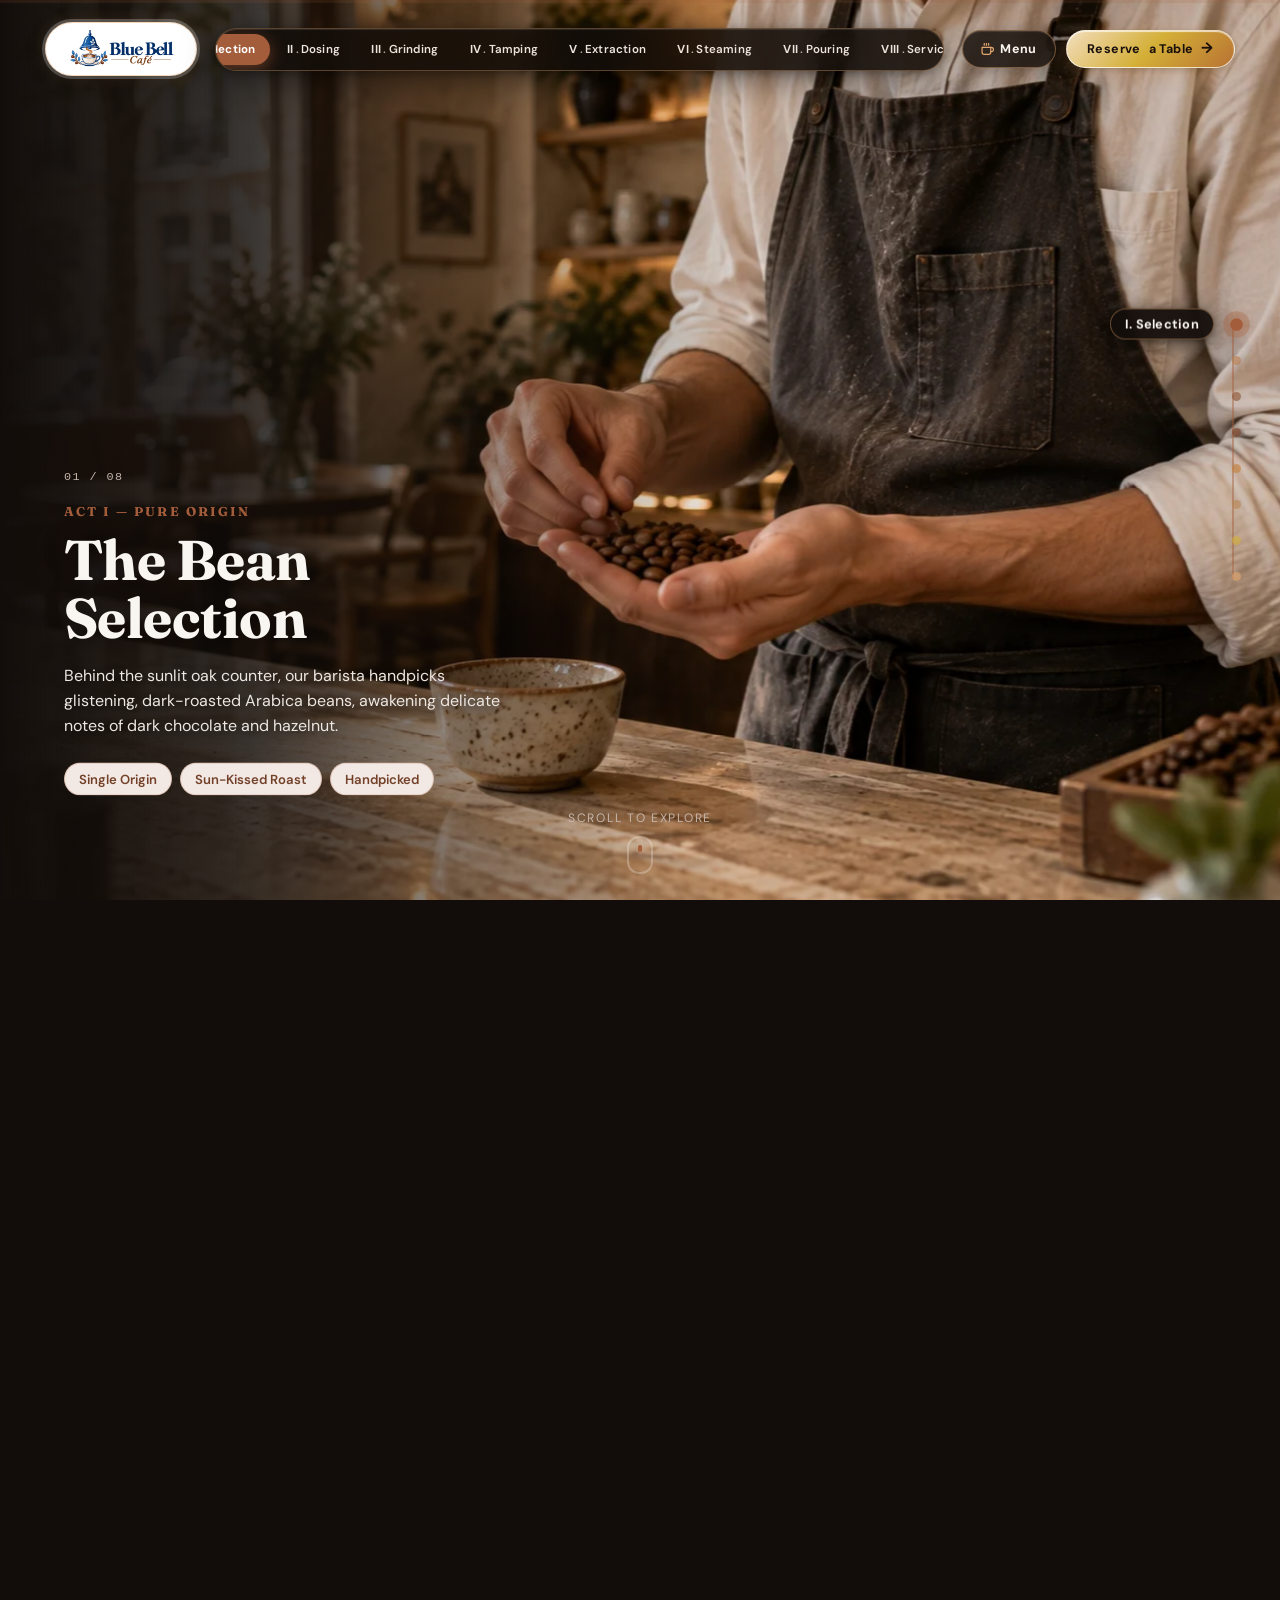
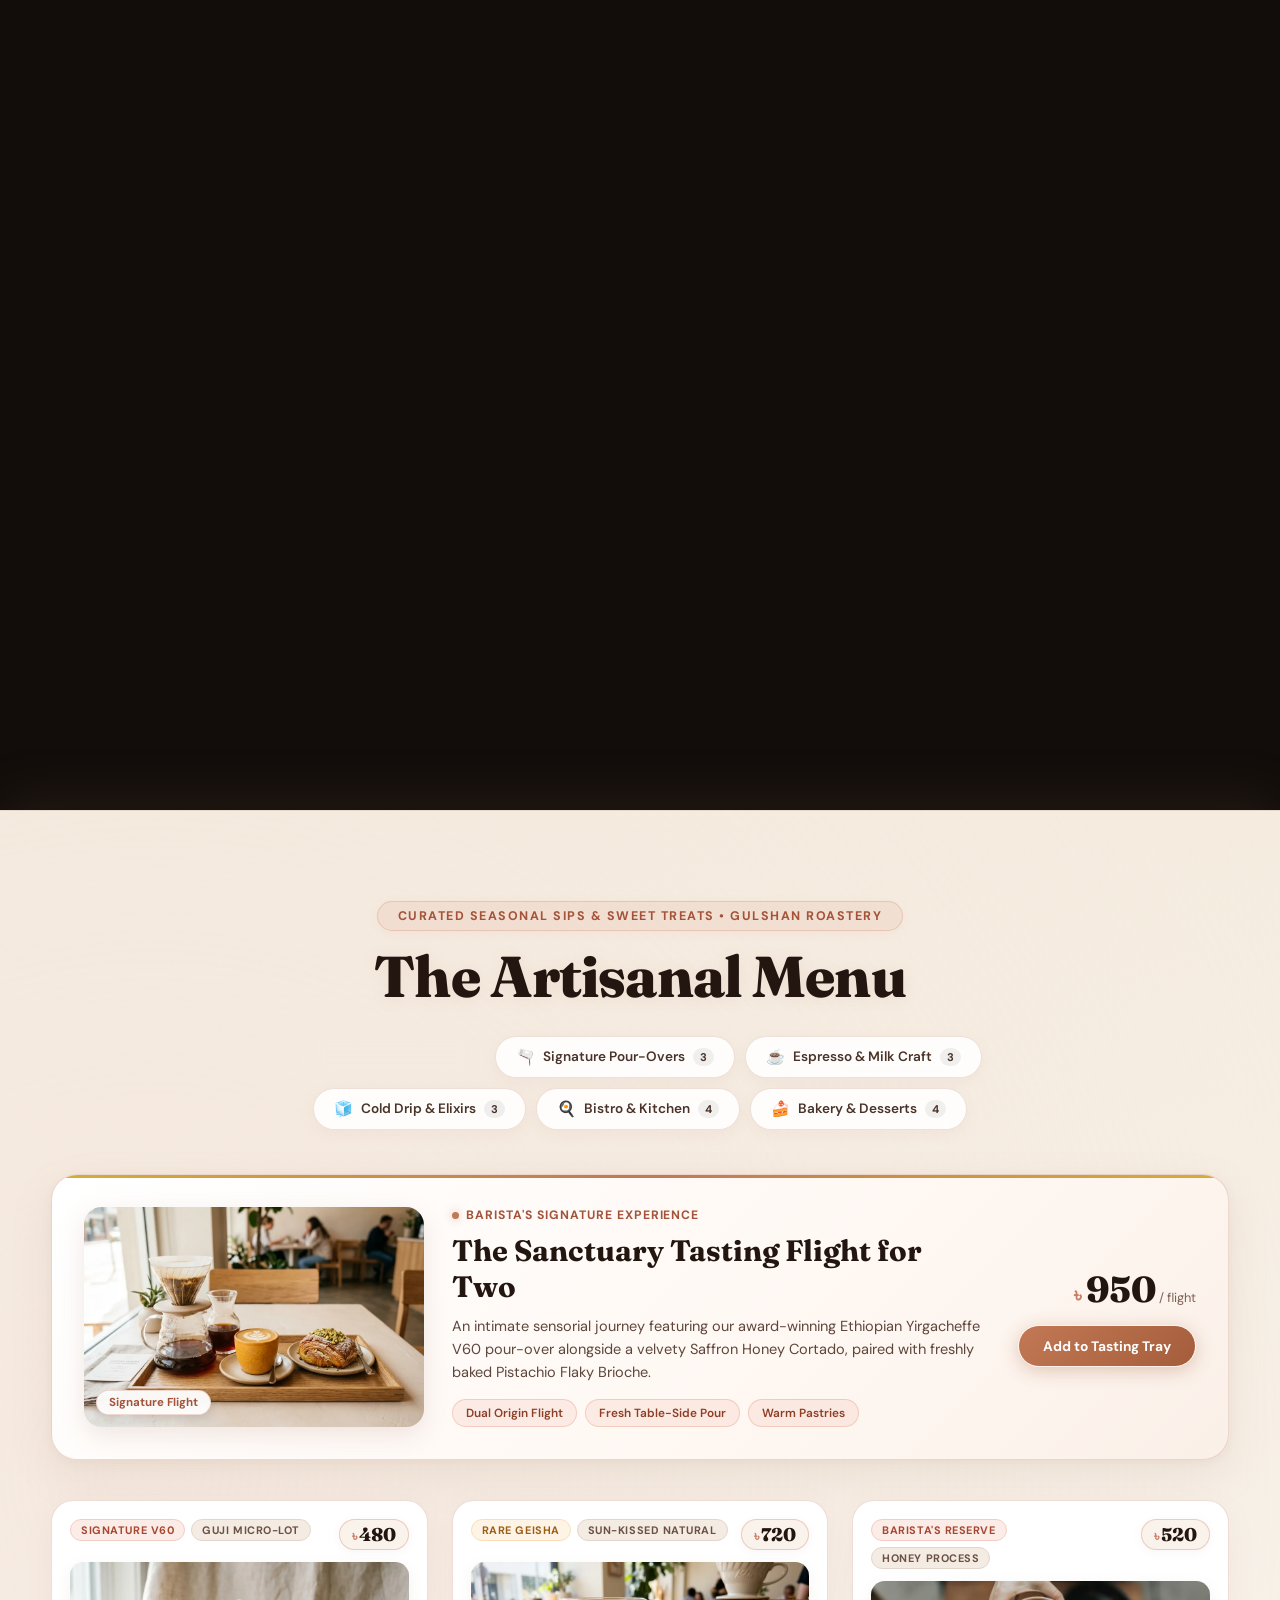
<file: index.html>
<!DOCTYPE html>
<html lang="en" dir="ltr">

<head>
  <meta charset="utf-8">
  <meta name="viewport" content="width=device-width, initial-scale=1, viewport-fit=cover">
  <meta http-equiv="X-UA-Compatible" content="IE=edge">

  <!-- Primary Page SEO -->
  <title>Blue Bell Café</title>
  <meta name="title" content="Blue Bell Café">
  <meta name="description"
    content="Experience the romantic story of artisanal coffee at Blue Bell Café in Gulshan, Dhaka. Explore our 8-chapter roasting ritual, curated bistro menu, and candlelit table service with Mr. Pudding.">
  <meta name="keywords"
    content="Blue Bell Cafe, Dhaka cafe, Gulshan roastery, specialty coffee Bangladesh, pour-over coffee, artisan bistro, Mr Pudding cat cafe, luxury dining Dhaka">
  <meta name="author" content="Blue Bell Café">
  <meta name="robots" content="index, follow">
  <meta name="theme-color" content="#231610">
  <meta name="color-scheme" content="light dark">

  <!-- Favicons & Touch Icons -->
  <link rel="icon" type="image/jpeg" href="assets/Logo and falcon/Falcon.jpg">
  <link rel="apple-touch-icon" href="assets/Logo and falcon/Falcon.jpg">

  <!-- Open Graph / Facebook -->
  <meta property="og:type" content="website">
  <meta property="og:site_name" content="Blue Bell Café">
  <meta property="og:title" content="Blue Bell Café">
  <meta property="og:description"
    content="From handpicked roasted beans to the warmth of your candlelit table. Explore our seasonal sips, bistro kitchen, and reserve your table in Gulshan.">
  <meta property="og:image" content="assets/stills/08_service.png">
  <meta property="og:locale" content="en_US">

  <!-- Twitter Card -->
  <meta name="twitter:card" content="summary_large_image">
  <meta name="twitter:title" content="Blue Bell Café">
  <meta name="twitter:description"
    content="Step into Gulshan's cinematic specialty coffee sanctuary. Taste single-origin micro-lots, Tuscan lasagna, and reserve your table with Mr. Pudding.">
  <meta name="twitter:image" content="assets/stills/08_service.png">

  <!-- Performance: Resource Hints & Font Preconnects -->
  <link rel="dns-prefetch" href="https://fonts.googleapis.com">
  <link rel="dns-prefetch" href="https://fonts.gstatic.com">
  <link rel="preconnect" href="https://fonts.googleapis.com">
  <link rel="preconnect" href="https://fonts.gstatic.com" crossorigin>
  <link
    href="https://fonts.googleapis.com/css2?family=DM+Sans:ital,opsz,wght@0,9..40,300..700;1,9..40,300..700&family=Fraunces:ital,opsz,wght@0,9..144,300..800;1,9..144,300..800&display=swap"
    rel="stylesheet">

  <!-- Core Stylesheet & Sub-stylesheets -->
  <link rel="stylesheet" href="style.css">
  <link rel="stylesheet" href="story/story.css">
  <link rel="stylesheet" href="menu/menu.css">

  <!-- High Priority Preloads for Instant Hero Experience -->
  <link rel="preload" href="assets/stills/01_selection.webp" as="image" type="image/webp" fetchpriority="high">
  <link rel="preload" href="assets/vid/01_selection.mp4" as="video" type="video/mp4" fetchpriority="high">

  <!-- Instant Prefetch for Table Reservation Parlour -->
  <link rel="prefetch" href="reservation/reservation.html">
  <link rel="prefetch" href="reservation/reservation.css">
  <link rel="prefetch" href="reservation/reservation.js">
  <link rel="prefetch" href="assets/settings/cafe_front.webp">

  <!-- Structured Data (JSON-LD) for Local Business / Cafe -->
  <script type="application/ld+json">
  {
    "@context": "https://schema.org",
    "@type": "CafeOrCoffeeShop",
    "name": "Blue Bell Café",
    "image": "assets/stills/08_service.png",
    "description": "Artisanal coffee roastery, specialty espresso bar, bistro kitchen, and intimate lounge in Gulshan, Dhaka.",
    "servesCuisine": ["Specialty Coffee", "Italian Bistro", "European Pastries", "American Brunch"],
    "address": {
      "@type": "PostalAddress",
      "addressLocality": "Gulshan-2",
      "addressRegion": "Dhaka",
      "addressCountry": "BD"
    },
    "openingHoursSpecification": [
      {
        "@type": "OpeningHoursSpecification",
        "dayOfWeek": ["Monday", "Tuesday", "Wednesday", "Thursday", "Friday"],
        "opens": "07:30",
        "closes": "23:00"
      },
      {
        "@type": "OpeningHoursSpecification",
        "dayOfWeek": ["Saturday", "Sunday"],
        "opens": "08:00",
        "closes": "12:30"
      }
    ]
  }
  </script>
</head>

<body>
  <!-- Page Entrance / Exit Crossfade Veil with Artisanal Steaming Coffee Loader -->
  <div class="page-transition-veil" id="page-transition-veil" aria-hidden="true">
    <div class="coffee-loader">
      <div class="coffee-cup-box">
        <svg class="coffee-cup-art" viewBox="0 0 100 100" width="84" height="84" fill="none"
          xmlns="http://www.w3.org/2000/svg">
          <!-- Rising Steam Tendrils -->
          <g class="steam-group">
            <path class="steam-trail s1" d="M36 34 C33 24, 40 16, 36 6" stroke="#D4AF37" stroke-width="2.5"
              stroke-linecap="round" fill="none" />
            <path class="steam-trail s2" d="M50 30 C53 20, 47 12, 51 3" stroke="#E2A76F" stroke-width="2.8"
              stroke-linecap="round" fill="none" />
            <path class="steam-trail s3" d="M64 34 C67 24, 60 16, 64 6" stroke="#D4AF37" stroke-width="2.5"
              stroke-linecap="round" fill="none" />
          </g>
          <!-- Elegant Saucer Plate -->
          <ellipse cx="50" cy="85" rx="36" ry="6" fill="#EDE4D8" stroke="#C49A6C" stroke-width="2" />
          <ellipse cx="50" cy="84" rx="28" ry="4" fill="#FAF6F0" />
          <!-- Ceramic Cup Outer Silhouette -->
          <path d="M22 42 C22 72, 32 82, 50 82 C68 82, 78 72, 78 42 Z" fill="#FFFDF9" stroke="#C49A6C"
            stroke-width="2.2" />
          <!-- Inner Coffee Surface & Rim -->
          <ellipse cx="50" cy="42" rx="28" ry="6.5" fill="#FAF6F0" stroke="#C49A6C" stroke-width="2.2" />
          <ellipse cx="50" cy="43" rx="24" ry="5" fill="#5A2E17" />
          <!-- Latte Art Rosette / Heart -->
          <path class="coffee-heart" d="M46 42 Q50 45 54 42 Q50 40 46 42 Z" fill="#FFF2E5" opacity="0.9" />
          <!-- Ergonomic Ceramic Handle -->
          <path d="M75 48 C90 48, 90 70, 72 72" stroke="#C49A6C" stroke-width="3.5" stroke-linecap="round"
            fill="none" />
          <path d="M75 51 C85 51, 85 67, 72 69" stroke="#FAF6F0" stroke-width="1.8" stroke-linecap="round"
            fill="none" />
        </svg>
        <div class="cup-ambient-glow"></div>
      </div>
      <div class="loader-caption">
        <span class="loader-status">Pouring Table Ambience...</span>
        <span class="loader-detail">Preparing your candlelit table with Mr. Pudding</span>
      </div>
    </div>
  </div>

  <div id="top"></div>
  <div class="ambient-vignette"></div>

  <!-- ======================================================================
       1. STORY SECTION (8-Act Scroll-Scrubbed Camera Flight)
       Configuration & styling housed in story/story.js & story/story.css
       ====================================================================== -->
  <div id="story-mount">
    <div id="world"></div>
  </div>

  <!-- ======================================================================
       2. ARTISANAL MENU & FOOTER SECTION
       Markup, styling & logic housed in menu/menu.html, menu/menu.css, menu/menu.js
       ====================================================================== -->
  <div id="menu-mount"></div>

  <!-- Core Camera Flight Scrub Engine -->
  <script src="scrub-engine.js"></script>

  <!-- Modular Sub-Scripts -->
  <script src="story/story.js"></script>
  <script src="menu/menu.js"></script>

  <!-- Main Client Orchestrator -->
  <script src="main.js"></script>
</body>

</html>
</file>
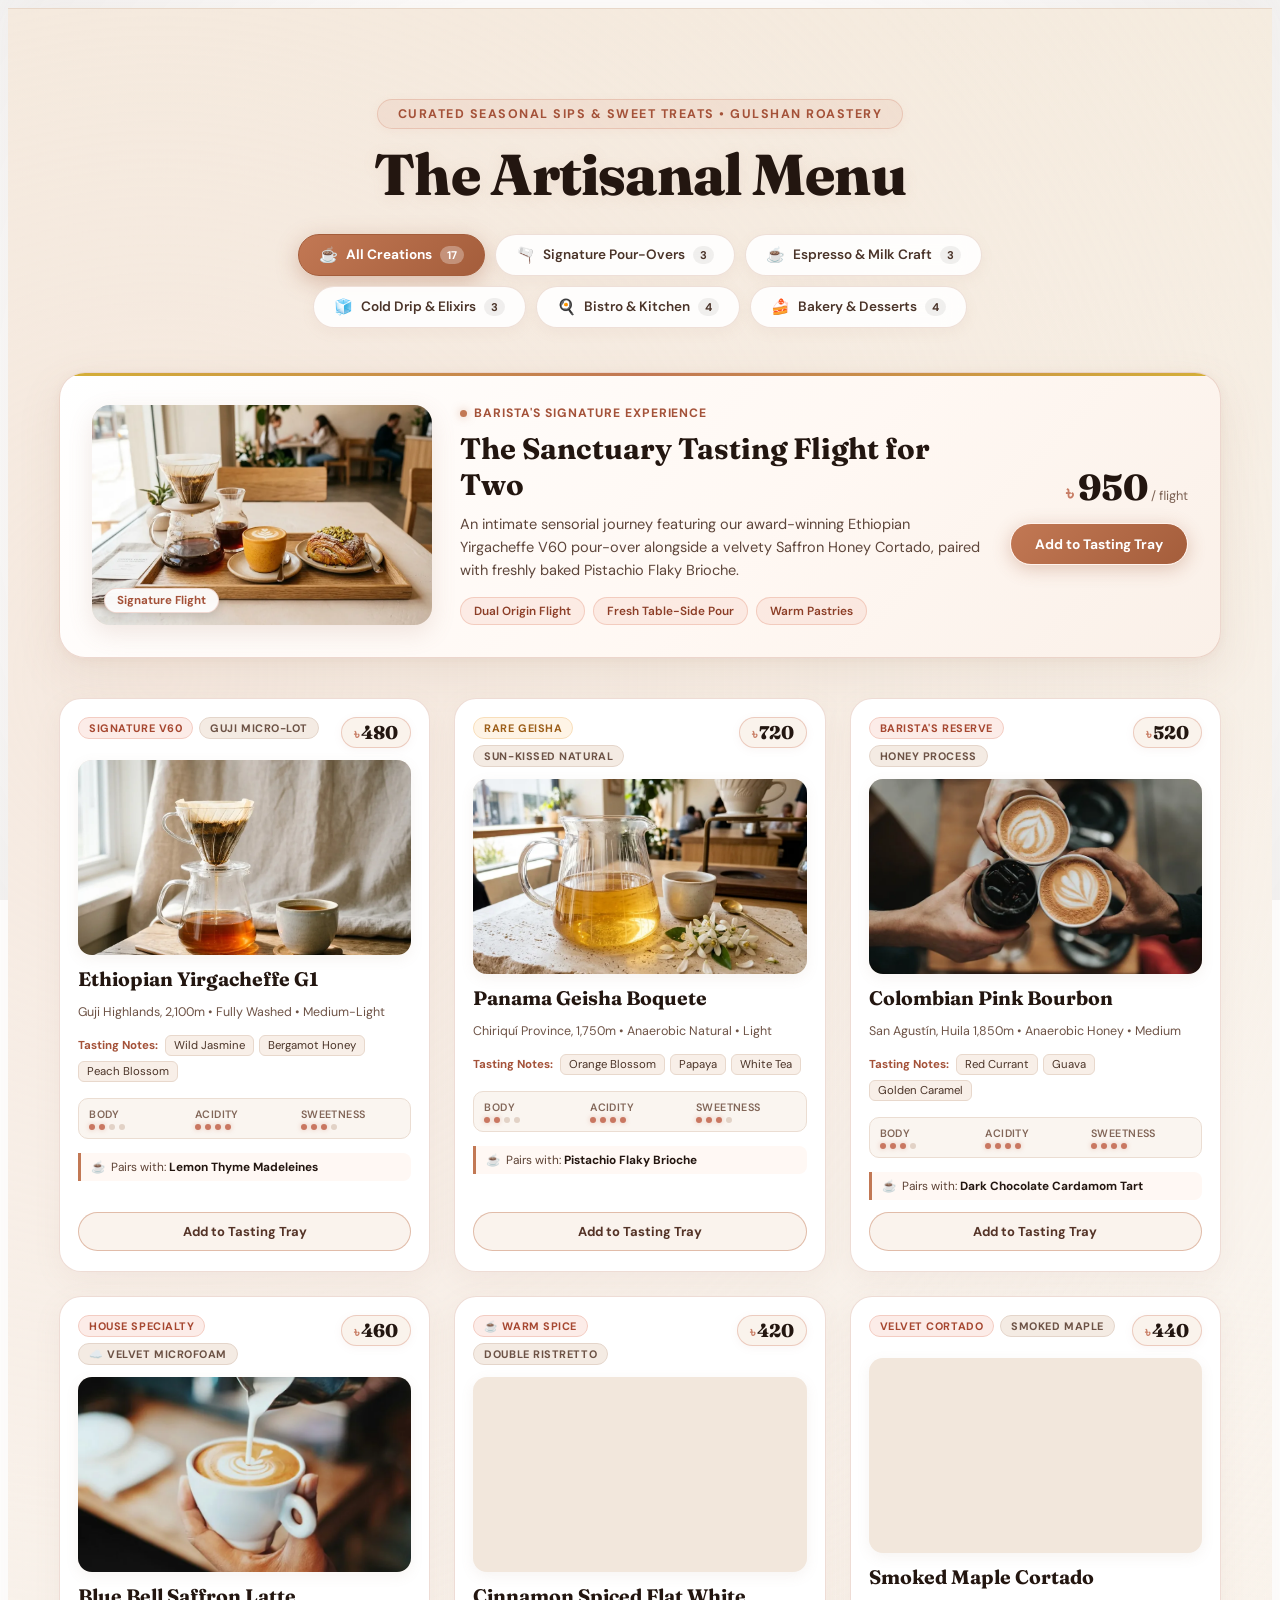
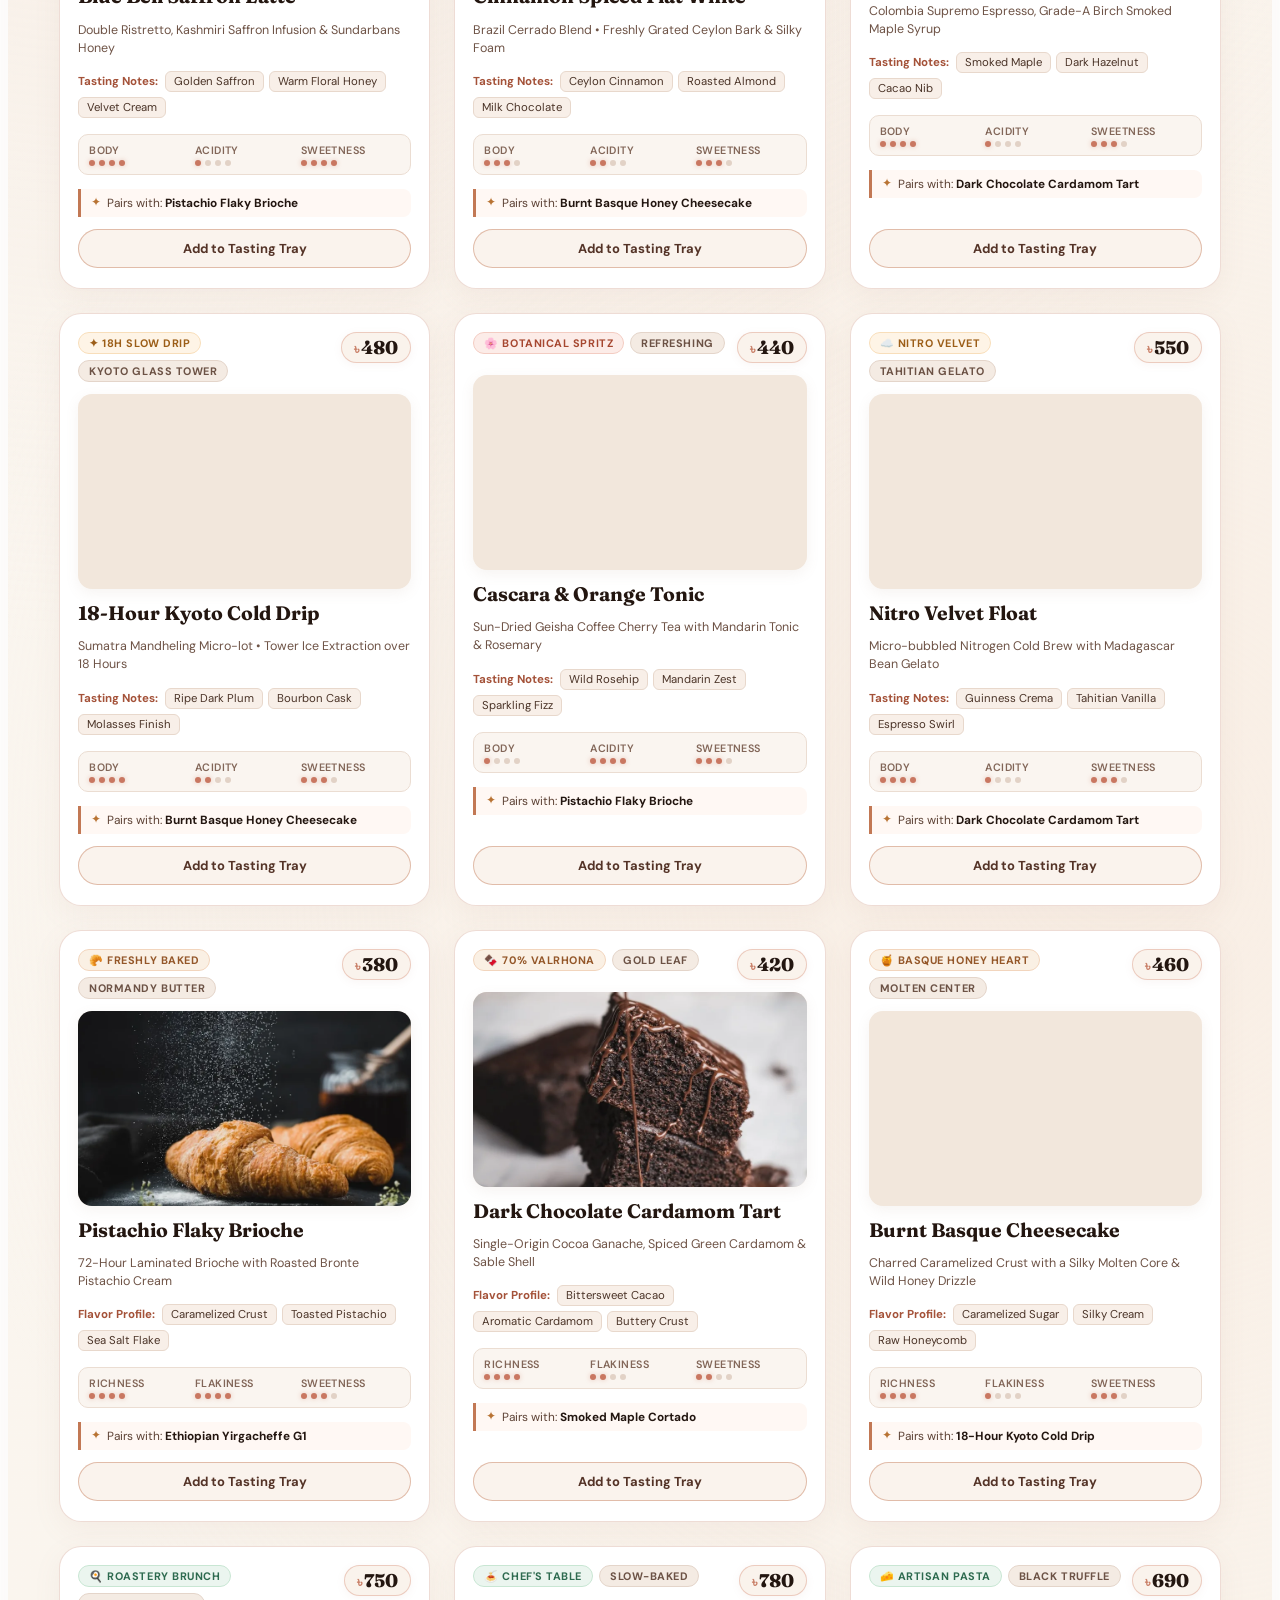
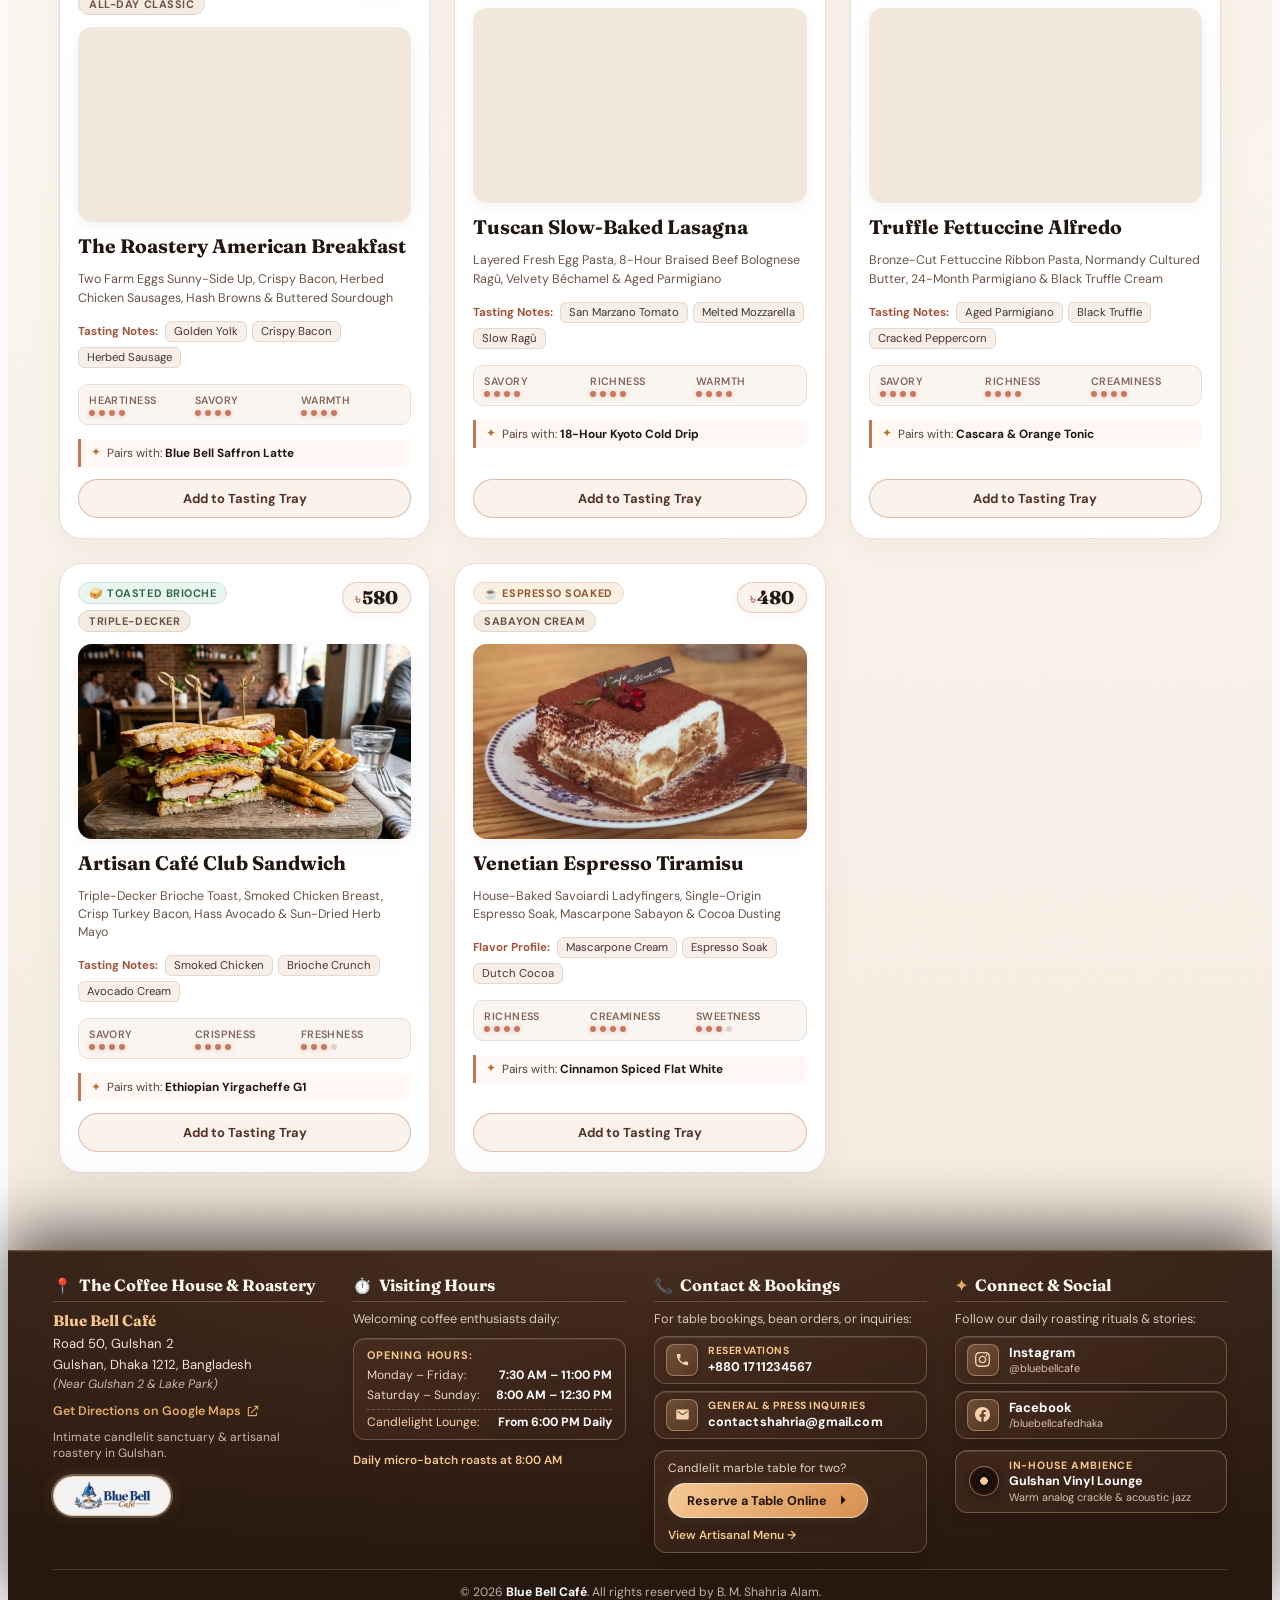
<file: menu/menu.html>
<!DOCTYPE html>
<html lang="en" dir="ltr">

<head>
  <meta charset="utf-8">
  <meta name="viewport" content="width=device-width, initial-scale=1, viewport-fit=cover">
  <meta http-equiv="X-UA-Compatible" content="IE=edge">

  <!-- Primary Page SEO -->
  <title>Artisanal Menu — Blue Bell Café</title>
  <meta name="title" content="Artisanal Menu — Blue Bell Café">
  <meta name="description"
    content="Explore Blue Bell Café's artisanal menu in Gulshan, Dhaka. Micro-batch roasts, single-origin pour-overs, Italian bistro cuisine, and freshly baked French pastries.">
  <meta name="robots" content="index, follow">
  <meta name="theme-color" content="#231610">
  <meta name="color-scheme" content="light dark">

  <!-- Favicons & Touch Icons -->
  <link rel="icon" type="image/jpeg" href="../assets/Logo and falcon/Falcon.jpg">
  <link rel="apple-touch-icon" href="../assets/Logo and falcon/Falcon.jpg">

  <!-- Fonts -->
  <link rel="dns-prefetch" href="https://fonts.googleapis.com">
  <link rel="dns-prefetch" href="https://fonts.gstatic.com">
  <link rel="preconnect" href="https://fonts.googleapis.com">
  <link rel="preconnect" href="https://fonts.gstatic.com" crossorigin>
  <link
    href="https://fonts.googleapis.com/css2?family=DM+Sans:ital,opsz,wght@0,9..40,300..700;1,9..40,300..700&family=Fraunces:ital,opsz,wght@0,9..144,300..800;1,9..144,300..800&display=swap"
    rel="stylesheet">

  <!-- Stylesheets -->
  <link rel="stylesheet" href="../style.css">
  <link rel="stylesheet" href="menu.css">
</head>

<body>
  <div id="top"></div>
  <div class="ambient-vignette"></div>

  <!-- @partial-start -->
  <!-- Menu Content -->
  <section id="cafe-menu" class="cafe-menu-section">
    <div class="menu-container">

      <!-- Section Header -->
      <header class="menu-header">
        <div class="menu-eyebrow">
          <span>Curated Seasonal Sips &amp; Sweet Treats • Gulshan Roastery</span>
        </div>
        <h2 class="menu-title">The Artisanal Menu</h2>

        <!-- Category Filter Tabs -->
        <nav class="menu-filter-nav" aria-label="Menu categories">
          <button type="button" class="menu-filter-btn is-active" data-category="all">
            <span class="tab-icon">☕</span>
            <span>All Creations</span>
            <span class="tab-count">17</span>
          </button>
          <button type="button" class="menu-filter-btn" data-category="pour-over">
            <span class="tab-icon">🫗</span>
            <span>Signature Pour-Overs</span>
            <span class="tab-count">3</span>
          </button>
          <button type="button" class="menu-filter-btn" data-category="espresso">
            <span class="tab-icon">☕</span>
            <span>Espresso &amp; Milk Craft</span>
            <span class="tab-count">3</span>
          </button>
          <button type="button" class="menu-filter-btn" data-category="cold-brew">
            <span class="tab-icon">🧊</span>
            <span>Cold Drip &amp; Elixirs</span>
            <span class="tab-count">3</span>
          </button>
          <button type="button" class="menu-filter-btn" data-category="bistro">
            <span class="tab-icon">🍳</span>
            <span>Bistro &amp; Kitchen</span>
            <span class="tab-count">4</span>
          </button>
          <button type="button" class="menu-filter-btn" data-category="bakery">
            <span class="tab-icon">🍰</span>
            <span>Bakery &amp; Desserts</span>
            <span class="tab-count">4</span>
          </button>
        </nav>
      </header>

      <!-- Spotlight Feature Card: Roaster's Tasting Flight -->
      <div class="menu-spotlight-card">
        <div class="spotlight-media">
          <img src="../assets/menu/flight_for_two.webp" decoding="async" alt="The Sanctuary Tasting Flight for Two" class="spotlight-img"
            loading="lazy">
          <span class="spotlight-media-tag">Signature Flight</span>
        </div>
        <div class="spotlight-content">
          <div class="spotlight-badge">
            <span class="badge-dot"></span>
            <span>Barista's Signature Experience</span>
          </div>
          <h3 class="spotlight-title">The Sanctuary Tasting Flight for Two</h3>
          <p class="spotlight-desc">
            An intimate sensorial journey featuring our award-winning Ethiopian Yirgacheffe V60 pour-over alongside a
            velvety Saffron Honey Cortado, paired with freshly baked Pistachio Flaky Brioche.
          </p>
          <div class="spotlight-tags">
            <span class="spotlight-tag">Dual Origin Flight</span>
            <span class="spotlight-tag">Fresh Table-Side Pour</span>
            <span class="spotlight-tag">Warm Pastries</span>
          </div>
        </div>
        <div class="spotlight-action">
          <div class="spotlight-price">
            <span class="currency">৳</span>
            <span class="amount">950</span>
            <span class="price-unit">/ flight</span>
          </div>
          <div class="card-tray-control spotlight-tray-control">
            <button type="button" class="add-to-tray-btn spotlight-btn" data-id="flight-01"
              data-name="Sanctuary Tasting Flight for Two" data-price="950" data-cat="pour-over">
              <span>Add to Tasting Tray</span>
            </button>
            <div class="tray-qty-stepper" role="group" aria-label="Quantity selector">
              <button type="button" class="qty-step-btn qty-minus" aria-label="Decrease quantity"
                title="Decrease">−</button>
              <div class="qty-step-display">
                <span class="qty-step-value">1</span>
                <span class="qty-step-label">qty</span>
              </div>
              <button type="button" class="qty-step-btn qty-plus" aria-label="Increase quantity"
                title="Increase">+</button>
            </div>
          </div>
        </div>
      </div>

      <!-- Menu Grid: 17 Artisanal Items Across 5 Categories -->
      <div class="menu-grid" id="menu-grid">

        <!-- ITEM 1: Ethiopian Yirgacheffe G1 -->
        <article class="menu-card" data-category="pour-over">
          <div class="card-top">
            <div class="card-badges">
              <span class="card-badge badge-signature">Signature V60</span>
              <span class="card-badge badge-light">Guji Micro-Lot</span>
            </div>
            <div class="card-price">
              <span class="currency">৳</span><span class="amount">480</span>
            </div>
          </div>
          <div class="card-img-wrap">
            <img src="../assets/menu/yirgacheffe_v60.webp" decoding="async" alt="Ethiopian Yirgacheffe G1" class="card-img" loading="lazy">
          </div>
          <h4 class="card-title">Ethiopian Yirgacheffe G1</h4>
          <p class="card-terroir">Guji Highlands, 2,100m • Fully Washed • Medium-Light</p>
          <p class="card-notes">
            <span class="note-label">Tasting Notes:</span>
            <span class="note-pill">Wild Jasmine</span>
            <span class="note-pill">Bergamot Honey</span>
            <span class="note-pill">Peach Blossom</span>
          </p>
          <div class="card-metrics">
            <div class="metric-item">
              <span class="metric-name">Body</span>
              <div class="metric-dots"><span class="dot filled"></span><span class="dot filled"></span><span
                  class="dot"></span><span class="dot"></span></div>
            </div>
            <div class="metric-item">
              <span class="metric-name">Acidity</span>
              <div class="metric-dots"><span class="dot filled"></span><span class="dot filled"></span><span
                  class="dot filled"></span><span class="dot filled"></span></div>
            </div>
            <div class="metric-item">
              <span class="metric-name">Sweetness</span>
              <div class="metric-dots"><span class="dot filled"></span><span class="dot filled"></span><span
                  class="dot filled"></span><span class="dot"></span></div>
            </div>
          </div>
          <div class="card-pairing">
            <span class="pairing-icon">☕</span>
            <span>Pairs with: <strong>Lemon Thyme Madeleines</strong></span>
          </div>
          <div class="card-tray-control">
            <button type="button" class="add-to-tray-btn" data-id="po-01" data-name="Ethiopian Yirgacheffe G1"
              data-price="480" data-cat="pour-over">
              <span>Add to Tasting Tray</span>
            </button>
            <div class="tray-qty-stepper" role="group" aria-label="Quantity selector">
              <button type="button" class="qty-step-btn qty-minus" aria-label="Decrease quantity"
                title="Decrease">−</button>
              <div class="qty-step-display">
                <span class="qty-step-value">1</span>
                <span class="qty-step-label">qty</span>
              </div>
              <button type="button" class="qty-step-btn qty-plus" aria-label="Increase quantity"
                title="Increase">+</button>
            </div>
          </div>
        </article>

        <!-- ITEM 2: Panama Geisha Boquete Estate -->
        <article class="menu-card" data-category="pour-over">
          <div class="card-top">
            <div class="card-badges">
              <span class="card-badge badge-reserve">Rare Geisha</span>
              <span class="card-badge badge-light">Sun-Kissed Natural</span>
            </div>
            <div class="card-price">
              <span class="currency">৳</span><span class="amount">720</span>
            </div>
          </div>
          <div class="card-img-wrap">
            <img src="../assets/menu/panama_geisha.webp" decoding="async" alt="Panama Geisha Boquete" class="card-img" loading="lazy">
          </div>
          <h4 class="card-title">Panama Geisha Boquete</h4>
          <p class="card-terroir">Chiriquí Province, 1,750m • Anaerobic Natural • Light</p>
          <p class="card-notes">
            <span class="note-label">Tasting Notes:</span>
            <span class="note-pill">Orange Blossom</span>
            <span class="note-pill">Papaya</span>
            <span class="note-pill">White Tea</span>
          </p>
          <div class="card-metrics">
            <div class="metric-item">
              <span class="metric-name">Body</span>
              <div class="metric-dots"><span class="dot filled"></span><span class="dot filled"></span><span
                  class="dot"></span><span class="dot"></span></div>
            </div>
            <div class="metric-item">
              <span class="metric-name">Acidity</span>
              <div class="metric-dots"><span class="dot filled"></span><span class="dot filled"></span><span
                  class="dot filled"></span><span class="dot filled"></span></div>
            </div>
            <div class="metric-item">
              <span class="metric-name">Sweetness</span>
              <div class="metric-dots"><span class="dot filled"></span><span class="dot filled"></span><span
                  class="dot filled"></span><span class="dot"></span></div>
            </div>
          </div>
          <div class="card-pairing">
            <span class="pairing-icon">☕</span>
            <span>Pairs with: <strong>Pistachio Flaky Brioche</strong></span>
          </div>
          <div class="card-tray-control">
            <button type="button" class="add-to-tray-btn" data-id="po-02" data-name="Panama Geisha Boquete"
              data-price="720" data-cat="pour-over">
              <span>Add to Tasting Tray</span>
            </button>
            <div class="tray-qty-stepper" role="group" aria-label="Quantity selector">
              <button type="button" class="qty-step-btn qty-minus" aria-label="Decrease quantity"
                title="Decrease">−</button>
              <div class="qty-step-display">
                <span class="qty-step-value">1</span>
                <span class="qty-step-label">qty</span>
              </div>
              <button type="button" class="qty-step-btn qty-plus" aria-label="Increase quantity"
                title="Increase">+</button>
            </div>
          </div>
        </article>

        <!-- ITEM 3: Colombian Huila Pink Bourbon -->
        <article class="menu-card" data-category="pour-over">
          <div class="card-top">
            <div class="card-badges">
              <span class="card-badge badge-signature">Barista's Reserve</span>
              <span class="card-badge badge-light">Honey Process</span>
            </div>
            <div class="card-price">
              <span class="currency">৳</span><span class="amount">520</span>
            </div>
          </div>
          <div class="card-img-wrap">
            <img src="../assets/menu/pink_bourbon.webp" decoding="async" alt="Colombian Pink Bourbon" class="card-img" loading="lazy">
          </div>
          <h4 class="card-title">Colombian Pink Bourbon</h4>
          <p class="card-terroir">San Agustín, Huila 1,850m • Anaerobic Honey • Medium</p>
          <p class="card-notes">
            <span class="note-label">Tasting Notes:</span>
            <span class="note-pill">Red Currant</span>
            <span class="note-pill">Guava</span>
            <span class="note-pill">Golden Caramel</span>
          </p>
          <div class="card-metrics">
            <div class="metric-item">
              <span class="metric-name">Body</span>
              <div class="metric-dots"><span class="dot filled"></span><span class="dot filled"></span><span
                  class="dot filled"></span><span class="dot"></span></div>
            </div>
            <div class="metric-item">
              <span class="metric-name">Acidity</span>
              <div class="metric-dots"><span class="dot filled"></span><span class="dot filled"></span><span
                  class="dot filled"></span><span class="dot filled"></span></div>
            </div>
            <div class="metric-item">
              <span class="metric-name">Sweetness</span>
              <div class="metric-dots"><span class="dot filled"></span><span class="dot filled"></span><span
                  class="dot filled"></span><span class="dot filled"></span></div>
            </div>
          </div>
          <div class="card-pairing">
            <span class="pairing-icon">☕</span>
            <span>Pairs with: <strong>Dark Chocolate Cardamom Tart</strong></span>
          </div>
          <div class="card-tray-control">
            <button type="button" class="add-to-tray-btn" data-id="po-03" data-name="Colombian Pink Bourbon"
              data-price="520" data-cat="pour-over">
              <span>Add to Tasting Tray</span>
            </button>
            <div class="tray-qty-stepper" role="group" aria-label="Quantity selector">
              <button type="button" class="qty-step-btn qty-minus" aria-label="Decrease quantity"
                title="Decrease">−</button>
              <div class="qty-step-display">
                <span class="qty-step-value">1</span>
                <span class="qty-step-label">qty</span>
              </div>
              <button type="button" class="qty-step-btn qty-plus" aria-label="Increase quantity"
                title="Increase">+</button>
            </div>
          </div>
        </article>

        <!-- ITEM 4: Blue Bell Saffron Honey Latte -->
        <article class="menu-card" data-category="espresso">
          <div class="card-top">
            <div class="card-badges">
              <span class="card-badge badge-signature">House Specialty</span>
              <span class="card-badge badge-light">☁️ Velvet Microfoam</span>
            </div>
            <div class="card-price">
              <span class="currency">৳</span><span class="amount">460</span>
            </div>
          </div>
          <div class="card-img-wrap">
            <img src="../assets/menu/saffron_latte.webp" decoding="async" alt="Blue Bell Saffron Latte" class="card-img" loading="lazy">
          </div>
          <h4 class="card-title">Blue Bell Saffron Latte</h4>
          <p class="card-terroir">Double Ristretto, Kashmiri Saffron Infusion &amp; Sundarbans Honey</p>
          <p class="card-notes">
            <span class="note-label">Tasting Notes:</span>
            <span class="note-pill">Golden Saffron</span>
            <span class="note-pill">Warm Floral Honey</span>
            <span class="note-pill">Velvet Cream</span>
          </p>
          <div class="card-metrics">
            <div class="metric-item">
              <span class="metric-name">Body</span>
              <div class="metric-dots"><span class="dot filled"></span><span class="dot filled"></span><span
                  class="dot filled"></span><span class="dot filled"></span></div>
            </div>
            <div class="metric-item">
              <span class="metric-name">Acidity</span>
              <div class="metric-dots"><span class="dot filled"></span><span class="dot"></span><span
                  class="dot"></span><span class="dot"></span></div>
            </div>
            <div class="metric-item">
              <span class="metric-name">Sweetness</span>
              <div class="metric-dots"><span class="dot filled"></span><span class="dot filled"></span><span
                  class="dot filled"></span><span class="dot filled"></span></div>
            </div>
          </div>
          <div class="card-pairing">
            <span class="pairing-icon">✦</span>
            <span>Pairs with: <strong>Pistachio Flaky Brioche</strong></span>
          </div>
          <div class="card-tray-control">
            <button type="button" class="add-to-tray-btn" data-id="esp-01" data-name="Blue Bell Saffron Latte"
              data-price="460" data-cat="espresso">
              <span>Add to Tasting Tray</span>
            </button>
            <div class="tray-qty-stepper" role="group" aria-label="Quantity selector">
              <button type="button" class="qty-step-btn qty-minus" aria-label="Decrease quantity"
                title="Decrease">−</button>
              <div class="qty-step-display">
                <span class="qty-step-value">1</span>
                <span class="qty-step-label">qty</span>
              </div>
              <button type="button" class="qty-step-btn qty-plus" aria-label="Increase quantity"
                title="Increase">+</button>
            </div>
          </div>
        </article>

        <!-- ITEM 5: Cinnamon Spiced Flat White -->
        <article class="menu-card" data-category="espresso">
          <div class="card-top">
            <div class="card-badges">
              <span class="card-badge badge-signature">☕ Warm Spice</span>
              <span class="card-badge badge-light">Double Ristretto</span>
            </div>
            <div class="card-price">
              <span class="currency">৳</span><span class="amount">420</span>
            </div>
          </div>
          <div class="card-img-wrap">
            <img src="../assets/menu/cinnamon_flatwhite.webp" decoding="async" alt="Cinnamon Spiced Flat White" class="card-img"
              loading="lazy">
          </div>
          <h4 class="card-title">Cinnamon Spiced Flat White</h4>
          <p class="card-terroir">Brazil Cerrado Blend • Freshly Grated Ceylon Bark &amp; Silky Foam</p>
          <p class="card-notes">
            <span class="note-label">Tasting Notes:</span>
            <span class="note-pill">Ceylon Cinnamon</span>
            <span class="note-pill">Roasted Almond</span>
            <span class="note-pill">Milk Chocolate</span>
          </p>
          <div class="card-metrics">
            <div class="metric-item">
              <span class="metric-name">Body</span>
              <div class="metric-dots"><span class="dot filled"></span><span class="dot filled"></span><span
                  class="dot filled"></span><span class="dot"></span></div>
            </div>
            <div class="metric-item">
              <span class="metric-name">Acidity</span>
              <div class="metric-dots"><span class="dot filled"></span><span class="dot filled"></span><span
                  class="dot"></span><span class="dot"></span></div>
            </div>
            <div class="metric-item">
              <span class="metric-name">Sweetness</span>
              <div class="metric-dots"><span class="dot filled"></span><span class="dot filled"></span><span
                  class="dot filled"></span><span class="dot"></span></div>
            </div>
          </div>
          <div class="card-pairing">
            <span class="pairing-icon">✦</span>
            <span>Pairs with: <strong>Burnt Basque Honey Cheesecake</strong></span>
          </div>
          <div class="card-tray-control">
            <button type="button" class="add-to-tray-btn" data-id="esp-02" data-name="Cinnamon Spiced Flat White"
              data-price="420" data-cat="espresso">
              <span>Add to Tasting Tray</span>
            </button>
            <div class="tray-qty-stepper" role="group" aria-label="Quantity selector">
              <button type="button" class="qty-step-btn qty-minus" aria-label="Decrease quantity"
                title="Decrease">−</button>
              <div class="qty-step-display">
                <span class="qty-step-value">1</span>
                <span class="qty-step-label">qty</span>
              </div>
              <button type="button" class="qty-step-btn qty-plus" aria-label="Increase quantity"
                title="Increase">+</button>
            </div>
          </div>
        </article>

        <!-- ITEM 6: Smoked Maple Cortado -->
        <article class="menu-card" data-category="espresso">
          <div class="card-top">
            <div class="card-badges">
              <span class="card-badge badge-signature">Velvet Cortado</span>
              <span class="card-badge badge-light">Smoked Maple</span>
            </div>
            <div class="card-price">
              <span class="currency">৳</span><span class="amount">440</span>
            </div>
          </div>
          <div class="card-img-wrap">
            <img src="../assets/menu/maple_cortado.webp" decoding="async" alt="Smoked Maple Cortado" class="card-img" loading="lazy">
          </div>
          <h4 class="card-title">Smoked Maple Cortado</h4>
          <p class="card-terroir">Colombia Supremo Espresso, Grade-A Birch Smoked Maple Syrup</p>
          <p class="card-notes">
            <span class="note-label">Tasting Notes:</span>
            <span class="note-pill">Smoked Maple</span>
            <span class="note-pill">Dark Hazelnut</span>
            <span class="note-pill">Cacao Nib</span>
          </p>
          <div class="card-metrics">
            <div class="metric-item">
              <span class="metric-name">Body</span>
              <div class="metric-dots"><span class="dot filled"></span><span class="dot filled"></span><span
                  class="dot filled"></span><span class="dot filled"></span></div>
            </div>
            <div class="metric-item">
              <span class="metric-name">Acidity</span>
              <div class="metric-dots"><span class="dot filled"></span><span class="dot"></span><span
                  class="dot"></span><span class="dot"></span></div>
            </div>
            <div class="metric-item">
              <span class="metric-name">Sweetness</span>
              <div class="metric-dots"><span class="dot filled"></span><span class="dot filled"></span><span
                  class="dot filled"></span><span class="dot"></span></div>
            </div>
          </div>
          <div class="card-pairing">
            <span class="pairing-icon">✦</span>
            <span>Pairs with: <strong>Dark Chocolate Cardamom Tart</strong></span>
          </div>
          <div class="card-tray-control">
            <button type="button" class="add-to-tray-btn" data-id="esp-03" data-name="Smoked Maple Cortado"
              data-price="440" data-cat="espresso">
              <span>Add to Tasting Tray</span>
            </button>
            <div class="tray-qty-stepper" role="group" aria-label="Quantity selector">
              <button type="button" class="qty-step-btn qty-minus" aria-label="Decrease quantity"
                title="Decrease">−</button>
              <div class="qty-step-display">
                <span class="qty-step-value">1</span>
                <span class="qty-step-label">qty</span>
              </div>
              <button type="button" class="qty-step-btn qty-plus" aria-label="Increase quantity"
                title="Increase">+</button>
            </div>
          </div>
        </article>

        <!-- ITEM 7: 18-Hour Kyoto Slow Cold Drip -->
        <article class="menu-card" data-category="cold-brew">
          <div class="card-top">
            <div class="card-badges">
              <span class="card-badge badge-reserve">✦ 18h Slow Drip</span>
              <span class="card-badge badge-light">Kyoto Glass Tower</span>
            </div>
            <div class="card-price">
              <span class="currency">৳</span><span class="amount">480</span>
            </div>
          </div>
          <div class="card-img-wrap">
            <img src="../assets/menu/kyoto_cold_drip.webp" decoding="async" alt="18-Hour Kyoto Cold Drip" class="card-img" loading="lazy">
          </div>
          <h4 class="card-title">18-Hour Kyoto Cold Drip</h4>
          <p class="card-terroir">Sumatra Mandheling Micro-lot • Tower Ice Extraction over 18 Hours</p>
          <p class="card-notes">
            <span class="note-label">Tasting Notes:</span>
            <span class="note-pill">Ripe Dark Plum</span>
            <span class="note-pill">Bourbon Cask</span>
            <span class="note-pill">Molasses Finish</span>
          </p>
          <div class="card-metrics">
            <div class="metric-item">
              <span class="metric-name">Body</span>
              <div class="metric-dots"><span class="dot filled"></span><span class="dot filled"></span><span
                  class="dot filled"></span><span class="dot filled"></span></div>
            </div>
            <div class="metric-item">
              <span class="metric-name">Acidity</span>
              <div class="metric-dots"><span class="dot filled"></span><span class="dot filled"></span><span
                  class="dot"></span><span class="dot"></span></div>
            </div>
            <div class="metric-item">
              <span class="metric-name">Sweetness</span>
              <div class="metric-dots"><span class="dot filled"></span><span class="dot filled"></span><span
                  class="dot filled"></span><span class="dot"></span></div>
            </div>
          </div>
          <div class="card-pairing">
            <span class="pairing-icon">✦</span>
            <span>Pairs with: <strong>Burnt Basque Honey Cheesecake</strong></span>
          </div>
          <div class="card-tray-control">
            <button type="button" class="add-to-tray-btn" data-id="cb-01" data-name="18-Hour Kyoto Cold Drip"
              data-price="480" data-cat="cold-brew">
              <span>Add to Tasting Tray</span>
            </button>
            <div class="tray-qty-stepper" role="group" aria-label="Quantity selector">
              <button type="button" class="qty-step-btn qty-minus" aria-label="Decrease quantity"
                title="Decrease">−</button>
              <div class="qty-step-display">
                <span class="qty-step-value">1</span>
                <span class="qty-step-label">qty</span>
              </div>
              <button type="button" class="qty-step-btn qty-plus" aria-label="Increase quantity"
                title="Increase">+</button>
            </div>
          </div>
        </article>

        <!-- ITEM 8: Cascara & Orange Blossom Tonic -->
        <article class="menu-card" data-category="cold-brew">
          <div class="card-top">
            <div class="card-badges">
              <span class="card-badge badge-signature">🌸 Botanical Spritz</span>
              <span class="card-badge badge-light">Refreshing</span>
            </div>
            <div class="card-price">
              <span class="currency">৳</span><span class="amount">440</span>
            </div>
          </div>
          <div class="card-img-wrap">
            <img src="../assets/menu/cascara_tonic.webp" decoding="async" alt="Cascara &amp; Orange Tonic" class="card-img" loading="lazy">
          </div>
          <h4 class="card-title">Cascara &amp; Orange Tonic</h4>
          <p class="card-terroir">Sun-Dried Geisha Coffee Cherry Tea with Mandarin Tonic &amp; Rosemary</p>
          <p class="card-notes">
            <span class="note-label">Tasting Notes:</span>
            <span class="note-pill">Wild Rosehip</span>
            <span class="note-pill">Mandarin Zest</span>
            <span class="note-pill">Sparkling Fizz</span>
          </p>
          <div class="card-metrics">
            <div class="metric-item">
              <span class="metric-name">Body</span>
              <div class="metric-dots"><span class="dot filled"></span><span class="dot"></span><span
                  class="dot"></span><span class="dot"></span></div>
            </div>
            <div class="metric-item">
              <span class="metric-name">Acidity</span>
              <div class="metric-dots"><span class="dot filled"></span><span class="dot filled"></span><span
                  class="dot filled"></span><span class="dot filled"></span></div>
            </div>
            <div class="metric-item">
              <span class="metric-name">Sweetness</span>
              <div class="metric-dots"><span class="dot filled"></span><span class="dot filled"></span><span
                  class="dot filled"></span><span class="dot"></span></div>
            </div>
          </div>
          <div class="card-pairing">
            <span class="pairing-icon">✦</span>
            <span>Pairs with: <strong>Pistachio Flaky Brioche</strong></span>
          </div>
          <div class="card-tray-control">
            <button type="button" class="add-to-tray-btn" data-id="cb-02" data-name="Cascara &amp; Orange Tonic"
              data-price="440" data-cat="cold-brew">
              <span>Add to Tasting Tray</span>
            </button>
            <div class="tray-qty-stepper" role="group" aria-label="Quantity selector">
              <button type="button" class="qty-step-btn qty-minus" aria-label="Decrease quantity"
                title="Decrease">−</button>
              <div class="qty-step-display">
                <span class="qty-step-value">1</span>
                <span class="qty-step-label">qty</span>
              </div>
              <button type="button" class="qty-step-btn qty-plus" aria-label="Increase quantity"
                title="Increase">+</button>
            </div>
          </div>
        </article>

        <!-- ITEM 9: Nitro Velvet Espresso Float -->
        <article class="menu-card" data-category="cold-brew">
          <div class="card-top">
            <div class="card-badges">
              <span class="card-badge badge-reserve">☁️ Nitro Velvet</span>
              <span class="card-badge badge-light">Tahitian Gelato</span>
            </div>
            <div class="card-price">
              <span class="currency">৳</span><span class="amount">550</span>
            </div>
          </div>
          <div class="card-img-wrap">
            <img src="../assets/menu/nitro_float.webp" decoding="async" alt="Nitro Velvet Float" class="card-img" loading="lazy">
          </div>
          <h4 class="card-title">Nitro Velvet Float</h4>
          <p class="card-terroir">Micro-bubbled Nitrogen Cold Brew with Madagascar Bean Gelato</p>
          <p class="card-notes">
            <span class="note-label">Tasting Notes:</span>
            <span class="note-pill">Guinness Crema</span>
            <span class="note-pill">Tahitian Vanilla</span>
            <span class="note-pill">Espresso Swirl</span>
          </p>
          <div class="card-metrics">
            <div class="metric-item">
              <span class="metric-name">Body</span>
              <div class="metric-dots"><span class="dot filled"></span><span class="dot filled"></span><span
                  class="dot filled"></span><span class="dot filled"></span></div>
            </div>
            <div class="metric-item">
              <span class="metric-name">Acidity</span>
              <div class="metric-dots"><span class="dot filled"></span><span class="dot"></span><span
                  class="dot"></span><span class="dot"></span></div>
            </div>
            <div class="metric-item">
              <span class="metric-name">Sweetness</span>
              <div class="metric-dots"><span class="dot filled"></span><span class="dot filled"></span><span
                  class="dot filled"></span><span class="dot"></span></div>
            </div>
          </div>
          <div class="card-pairing">
            <span class="pairing-icon">✦</span>
            <span>Pairs with: <strong>Dark Chocolate Cardamom Tart</strong></span>
          </div>
          <div class="card-tray-control">
            <button type="button" class="add-to-tray-btn" data-id="cb-03" data-name="Nitro Velvet Float"
              data-price="550" data-cat="cold-brew">
              <span>Add to Tasting Tray</span>
            </button>
            <div class="tray-qty-stepper" role="group" aria-label="Quantity selector">
              <button type="button" class="qty-step-btn qty-minus" aria-label="Decrease quantity"
                title="Decrease">−</button>
              <div class="qty-step-display">
                <span class="qty-step-value">1</span>
                <span class="qty-step-label">qty</span>
              </div>
              <button type="button" class="qty-step-btn qty-plus" aria-label="Increase quantity"
                title="Increase">+</button>
            </div>
          </div>
        </article>

        <!-- ITEM 10: Pistachio Flaky Brioche -->
        <article class="menu-card" data-category="bakery">
          <div class="card-top">
            <div class="card-badges">
              <span class="card-badge badge-bakery">🥐 Freshly Baked</span>
              <span class="card-badge badge-light">Normandy Butter</span>
            </div>
            <div class="card-price">
              <span class="currency">৳</span><span class="amount">380</span>
            </div>
          </div>
          <div class="card-img-wrap">
            <img src="../assets/menu/pistachio_brioche.webp" decoding="async" alt="Pistachio Flaky Brioche" class="card-img" loading="lazy">
          </div>
          <h4 class="card-title">Pistachio Flaky Brioche</h4>
          <p class="card-terroir">72-Hour Laminated Brioche with Roasted Bronte Pistachio Cream</p>
          <p class="card-notes">
            <span class="note-label">Flavor Profile:</span>
            <span class="note-pill">Caramelized Crust</span>
            <span class="note-pill">Toasted Pistachio</span>
            <span class="note-pill">Sea Salt Flake</span>
          </p>
          <div class="card-metrics">
            <div class="metric-item">
              <span class="metric-name">Richness</span>
              <div class="metric-dots"><span class="dot filled"></span><span class="dot filled"></span><span
                  class="dot filled"></span><span class="dot filled"></span></div>
            </div>
            <div class="metric-item">
              <span class="metric-name">Flakiness</span>
              <div class="metric-dots"><span class="dot filled"></span><span class="dot filled"></span><span
                  class="dot filled"></span><span class="dot filled"></span></div>
            </div>
            <div class="metric-item">
              <span class="metric-name">Sweetness</span>
              <div class="metric-dots"><span class="dot filled"></span><span class="dot filled"></span><span
                  class="dot filled"></span><span class="dot"></span></div>
            </div>
          </div>
          <div class="card-pairing">
            <span class="pairing-icon">✦</span>
            <span>Pairs with: <strong>Ethiopian Yirgacheffe G1</strong></span>
          </div>
          <div class="card-tray-control">
            <button type="button" class="add-to-tray-btn" data-id="bak-01" data-name="Pistachio Flaky Brioche"
              data-price="380" data-cat="bakery">
              <span>Add to Tasting Tray</span>
            </button>
            <div class="tray-qty-stepper" role="group" aria-label="Quantity selector">
              <button type="button" class="qty-step-btn qty-minus" aria-label="Decrease quantity"
                title="Decrease">−</button>
              <div class="qty-step-display">
                <span class="qty-step-value">1</span>
                <span class="qty-step-label">qty</span>
              </div>
              <button type="button" class="qty-step-btn qty-plus" aria-label="Increase quantity"
                title="Increase">+</button>
            </div>
          </div>
        </article>

        <!-- ITEM 11: Dark Chocolate Cardamom Tart -->
        <article class="menu-card" data-category="bakery">
          <div class="card-top">
            <div class="card-badges">
              <span class="card-badge badge-bakery">🍫 70% Valrhona</span>
              <span class="card-badge badge-light">Gold Leaf</span>
            </div>
            <div class="card-price">
              <span class="currency">৳</span><span class="amount">420</span>
            </div>
          </div>
          <div class="card-img-wrap">
            <img src="../assets/menu/chocolate_tart.webp" decoding="async" alt="Dark Chocolate Cardamom Tart" class="card-img"
              loading="lazy">
          </div>
          <h4 class="card-title">Dark Chocolate Cardamom Tart</h4>
          <p class="card-terroir">Single-Origin Cocoa Ganache, Spiced Green Cardamom &amp; Sable Shell</p>
          <p class="card-notes">
            <span class="note-label">Flavor Profile:</span>
            <span class="note-pill">Bittersweet Cacao</span>
            <span class="note-pill">Aromatic Cardamom</span>
            <span class="note-pill">Buttery Crust</span>
          </p>
          <div class="card-metrics">
            <div class="metric-item">
              <span class="metric-name">Richness</span>
              <div class="metric-dots"><span class="dot filled"></span><span class="dot filled"></span><span
                  class="dot filled"></span><span class="dot filled"></span></div>
            </div>
            <div class="metric-item">
              <span class="metric-name">Flakiness</span>
              <div class="metric-dots"><span class="dot filled"></span><span class="dot filled"></span><span
                  class="dot"></span><span class="dot"></span></div>
            </div>
            <div class="metric-item">
              <span class="metric-name">Sweetness</span>
              <div class="metric-dots"><span class="dot filled"></span><span class="dot filled"></span><span
                  class="dot"></span><span class="dot"></span></div>
            </div>
          </div>
          <div class="card-pairing">
            <span class="pairing-icon">✦</span>
            <span>Pairs with: <strong>Smoked Maple Cortado</strong></span>
          </div>
          <div class="card-tray-control">
            <button type="button" class="add-to-tray-btn" data-id="bak-02" data-name="Dark Chocolate Cardamom Tart"
              data-price="420" data-cat="bakery">
              <span>Add to Tasting Tray</span>
            </button>
            <div class="tray-qty-stepper" role="group" aria-label="Quantity selector">
              <button type="button" class="qty-step-btn qty-minus" aria-label="Decrease quantity"
                title="Decrease">−</button>
              <div class="qty-step-display">
                <span class="qty-step-value">1</span>
                <span class="qty-step-label">qty</span>
              </div>
              <button type="button" class="qty-step-btn qty-plus" aria-label="Increase quantity"
                title="Increase">+</button>
            </div>
          </div>
        </article>

        <!-- ITEM 12: Burnt Basque Honey Cheesecake -->
        <article class="menu-card" data-category="bakery">
          <div class="card-top">
            <div class="card-badges">
              <span class="card-badge badge-bakery">🍯 Basque Honey Heart</span>
              <span class="card-badge badge-light">Molten Center</span>
            </div>
            <div class="card-price">
              <span class="currency">৳</span><span class="amount">460</span>
            </div>
          </div>
          <div class="card-img-wrap">
            <img src="../assets/menu/basque_cheesecake.webp" decoding="async" alt="Burnt Basque Cheesecake" class="card-img" loading="lazy">
          </div>
          <h4 class="card-title">Burnt Basque Cheesecake</h4>
          <p class="card-terroir">Charred Caramelized Crust with a Silky Molten Core &amp; Wild Honey Drizzle</p>
          <p class="card-notes">
            <span class="note-label">Flavor Profile:</span>
            <span class="note-pill">Caramelized Sugar</span>
            <span class="note-pill">Silky Cream</span>
            <span class="note-pill">Raw Honeycomb</span>
          </p>
          <div class="card-metrics">
            <div class="metric-item">
              <span class="metric-name">Richness</span>
              <div class="metric-dots"><span class="dot filled"></span><span class="dot filled"></span><span
                  class="dot filled"></span><span class="dot filled"></span></div>
            </div>
            <div class="metric-item">
              <span class="metric-name">Flakiness</span>
              <div class="metric-dots"><span class="dot filled"></span><span class="dot"></span><span
                  class="dot"></span><span class="dot"></span></div>
            </div>
            <div class="metric-item">
              <span class="metric-name">Sweetness</span>
              <div class="metric-dots"><span class="dot filled"></span><span class="dot filled"></span><span
                  class="dot filled"></span><span class="dot"></span></div>
            </div>
          </div>
          <div class="card-pairing">
            <span class="pairing-icon">✦</span>
            <span>Pairs with: <strong>18-Hour Kyoto Cold Drip</strong></span>
          </div>
          <div class="card-tray-control">
            <button type="button" class="add-to-tray-btn" data-id="bak-03" data-name="Burnt Basque Cheesecake"
              data-price="460" data-cat="bakery">
              <span>Add to Tasting Tray</span>
            </button>
            <div class="tray-qty-stepper" role="group" aria-label="Quantity selector">
              <button type="button" class="qty-step-btn qty-minus" aria-label="Decrease quantity"
                title="Decrease">−</button>
              <div class="qty-step-display">
                <span class="qty-step-value">1</span>
                <span class="qty-step-label">qty</span>
              </div>
              <button type="button" class="qty-step-btn qty-plus" aria-label="Increase quantity"
                title="Increase">+</button>
            </div>
          </div>
        </article>

        <!-- ITEM 13: The Roastery American Breakfast -->
        <article class="menu-card" data-category="bistro">
          <div class="card-top">
            <div class="card-badges">
              <span class="card-badge badge-bistro">🍳 Roastery Brunch</span>
              <span class="card-badge badge-light">All-Day Classic</span>
            </div>
            <div class="card-price">
              <span class="currency">৳</span><span class="amount">750</span>
            </div>
          </div>
          <div class="card-img-wrap">
            <img src="../assets/menu/american_breakfast.webp" decoding="async" alt="The Roastery American Breakfast" class="card-img"
              loading="lazy">
          </div>
          <h4 class="card-title">The Roastery American Breakfast</h4>
          <p class="card-terroir">Two Farm Eggs Sunny-Side Up, Crispy Bacon, Herbed Chicken Sausages, Hash Browns &amp;
            Buttered Sourdough</p>
          <p class="card-notes">
            <span class="note-label">Tasting Notes:</span>
            <span class="note-pill">Golden Yolk</span>
            <span class="note-pill">Crispy Bacon</span>
            <span class="note-pill">Herbed Sausage</span>
          </p>
          <div class="card-metrics">
            <div class="metric-item">
              <span class="metric-name">Heartiness</span>
              <div class="metric-dots"><span class="dot filled"></span><span class="dot filled"></span><span
                  class="dot filled"></span><span class="dot filled"></span></div>
            </div>
            <div class="metric-item">
              <span class="metric-name">Savory</span>
              <div class="metric-dots"><span class="dot filled"></span><span class="dot filled"></span><span
                  class="dot filled"></span><span class="dot filled"></span></div>
            </div>
            <div class="metric-item">
              <span class="metric-name">Warmth</span>
              <div class="metric-dots"><span class="dot filled"></span><span class="dot filled"></span><span
                  class="dot filled"></span><span class="dot filled"></span></div>
            </div>
          </div>
          <div class="card-pairing">
            <span class="pairing-icon">✦</span>
            <span>Pairs with: <strong>Blue Bell Saffron Latte</strong></span>
          </div>
          <div class="card-tray-control">
            <button type="button" class="add-to-tray-btn" data-id="bis-01" data-name="American Breakfast"
              data-price="750" data-cat="bistro">
              <span>Add to Tasting Tray</span>
            </button>
            <div class="tray-qty-stepper" role="group" aria-label="Quantity selector">
              <button type="button" class="qty-step-btn qty-minus" aria-label="Decrease quantity"
                title="Decrease">−</button>
              <div class="qty-step-display">
                <span class="qty-step-value">1</span>
                <span class="qty-step-label">qty</span>
              </div>
              <button type="button" class="qty-step-btn qty-plus" aria-label="Increase quantity"
                title="Increase">+</button>
            </div>
          </div>
        </article>

        <!-- ITEM 14: Tuscan Slow-Baked Lasagna -->
        <article class="menu-card" data-category="bistro">
          <div class="card-top">
            <div class="card-badges">
              <span class="card-badge badge-bistro">🍝 Chef's Table</span>
              <span class="card-badge badge-light">Slow-Baked</span>
            </div>
            <div class="card-price">
              <span class="currency">৳</span><span class="amount">780</span>
            </div>
          </div>
          <div class="card-img-wrap">
            <img src="../assets/menu/lasagna.webp" decoding="async" alt="Tuscan Slow-Baked Lasagna" class="card-img" loading="lazy">
          </div>
          <h4 class="card-title">Tuscan Slow-Baked Lasagna</h4>
          <p class="card-terroir">Layered Fresh Egg Pasta, 8-Hour Braised Beef Bolognese Ragù, Velvety Béchamel &amp;
            Aged Parmigiano</p>
          <p class="card-notes">
            <span class="note-label">Tasting Notes:</span>
            <span class="note-pill">San Marzano Tomato</span>
            <span class="note-pill">Melted Mozzarella</span>
            <span class="note-pill">Slow Ragù</span>
          </p>
          <div class="card-metrics">
            <div class="metric-item">
              <span class="metric-name">Savory</span>
              <div class="metric-dots"><span class="dot filled"></span><span class="dot filled"></span><span
                  class="dot filled"></span><span class="dot filled"></span></div>
            </div>
            <div class="metric-item">
              <span class="metric-name">Richness</span>
              <div class="metric-dots"><span class="dot filled"></span><span class="dot filled"></span><span
                  class="dot filled"></span><span class="dot filled"></span></div>
            </div>
            <div class="metric-item">
              <span class="metric-name">Warmth</span>
              <div class="metric-dots"><span class="dot filled"></span><span class="dot filled"></span><span
                  class="dot filled"></span><span class="dot filled"></span></div>
            </div>
          </div>
          <div class="card-pairing">
            <span class="pairing-icon">✦</span>
            <span>Pairs with: <strong>18-Hour Kyoto Cold Drip</strong></span>
          </div>
          <div class="card-tray-control">
            <button type="button" class="add-to-tray-btn" data-id="bis-02" data-name="Tuscan Lasagna" data-price="780"
              data-cat="bistro">
              <span>Add to Tasting Tray</span>
            </button>
            <div class="tray-qty-stepper" role="group" aria-label="Quantity selector">
              <button type="button" class="qty-step-btn qty-minus" aria-label="Decrease quantity"
                title="Decrease">−</button>
              <div class="qty-step-display">
                <span class="qty-step-value">1</span>
                <span class="qty-step-label">qty</span>
              </div>
              <button type="button" class="qty-step-btn qty-plus" aria-label="Increase quantity"
                title="Increase">+</button>
            </div>
          </div>
        </article>

        <!-- ITEM 15: Truffle Fettuccine Alfredo -->
        <article class="menu-card" data-category="bistro">
          <div class="card-top">
            <div class="card-badges">
              <span class="card-badge badge-bistro">🧀 Artisan Pasta</span>
              <span class="card-badge badge-light">Black Truffle</span>
            </div>
            <div class="card-price">
              <span class="currency">৳</span><span class="amount">690</span>
            </div>
          </div>
          <div class="card-img-wrap">
            <img src="../assets/menu/fettuccine_alfredo.webp" decoding="async" alt="Truffle Fettuccine Alfredo" class="card-img"
              loading="lazy">
          </div>
          <h4 class="card-title">Truffle Fettuccine Alfredo</h4>
          <p class="card-terroir">Bronze-Cut Fettuccine Ribbon Pasta, Normandy Cultured Butter, 24-Month Parmigiano
            &amp; Black Truffle Cream</p>
          <p class="card-notes">
            <span class="note-label">Tasting Notes:</span>
            <span class="note-pill">Aged Parmigiano</span>
            <span class="note-pill">Black Truffle</span>
            <span class="note-pill">Cracked Peppercorn</span>
          </p>
          <div class="card-metrics">
            <div class="metric-item">
              <span class="metric-name">Savory</span>
              <div class="metric-dots"><span class="dot filled"></span><span class="dot filled"></span><span
                  class="dot filled"></span><span class="dot filled"></span></div>
            </div>
            <div class="metric-item">
              <span class="metric-name">Richness</span>
              <div class="metric-dots"><span class="dot filled"></span><span class="dot filled"></span><span
                  class="dot filled"></span><span class="dot filled"></span></div>
            </div>
            <div class="metric-item">
              <span class="metric-name">Creaminess</span>
              <div class="metric-dots"><span class="dot filled"></span><span class="dot filled"></span><span
                  class="dot filled"></span><span class="dot filled"></span></div>
            </div>
          </div>
          <div class="card-pairing">
            <span class="pairing-icon">✦</span>
            <span>Pairs with: <strong>Cascara &amp; Orange Tonic</strong></span>
          </div>
          <div class="card-tray-control">
            <button type="button" class="add-to-tray-btn" data-id="bis-03" data-name="Fettuccine Alfredo"
              data-price="690" data-cat="bistro">
              <span>Add to Tasting Tray</span>
            </button>
            <div class="tray-qty-stepper" role="group" aria-label="Quantity selector">
              <button type="button" class="qty-step-btn qty-minus" aria-label="Decrease quantity"
                title="Decrease">−</button>
              <div class="qty-step-display">
                <span class="qty-step-value">1</span>
                <span class="qty-step-label">qty</span>
              </div>
              <button type="button" class="qty-step-btn qty-plus" aria-label="Increase quantity"
                title="Increase">+</button>
            </div>
          </div>
        </article>

        <!-- ITEM 16: Artisan Café Club Sandwich -->
        <article class="menu-card" data-category="bistro">
          <div class="card-top">
            <div class="card-badges">
              <span class="card-badge badge-bistro">🥪 Toasted Brioche</span>
              <span class="card-badge badge-light">Triple-Decker</span>
            </div>
            <div class="card-price">
              <span class="currency">৳</span><span class="amount">580</span>
            </div>
          </div>
          <div class="card-img-wrap">
            <img src="../assets/menu/club_sandwich.webp" decoding="async" alt="Artisan Café Club Sandwich" class="card-img" loading="lazy">
          </div>
          <h4 class="card-title">Artisan Café Club Sandwich</h4>
          <p class="card-terroir">Triple-Decker Brioche Toast, Smoked Chicken Breast, Crisp Turkey Bacon, Hass Avocado
            &amp; Sun-Dried Herb Mayo</p>
          <p class="card-notes">
            <span class="note-label">Tasting Notes:</span>
            <span class="note-pill">Smoked Chicken</span>
            <span class="note-pill">Brioche Crunch</span>
            <span class="note-pill">Avocado Cream</span>
          </p>
          <div class="card-metrics">
            <div class="metric-item">
              <span class="metric-name">Savory</span>
              <div class="metric-dots"><span class="dot filled"></span><span class="dot filled"></span><span
                  class="dot filled"></span><span class="dot filled"></span></div>
            </div>
            <div class="metric-item">
              <span class="metric-name">Crispness</span>
              <div class="metric-dots"><span class="dot filled"></span><span class="dot filled"></span><span
                  class="dot filled"></span><span class="dot filled"></span></div>
            </div>
            <div class="metric-item">
              <span class="metric-name">Freshness</span>
              <div class="metric-dots"><span class="dot filled"></span><span class="dot filled"></span><span
                  class="dot filled"></span><span class="dot"></span></div>
            </div>
          </div>
          <div class="card-pairing">
            <span class="pairing-icon">✦</span>
            <span>Pairs with: <strong>Ethiopian Yirgacheffe G1</strong></span>
          </div>
          <div class="card-tray-control">
            <button type="button" class="add-to-tray-btn" data-id="bis-04" data-name="Café Club Sandwich"
              data-price="580" data-cat="bistro">
              <span>Add to Tasting Tray</span>
            </button>
            <div class="tray-qty-stepper" role="group" aria-label="Quantity selector">
              <button type="button" class="qty-step-btn qty-minus" aria-label="Decrease quantity"
                title="Decrease">−</button>
              <div class="qty-step-display">
                <span class="qty-step-value">1</span>
                <span class="qty-step-label">qty</span>
              </div>
              <button type="button" class="qty-step-btn qty-plus" aria-label="Increase quantity"
                title="Increase">+</button>
            </div>
          </div>
        </article>

        <!-- ITEM 17: Venetian Espresso Tiramisu -->
        <article class="menu-card" data-category="bakery">
          <div class="card-top">
            <div class="card-badges">
              <span class="card-badge badge-bakery">☕ Espresso Soaked</span>
              <span class="card-badge badge-light">Sabayon Cream</span>
            </div>
            <div class="card-price">
              <span class="currency">৳</span><span class="amount">480</span>
            </div>
          </div>
          <div class="card-img-wrap">
            <img src="../assets/menu/tiramisu.webp" decoding="async" alt="Venetian Espresso Tiramisu" class="card-img" loading="lazy">
          </div>
          <h4 class="card-title">Venetian Espresso Tiramisu</h4>
          <p class="card-terroir">House-Baked Savoiardi Ladyfingers, Single-Origin Espresso Soak, Mascarpone Sabayon
            &amp; Cocoa Dusting</p>
          <p class="card-notes">
            <span class="note-label">Flavor Profile:</span>
            <span class="note-pill">Mascarpone Cream</span>
            <span class="note-pill">Espresso Soak</span>
            <span class="note-pill">Dutch Cocoa</span>
          </p>
          <div class="card-metrics">
            <div class="metric-item">
              <span class="metric-name">Richness</span>
              <div class="metric-dots"><span class="dot filled"></span><span class="dot filled"></span><span
                  class="dot filled"></span><span class="dot filled"></span></div>
            </div>
            <div class="metric-item">
              <span class="metric-name">Creaminess</span>
              <div class="metric-dots"><span class="dot filled"></span><span class="dot filled"></span><span
                  class="dot filled"></span><span class="dot filled"></span></div>
            </div>
            <div class="metric-item">
              <span class="metric-name">Sweetness</span>
              <div class="metric-dots"><span class="dot filled"></span><span class="dot filled"></span><span
                  class="dot filled"></span><span class="dot"></span></div>
            </div>
          </div>
          <div class="card-pairing">
            <span class="pairing-icon">✦</span>
            <span>Pairs with: <strong>Cinnamon Spiced Flat White</strong></span>
          </div>
          <div class="card-tray-control">
            <button type="button" class="add-to-tray-btn" data-id="bak-04" data-name="Venetian Tiramisu"
              data-price="480" data-cat="bakery">
              <span>Add to Tasting Tray</span>
            </button>
            <div class="tray-qty-stepper" role="group" aria-label="Quantity selector">
              <button type="button" class="qty-step-btn qty-minus" aria-label="Decrease quantity"
                title="Decrease">−</button>
              <div class="qty-step-display">
                <span class="qty-step-value">1</span>
                <span class="qty-step-label">qty</span>
              </div>
              <button type="button" class="qty-step-btn qty-plus" aria-label="Increase quantity"
                title="Increase">+</button>
            </div>
          </div>
        </article>

      </div>

    </div>
  </section>

  <!-- Interactive Floating Tasting Tray Bar -->
  <aside id="tasting-tray" class="tasting-tray-dock is-hidden" aria-label="Tasting Selection Tray">
    <div class="tray-inner">
      <div class="tray-info">
        <div class="tray-badge">
          <span class="tray-dot"></span>
          <span id="tray-count-label">0 items</span>
        </div>
        <div class="tray-total">
          <span class="tray-total-label">Estimated:</span>
          <strong class="tray-total-val" id="tray-total-val">৳ 0</strong>
        </div>
      </div>
      <div class="tray-actions">
        <button type="button" class="tray-clear-btn" id="tray-clear-btn" title="Clear selection">Clear</button>
        <button type="button" class="tray-order-btn" id="tray-order-btn">
          <span>Book Table with this Order</span>
          <svg viewBox="0 0 24 24" width="16" height="16" fill="currentColor">
            <path d="M5 12h14M12 5l7 7-7 7" />
          </svg>
        </button>
      </div>
    </div>
  </aside>

  <!-- ======================================================================
       ARTISANAL CAFÉ FOOTER
       Houses address, direct phone, social media, story chapters, 
       newsletter, and terms & conditions.
       ====================================================================== -->
  <footer class="site-footer" id="site-footer">
    <div class="footer-inner">

      <!-- Main Navigation Grid: 4 Dedicated Balanced Columns -->
      <div class="footer-grid">

        <!-- Column 1: Shop Address & Roastery Location -->
        <div class="footer-col">
          <h4 class="footer-col-title">
            <span class="title-icon">📍</span>
            <span>The Coffee House &amp; Roastery</span>
          </h4>
          <address class="footer-address">
            <strong class="shop-name">Blue Bell Café</strong>
            <p class="address-line">Road 50, Gulshan 2</p>
            <p class="address-sub">Gulshan, Dhaka 1212, Bangladesh</p>
            <p class="address-landmark"><em>(Near Gulshan 2 &amp; Lake Park)</em></p>
          </address>

          <a href="https://maps.google.com/?q=Gulshan+2+Dhaka+Bangladesh" target="_blank" rel="noopener noreferrer"
            class="directions-link">
            <span>Get Directions on Google Maps</span>
            <svg viewBox="0 0 24 24" width="14" height="14" fill="currentColor">
              <path
                d="M14 3v2h3.59l-9.83 9.83 1.41 1.41L19 6.41V10h2V3h-7zM5 5c-1.1 0-2 .9-2 2v12c0 1.1.9 2 2 2h12c1.1 0 2-.9 2-2v-4h-2v4H5V7h4V5H5z" />
            </svg>
          </a>
          <p class="atelier-note">Intimate candlelit sanctuary &amp; artisanal roastery in Gulshan.</p>
          <a href="#top" class="footer-logo-badge" title="Blue Bell Café — Return to top">
            <img src="../assets/Logo and falcon/logo.webp" decoding="async" alt="Blue Bell Café" class="footer-logo-img">
          </a>
        </div>

        <!-- Column 2: Visiting & Opening Hours -->
        <div class="footer-col">
          <h4 class="footer-col-title">
            <span class="title-icon">⏱️</span>
            <span>Visiting Hours</span>
          </h4>
          <p class="col-desc">Welcoming coffee enthusiasts daily:</p>

          <div class="footer-hours">
            <h5 class="hours-title">Opening Hours:</h5>
            <ul class="hours-list">
              <li><span>Monday – Friday:</span> <strong>7:30 AM – 11:00 PM</strong></li>
              <li><span>Saturday – Sunday:</span> <strong>8:00 AM – 12:30 PM</strong></li>
              <li class="hours-highlight"><span>Candlelight Lounge:</span> <strong>From 6:00 PM Daily</strong></li>
            </ul>
          </div>
          <span class="roast-note">Daily micro-batch roasts at 8:00 AM</span>
        </div>

        <!-- Column 3: Direct Phone & Reservations -->
        <div class="footer-col">
          <h4 class="footer-col-title">
            <span class="title-icon">📞</span>
            <span>Contact &amp; Bookings</span>
          </h4>
          <p class="col-desc">For table bookings, bean orders, or inquiries:</p>

          <div class="contact-links">
            <!-- Direct Phone -->
            <a href="tel:+8801711234567" class="contact-item" title="Call: +880 1711-234567">
              <div class="contact-item-icon">
                <svg viewBox="0 0 24 24" width="20" height="20" fill="currentColor">
                  <path
                    d="M6.62 10.79a15.053 15.053 0 006.59 6.59l2.2-2.2c.27-.27.67-.36 1.02-.24 1.12.37 2.33.57 3.57.57.55 0 1 .45 1 1V20c0 .55-.45 1-1 1-9.39 0-17-7.61-17-17 0-.55.45-1 1-1h3.5c.55 0 1 .45 1 1 0 1.25.2 2.45.57 3.57.11.35.03.74-.25 1.02l-2.2 2.2z" />
                </svg>
              </div>
              <div class="contact-item-text">
                <span class="contact-label">Reservations</span>
                <span class="contact-val">+880&nbsp;1711234567</span>
              </div>
            </a>

            <!-- Direct Email -->
            <a href="mailto:contactshahria@gmail.com" class="contact-item" title="Email: contactshahria@gmail.com">
              <div class="contact-item-icon">
                <svg viewBox="0 0 24 24" width="20" height="20" fill="currentColor">
                  <path
                    d="M20 4H4c-1.1 0-1.99.9-1.99 2L2 18c0 1.1.9 2 2 2h16c1.1 0 2-.9 2-2V6c0-1.1-.9-2-2-2zm0 4l-8 5-8-5V6l8 5 8-5v2z" />
                </svg>
              </div>
              <div class="contact-item-text">
                <span class="contact-label">General &amp; Press Inquiries</span>
                <span class="contact-val">contactshahria@gmail.com</span>
              </div>
            </a>
          </div>

          <div class="quick-reserve-box">
            <p class="reserve-note">Candlelit marble table for two?</p>
            <a href="../reservation/reservation.html" class="footer-reserve-btn" id="footer-book-btn">
              <span>Reserve a Table Online</span>
              <svg viewBox="0 0 24 24" width="16" height="16" fill="currentColor">
                <path d="M5 12h14M12 5l7 7-7 7" />
              </svg>
            </a>
            <a href="#cafe-menu" class="footer-menu-link">View Artisanal Menu →</a>
          </div>
        </div>

        <!-- Column 4: Social Media & Ambient Lounge -->
        <div class="footer-col">
          <h4 class="footer-col-title">
            <span class="title-icon">✦</span>
            <span>Connect &amp; Social</span>
          </h4>
          <p class="col-desc">Follow our daily roasting rituals &amp; stories:</p>

          <div class="social-links-grid">
            <!-- Instagram -->
            <a href="https://instagram.com" target="_blank" rel="noopener noreferrer"
              class="social-card social-instagram" title="Follow Blue Bell Café on Instagram">
              <div class="social-icon">
                <svg viewBox="0 0 24 24" width="22" height="22" fill="currentColor">
                  <path
                    d="M12 2.163c3.204 0 3.584.012 4.85.07 3.252.148 4.771 1.691 4.919 4.919.058 1.265.069 1.645.069 4.849 0 3.205-.012 3.584-.069 4.849-.149 3.225-1.664 4.771-4.919 4.919-1.266.058-1.644.07-4.85.07-3.204 0-3.584-.012-4.849-.07-3.26-.149-4.771-1.699-4.919-4.92-.058-1.265-.07-1.644-.07-4.849 0-3.204.013-3.583.07-4.849.149-3.227 1.664-4.771 4.919-4.919 1.266-.057 1.645-.069 4.849-.069zm0-2.163c-3.259 0-3.667.014-4.947.072-4.358.2-6.78 2.618-6.98 6.98-.059 1.281-.073 1.689-.073 4.948 0 3.259.014 3.668.072 4.948.2 4.358 2.618 6.78 6.98 6.98 1.281.058 1.689.072 4.948.072 3.259 0 3.668-.014 4.948-.072 4.354-.2 6.782-2.618 6.979-6.98.059-1.28.073-1.689.073-4.948 0-3.259-.014-3.667-.072-4.947-.196-4.354-2.617-6.78-6.979-6.98-1.281-.059-1.69-.073-4.949-.073zm0 5.838c-3.403 0-6.162 2.759-6.162 6.162s2.759 6.163 6.162 6.163 6.162-2.759 6.162-6.163c0-3.403-2.759-6.162-6.162-6.162zm0 10.162c-2.209 0-4-1.79-4-4 0-2.209 1.791-4 4-4s4 1.791 4 4c0 2.21-1.791 4-4 4zm6.406-11.845c-.796 0-1.441.645-1.441 1.44s.645 1.44 1.441 1.44c.795 0 1.439-.645 1.439-1.44s-.644-1.44-1.439-1.44z" />
                </svg>
              </div>
              <div class="social-details">
                <span class="social-name">Instagram</span>
                <span class="social-handle">@bluebellcafe</span>
              </div>
            </a>

            <!-- Facebook -->
            <a href="https://facebook.com" target="_blank" rel="noopener noreferrer" class="social-card social-facebook"
              title="Like Blue Bell Café on Facebook">
              <div class="social-icon">
                <svg viewBox="0 0 24 24" width="22" height="22" fill="currentColor">
                  <path
                    d="M24 12.073c0-6.627-5.373-12-12-12s-12 5.373-12 12c0 5.99 4.388 10.954 10.125 11.854v-8.385H7.078v-3.47h3.047V9.43c0-3.007 1.792-4.669 4.533-4.669 1.312 0 2.686.235 2.686.235v2.953H15.83c-1.491 0-1.956.925-1.956 1.874v2.25h3.328l-.532 3.47h-2.796v8.385C19.612 23.027 24 18.062 24 12.073z" />
                </svg>
              </div>
              <div class="social-details">
                <span class="social-name">Facebook</span>
                <span class="social-handle">/bluebellcafedhaka</span>
              </div>
            </a>
          </div>

          <!-- Vinyl Ambiance Showcase -->
          <div class="cafe-vinyl-showcase">
            <div class="vinyl-disc"></div>
            <div class="vinyl-info">
              <span class="vinyl-tag">In-House Ambience</span>
              <strong class="vinyl-track">Gulshan Vinyl Lounge</strong>
              <span class="vinyl-sub">Warm analog crackle &amp; acoustic jazz</span>
            </div>
          </div>
        </div>

      </div>

      <!-- Bottom Bar: Centered Copyright -->
      <div class="footer-bottom">
        <div class="footer-copyright">
          <p>© 2026 <strong>Blue Bell Café</strong>. All rights reserved by B. M. Shahria Alam.</p>
        </div>
      </div>

    </div>
  </footer>
  <!-- @partial-end -->


  <!-- Core Camera Flight Scrub Engine -->

  <!-- Scripts -->
  <script src="menu.js"></script>
</body>

</html>
</file>
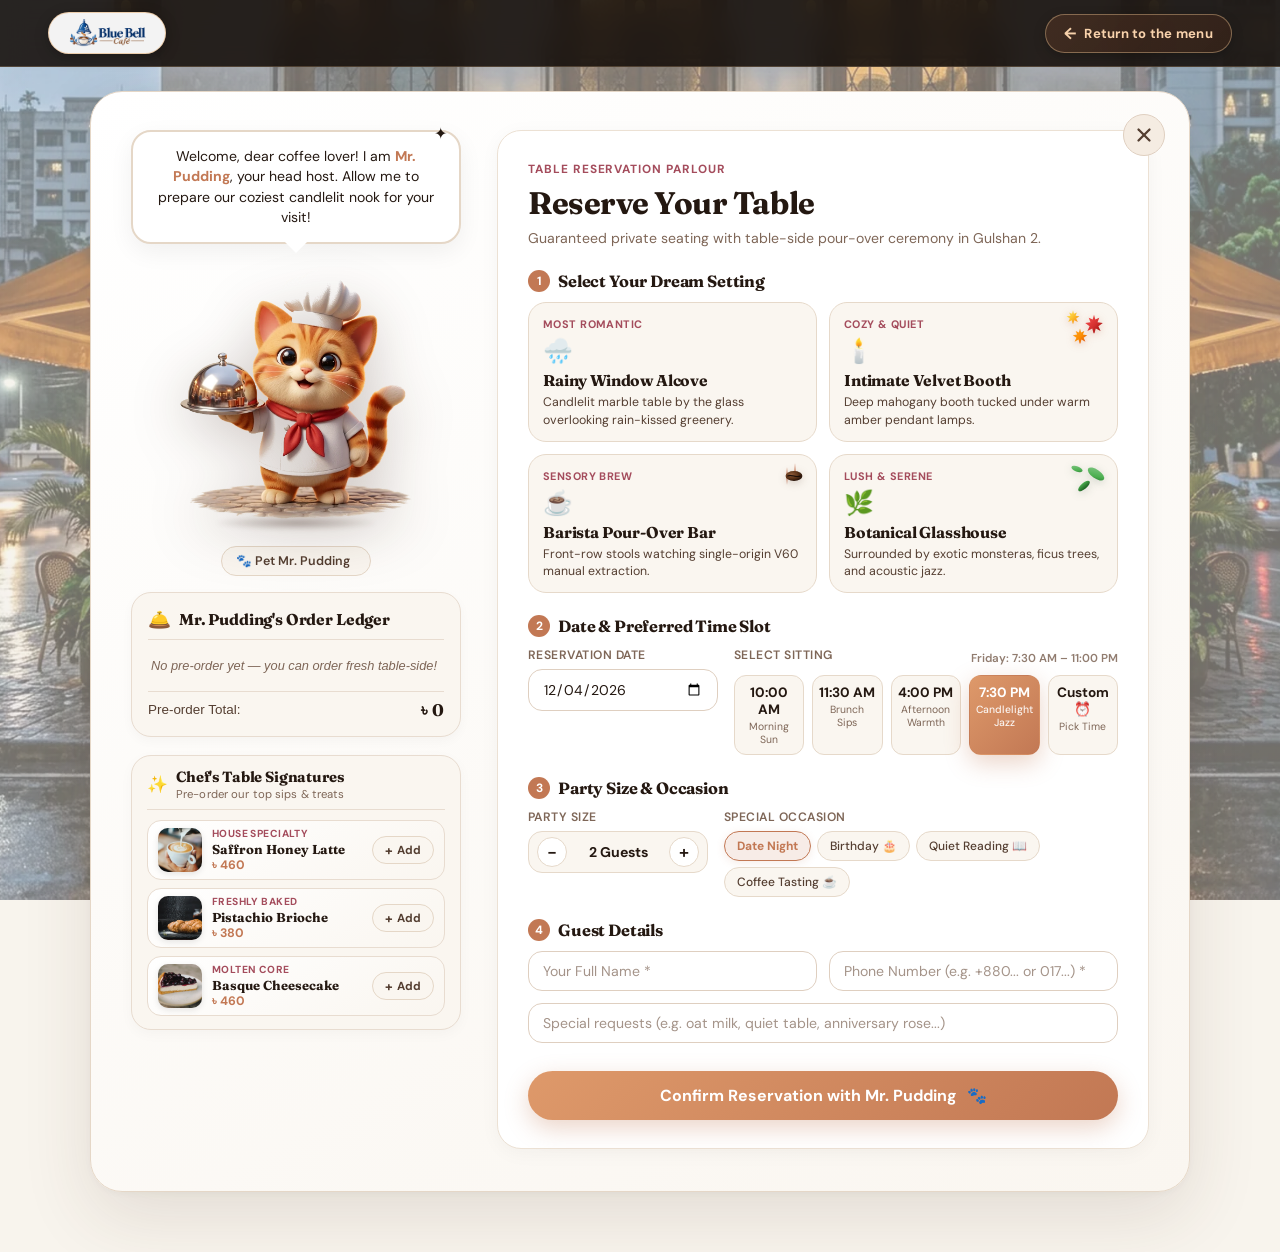
<file: reservation/reservation.html>
<!DOCTYPE html>
<html lang="en" dir="ltr">

<head>
  <meta charset="utf-8">
  <meta name="viewport" content="width=device-width, initial-scale=1, viewport-fit=cover">
  <meta http-equiv="X-UA-Compatible" content="IE=edge">

  <!-- Primary Page SEO -->
  <title>Blue Bell Café</title>
  <meta name="title" content="Reserve a Table — Blue Bell Café | Feline Host Mr. Pudding &amp; Artisanal Lounge">
  <meta name="description"
    content="Reserve your candlelit table with Mr. Pudding, our feline head host at Blue Bell Café in Gulshan, Dhaka. Choose your dining atmosphere and pre-order your tasting tray.">
  <meta name="robots" content="index, follow">
  <meta name="theme-color" content="#1C1411">
  <meta name="color-scheme" content="light dark">

  <!-- Favicons & Touch Icons -->
  <link rel="icon" type="image/jpeg" href="../assets/Logo and falcon/Falcon.jpg">
  <link rel="apple-touch-icon" href="../assets/Logo and falcon/Falcon.jpg">

  <!-- Open Graph / Facebook -->
  <meta property="og:type" content="website">
  <meta property="og:site_name" content="Blue Bell Café">
  <meta property="og:title" content="Reserve a Table — Blue Bell Café | Table Booking &amp; Tasting Tray">
  <meta property="og:description"
    content="Select from Rainy Window Alcove, Intimate Velvet Booth, Barista Bar, or Botanical Glasshouse. Receive your Paw of Approval seal from Mr. Pudding.">
  <meta property="og:image" content="../assets/settings/velvet_booth.jpg">
  <meta property="og:locale" content="en_US">

  <!-- Twitter Card -->
  <meta name="twitter:card" content="summary_large_image">
  <meta name="twitter:title" content="Reserve a Table — Blue Bell Café | Table Booking &amp; Tasting Tray">
  <meta name="twitter:description"
    content="Book your candlelit coffee experience with Mr. Pudding at Blue Bell Café, Gulshan, Dhaka.">
  <meta name="twitter:image" content="../assets/settings/velvet_booth.jpg">

  <!-- Performance: Resource Hints & Font Preconnects -->
  <link rel="dns-prefetch" href="https://fonts.googleapis.com">
  <link rel="dns-prefetch" href="https://fonts.gstatic.com">
  <link rel="preconnect" href="https://fonts.googleapis.com">
  <link rel="preconnect" href="https://fonts.gstatic.com" crossorigin>
  <link
    href="https://fonts.googleapis.com/css2?family=DM+Sans:ital,opsz,wght@0,9..40,300..700;1,9..40,300..700&family=Fraunces:ital,opsz,wght@0,9..144,300..800;1,9..144,300..800&display=swap"
    rel="stylesheet">

  <!-- Core Stylesheet -->
  <link rel="stylesheet" href="reservation.css">

  <!-- Instant Prefetch for Main Sanctuary -->
  <link rel="prefetch" href="../index.html">
  <link rel="prefetch" href="../style.css">
  <link rel="prefetch" href="../main.js">

  <!-- High-Priority Preload for Feline Head Host Mr. Pudding & Seating Backdrops -->
  <link rel="preload" as="image" href="../assets/Logo and falcon/mr_pudding_3d_cutout.webp" type="image/webp" fetchpriority="high">
  <link rel="preload" as="image" href="../assets/settings/cafe_front.webp" type="image/webp" fetchpriority="high">
  <link rel="preload" as="image" href="../assets/settings/rainy_window.webp" type="image/webp">
  <link rel="preload" as="image" href="../assets/settings/velvet_booth.webp" type="image/webp">
  <link rel="preload" as="image" href="../assets/settings/barista_bar.webp" type="image/webp">
  <link rel="preload" as="image" href="../assets/settings/botanical_glasshouse.webp" type="image/webp">
</head>

<body>

  <!-- Page Entrance / Exit Crossfade Veil with Artisanal Steaming Coffee Loader -->
  <div class="page-transition-veil" id="page-transition-veil" aria-hidden="true">
    <div class="coffee-loader">
      <div class="coffee-cup-box">
        <svg class="coffee-cup-art" viewBox="0 0 100 100" width="84" height="84" fill="none"
          xmlns="http://www.w3.org/2000/svg">
          <!-- Rising Steam Tendrils -->
          <g class="steam-group">
            <path class="steam-trail s1" d="M36 34 C33 24, 40 16, 36 6" stroke="#D4AF37" stroke-width="2.5"
              stroke-linecap="round" fill="none" />
            <path class="steam-trail s2" d="M50 30 C53 20, 47 12, 51 3" stroke="#E2A76F" stroke-width="2.8"
              stroke-linecap="round" fill="none" />
            <path class="steam-trail s3" d="M64 34 C67 24, 60 16, 64 6" stroke="#D4AF37" stroke-width="2.5"
              stroke-linecap="round" fill="none" />
          </g>
          <!-- Elegant Saucer Plate -->
          <ellipse cx="50" cy="85" rx="36" ry="6" fill="#EDE4D8" stroke="#C49A6C" stroke-width="2" />
          <ellipse cx="50" cy="84" rx="28" ry="4" fill="#FAF6F0" />
          <!-- Ceramic Cup Outer Silhouette -->
          <path d="M22 42 C22 72, 32 82, 50 82 C68 82, 78 72, 78 42 Z" fill="#FFFDF9" stroke="#C49A6C"
            stroke-width="2.2" />
          <!-- Inner Coffee Surface & Rim -->
          <ellipse cx="50" cy="42" rx="28" ry="6.5" fill="#FAF6F0" stroke="#C49A6C" stroke-width="2.2" />
          <ellipse cx="50" cy="43" rx="24" ry="5" fill="#5A2E17" />
          <!-- Latte Art Rosette / Heart -->
          <path class="coffee-heart" d="M46 42 Q50 45 54 42 Q50 40 46 42 Z" fill="#FFF2E5" opacity="0.9" />
          <!-- Ergonomic Ceramic Handle -->
          <path d="M75 48 C90 48, 90 70, 72 72" stroke="#C49A6C" stroke-width="3.5" stroke-linecap="round"
            fill="none" />
          <path d="M75 51 C85 51, 85 67, 72 69" stroke="#FAF6F0" stroke-width="1.8" stroke-linecap="round"
            fill="none" />
        </svg>
        <div class="cup-ambient-glow"></div>
      </div>
      <div class="loader-caption">
        <span class="loader-status">Returning to Coffee Experience...</span>
        <span class="loader-detail">Preparing your sensory coffee journey</span>
      </div>
    </div>
  </div>

  <!-- Top Sticky Navigation Bar -->
  <header class="reservation-nav">
    <a href="../index.html" class="res-brand-badge" title="Blue Bell Café — Return to Sanctuary">
      <img src="../assets/Logo and falcon/logo.png" alt="Blue Bell Café Logo" class="res-brand-logo">
    </a>
    <a href="../index.html#cafe-menu" class="res-back-btn" title="Return to the menu">
      <span class="back-arrow">←</span>
      <span>Return to the menu</span>
    </a>
  </header>

  <!-- Main Theatrical Reservation Parlour -->
  <main>
    <!-- ======================================================================
       INTERACTIVE TABLE RESERVATION STAGE (MR. PUDDING'S PARLOUR)
       Full-screen theatrical dining portal featuring Mr. Pudding,
       the chubby cartoon cat waiter in bistro tuxedo.
       ====================================================================== -->
    <div id="reservation-portal" class="reservation-portal theme-default" role="dialog" aria-modal="true"
      aria-labelledby="portal-title">
      <div class="portal-backdrop" id="portal-backdrop"></div>
      <!-- Dream Seating Setting Background Layer (50% Opacity) -->
      <div class="portal-setting-bg" id="portal-setting-bg" aria-hidden="true"></div>

      <!-- Floating Candlelit Fairy Lights -->
      <div class="portal-fairy-lights" aria-hidden="true">
        <span class="fairy-bulb b1"></span>
        <span class="fairy-bulb b2"></span>
        <span class="fairy-bulb b3"></span>
        <span class="fairy-bulb b4"></span>
        <span class="fairy-bulb b5"></span>
        <span class="fairy-bulb b6"></span>
        <span class="fairy-bulb b7"></span>
      </div>

      <div class="portal-container">
        <!-- Shared SVG Gradients Defs for Theme Decorations -->
        <svg class="portal-shared-defs" width="0" height="0" aria-hidden="true">
          <defs>
            <!-- Maple Leaf Gradients: Crimson Red, Vibrant Orange, Golden Yellow -->
            <linearGradient id="mapleGradRed" x1="0" y1="0" x2="1" y2="1">
              <stop offset="0%" stop-color="#FF5252" />
              <stop offset="55%" stop-color="#D32F2F" />
              <stop offset="100%" stop-color="#8B0000" />
            </linearGradient>
            <linearGradient id="mapleGradOrange" x1="0" y1="0" x2="1" y2="1">
              <stop offset="0%" stop-color="#FFA726" />
              <stop offset="55%" stop-color="#FB8C00" />
              <stop offset="100%" stop-color="#D84315" />
            </linearGradient>
            <linearGradient id="mapleGradYellow" x1="0" y1="0" x2="1" y2="1">
              <stop offset="0%" stop-color="#FFF176" />
              <stop offset="50%" stop-color="#FBC02D" />
              <stop offset="100%" stop-color="#F57F17" />
            </linearGradient>
            <!-- Lush Foliage Gradients -->
            <linearGradient id="leafGradDeep" x1="0" y1="0" x2="0" y2="1">
              <stop offset="0%" stop-color="#4CAF50" />
              <stop offset="60%" stop-color="#2E7D32" />
              <stop offset="100%" stop-color="#1B5E20" />
            </linearGradient>
            <linearGradient id="leafGradSage" x1="0" y1="0" x2="1" y2="1">
              <stop offset="0%" stop-color="#81C784" />
              <stop offset="65%" stop-color="#4CAF50" />
              <stop offset="100%" stop-color="#2E7D32" />
            </linearGradient>
            <!-- Coffee Bean Gradient -->
            <radialGradient id="beanGrad" cx="35%" cy="35%" r="65%">
              <stop offset="0%" stop-color="#8D5B3A" />
              <stop offset="60%" stop-color="#5C3317" />
              <stop offset="100%" stop-color="#2C160B" />
            </radialGradient>
          </defs>
        </svg>

        <!-- Atmospheric Ambience Layers (Dynamic for Dream Settings) -->

        <!-- 1. Botanical Greenery Layer (Appears on Lush / Botanical Glasshouse - Rich Abundant Leaves) -->
        <div class="portal-botanical-decor" aria-hidden="true">
          <!-- Top Canopy Garland of Monstera & Eucalyptus across the entire top -->
          <svg class="botanical-canopy" viewBox="0 0 1000 130" fill="none" preserveAspectRatio="none"
            xmlns="http://www.w3.org/2000/svg">
            <path d="M0 0 C150 45, 300 20, 500 50 C700 20, 850 45, 1000 0 L1000 0 L0 0 Z" fill="#2E7D32"
              opacity="0.25" />
            <!-- Monstera Left Cluster -->
            <path d="M20 0 C40 30, 80 50, 110 35 C125 15, 95 0, 70 0 Z" fill="url(#leafGradDeep)" opacity="0.85" />
            <path d="M90 0 C110 40, 160 55, 190 30 C180 10, 140 0, 110 0 Z" fill="url(#leafGradSage)" opacity="0.8" />
            <!-- Middle Vines -->
            <path d="M260 0 C280 35, 330 45, 350 20 C340 5, 300 0, 280 0 Z" fill="url(#leafGradDeep)" opacity="0.8" />
            <path d="M420 0 C450 50, 520 60, 550 25 C530 5, 480 0, 450 0 Z" fill="url(#leafGradSage)" opacity="0.85" />
            <path d="M620 0 C650 45, 710 50, 730 20 C710 5, 660 0, 640 0 Z" fill="url(#leafGradDeep)" opacity="0.8" />
            <!-- Monstera Right Cluster -->
            <path d="M800 0 C830 45, 890 55, 920 25 C900 5, 850 0, 820 0 Z" fill="url(#leafGradSage)" opacity="0.85" />
            <path d="M880 0 C910 35, 960 45, 980 15 C960 0, 920 0, 900 0 Z" fill="url(#leafGradDeep)" opacity="0.8" />
          </svg>

          <!-- Top-Left Large Hanging Monstera & Fern -->
          <svg class="botanical-leaf leaf-top-left" viewBox="0 0 180 180" fill="none"
            xmlns="http://www.w3.org/2000/svg">
            <path
              d="M10 160 C30 120, 60 85, 105 60 C145 38, 165 14, 170 5 C158 32, 135 70, 105 95 C70 122, 38 148, 10 160 Z"
              fill="url(#leafGradDeep)" opacity="0.9" />
            <path d="M55 95 C45 80, 44 60, 50 48 C60 52, 68 68, 72 80 Z" fill="url(#leafGradSage)" opacity="0.85" />
            <path d="M90 70 C88 50, 94 32, 105 24 C110 32, 108 52, 102 66 Z" fill="url(#leafGradDeep)" opacity="0.85" />
            <path d="M120 54 C130 38, 142 26, 154 22 C154 34, 145 48, 134 56 Z" fill="url(#leafGradSage)"
              opacity="0.8" />
            <path d="M35 130 C24 122, 18 108, 20 100 C30 102, 36 114, 40 124 Z" fill="url(#leafGradDeep)"
              opacity="0.8" />
            <!-- Extra trailing frond -->
            <path d="M25 50 C40 70, 60 85, 75 70 C70 55, 50 40, 25 50 Z" fill="url(#leafGradSage)" opacity="0.75" />
          </svg>

          <!-- Top-Right Eucalyptus & Palm Frond -->
          <svg class="botanical-leaf leaf-top-right" viewBox="0 0 170 170" fill="none"
            xmlns="http://www.w3.org/2000/svg">
            <path
              d="M160 5 C135 25, 105 62, 88 100 C72 132, 45 150, 26 158 C44 142, 74 118, 94 88 C116 54, 144 24, 160 5 Z"
              fill="url(#leafGradDeep)" opacity="0.88" />
            <ellipse cx="120" cy="45" rx="18" ry="11" transform="rotate(35 120 45)" fill="url(#leafGradSage)"
              opacity="0.85" />
            <ellipse cx="98" cy="76" rx="16" ry="10" transform="rotate(25 98 76)" fill="url(#leafGradDeep)"
              opacity="0.85" />
            <ellipse cx="76" cy="110" rx="15" ry="9" transform="rotate(20 76 110)" fill="url(#leafGradSage)"
              opacity="0.8" />
            <ellipse cx="50" cy="138" rx="13" ry="8" transform="rotate(15 50 138)" fill="url(#leafGradDeep)"
              opacity="0.75" />
          </svg>

          <!-- Left Side Hanging Ivy Cascade -->
          <svg class="botanical-leaf leaf-left-cascade" viewBox="0 0 70 340" fill="none"
            xmlns="http://www.w3.org/2000/svg">
            <path d="M10 0 C12 60, 25 120, 18 180 C10 240, 24 300, 12 340" stroke="#2E7D32" stroke-width="2.5"
              fill="none" opacity="0.7" />
            <ellipse cx="20" cy="40" rx="13" ry="8" transform="rotate(-35 20 40)" fill="url(#leafGradSage)"
              opacity="0.85" />
            <ellipse cx="14" cy="85" rx="12" ry="7" transform="rotate(25 14 85)" fill="url(#leafGradDeep)"
              opacity="0.85" />
            <ellipse cx="22" cy="135" rx="14" ry="9" transform="rotate(-40 22 135)" fill="url(#leafGradSage)"
              opacity="0.8" />
            <ellipse cx="15" cy="190" rx="13" ry="8" transform="rotate(30 15 190)" fill="url(#leafGradDeep)"
              opacity="0.8" />
            <ellipse cx="23" cy="245" rx="12" ry="7" transform="rotate(-25 23 245)" fill="url(#leafGradSage)"
              opacity="0.75" />
            <ellipse cx="14" cy="300" rx="10" ry="6" transform="rotate(20 14 300)" fill="url(#leafGradDeep)"
              opacity="0.7" />
          </svg>

          <!-- Right Side Hanging Palm Fronds -->
          <svg class="botanical-leaf leaf-right-cascade" viewBox="0 0 70 320" fill="none"
            xmlns="http://www.w3.org/2000/svg">
            <path d="M55 0 C50 60, 38 120, 48 180 C55 240, 42 290, 52 320" stroke="#2E7D32" stroke-width="2.5"
              fill="none" opacity="0.7" />
            <ellipse cx="44" cy="50" rx="14" ry="8" transform="rotate(35 44 50)" fill="url(#leafGradSage)"
              opacity="0.85" />
            <ellipse cx="50" cy="105" rx="13" ry="7" transform="rotate(-25 50 105)" fill="url(#leafGradDeep)"
              opacity="0.85" />
            <ellipse cx="40" cy="165" rx="13" ry="8" transform="rotate(35 40 165)" fill="url(#leafGradSage)"
              opacity="0.8" />
            <ellipse cx="48" cy="225" rx="12" ry="7" transform="rotate(-30 48 225)" fill="url(#leafGradDeep)"
              opacity="0.8" />
            <ellipse cx="42" cy="285" rx="11" ry="6" transform="rotate(25 42 285)" fill="url(#leafGradSage)"
              opacity="0.75" />
          </svg>

          <!-- Bottom-Left Monstera Fan -->
          <svg class="botanical-leaf leaf-bottom-left" viewBox="0 0 160 160" fill="none"
            xmlns="http://www.w3.org/2000/svg">
            <path
              d="M5 155 C30 130, 65 118, 100 110 C130 102, 148 82, 154 68 C144 90, 120 108, 95 116 C65 126, 30 140, 5 155 Z"
              fill="url(#leafGradDeep)" opacity="0.85" />
            <ellipse cx="50" cy="120" rx="16" ry="10" transform="rotate(-30 50 120)" fill="url(#leafGradSage)"
              opacity="0.85" />
            <ellipse cx="90" cy="105" rx="14" ry="9" transform="rotate(-15 90 105)" fill="url(#leafGradDeep)"
              opacity="0.8" />
            <ellipse cx="125" cy="84" rx="12" ry="7" transform="rotate(-35 125 84)" fill="url(#leafGradSage)"
              opacity="0.75" />
          </svg>

          <!-- Bottom-Right Garden Sprig -->
          <svg class="botanical-leaf leaf-bottom-right" viewBox="0 0 150 150" fill="none"
            xmlns="http://www.w3.org/2000/svg">
            <path
              d="M145 145 C120 125, 96 100, 78 68 C62 38, 48 22, 35 12 C45 30, 60 58, 76 90 C94 122, 120 138, 145 145 Z"
              fill="url(#leafGradDeep)" opacity="0.85" />
            <ellipse cx="102" cy="105" rx="14" ry="8" transform="rotate(35 102 105)" fill="url(#leafGradSage)"
              opacity="0.85" />
            <ellipse cx="75" cy="72" rx="12" ry="7" transform="rotate(45 75 72)" fill="url(#leafGradDeep)"
              opacity="0.8" />
            <ellipse cx="50" cy="40" rx="10" ry="6" transform="rotate(40 50 40)" fill="url(#leafGradSage)"
              opacity="0.75" />
          </svg>

          <!-- Floating Green Leaves in the Air -->
          <div class="botanical-floating-leaf bfl-1"><svg viewBox="0 0 30 30">
              <ellipse cx="15" cy="15" rx="12" ry="6" transform="rotate(25 15 15)" fill="url(#leafGradSage)" />
            </svg></div>
          <div class="botanical-floating-leaf bfl-2"><svg viewBox="0 0 30 30">
              <ellipse cx="15" cy="15" rx="11" ry="5" transform="rotate(-40 15 15)" fill="url(#leafGradDeep)" />
            </svg></div>
          <div class="botanical-floating-leaf bfl-3"><svg viewBox="0 0 30 30">
              <ellipse cx="15" cy="15" rx="13" ry="6" transform="rotate(60 15 15)" fill="url(#leafGradSage)" />
            </svg></div>
          <div class="botanical-floating-leaf bfl-4"><svg viewBox="0 0 30 30">
              <ellipse cx="15" cy="15" rx="10" ry="5" transform="rotate(-15 15 15)" fill="url(#leafGradDeep)" />
            </svg></div>
        </div>

        <!-- 2. Rainy Window Alcove: Real Falling Rain, Condensation Drops & Overcast Mist -->
        <div class="portal-cloudy-decor" aria-hidden="true">
          <!-- Mist Clouds -->
          <div class="cloud-mist mist-1"></div>
          <div class="cloud-mist mist-2"></div>

          <!-- Continuous Cascading Rain Shower -->
          <div class="rain-shower-pane">
            <span class="rain-streak r1"></span>
            <span class="rain-streak r2"></span>
            <span class="rain-streak r3"></span>
            <span class="rain-streak r4"></span>
            <span class="rain-streak r5"></span>
            <span class="rain-streak r6"></span>
            <span class="rain-streak r7"></span>
            <span class="rain-streak r8"></span>
            <span class="rain-streak r9"></span>
            <span class="rain-streak r10"></span>
            <span class="rain-streak r11"></span>
            <span class="rain-streak r12"></span>
          </div>

          <!-- Window Glass Condensation Water Droplets -->
          <div class="window-water-drops">
            <span class="glass-droplet gd1"></span>
            <span class="glass-droplet gd2"></span>
            <span class="glass-droplet gd3"></span>
            <span class="glass-droplet gd4"></span>
            <span class="glass-droplet gd5"></span>
            <span class="glass-droplet gd6"></span>
          </div>
        </div>

        <!-- 3. Cozy Velvet Booth: Falling Orange, Red & Yellow Maple Leaves & Candle Hearth -->
        <div class="portal-cozy-decor" aria-hidden="true">
          <div class="hearth-radial-glow"></div>

          <!-- Falling Autumn Maple Leaves (Orange, Red, Golden Yellow) -->
          <div class="maple-leaves-shower">
            <!-- Crimson Red Maple Leaves -->
            <div class="maple-leaf-item ml-red ml-1">
              <svg viewBox="0 0 50 50">
                <path
                  d="M25 4L28 15L37 11L33 21L45 23L35 30L40 41L29 35L26 46L24 46L21 35L10 41L15 30L5 23L17 21L13 11L22 15Z"
                  fill="url(#mapleGradRed)" />
                <line x1="25" y1="12" x2="25" y2="45" stroke="#7F1D1D" stroke-width="1.2" />
              </svg>
            </div>
            <div class="maple-leaf-item ml-red ml-2">
              <svg viewBox="0 0 50 50">
                <path
                  d="M25 4L28 15L37 11L33 21L45 23L35 30L40 41L29 35L26 46L24 46L21 35L10 41L15 30L5 23L17 21L13 11L22 15Z"
                  fill="url(#mapleGradRed)" />
                <line x1="25" y1="12" x2="25" y2="45" stroke="#7F1D1D" stroke-width="1.2" />
              </svg>
            </div>
            <div class="maple-leaf-item ml-red ml-3">
              <svg viewBox="0 0 50 50">
                <path
                  d="M25 4L28 15L37 11L33 21L45 23L35 30L40 41L29 35L26 46L24 46L21 35L10 41L15 30L5 23L17 21L13 11L22 15Z"
                  fill="url(#mapleGradRed)" />
                <line x1="25" y1="12" x2="25" y2="45" stroke="#7F1D1D" stroke-width="1.2" />
              </svg>
            </div>

            <!-- Vibrant Orange Maple Leaves -->
            <div class="maple-leaf-item ml-orange ml-4">
              <svg viewBox="0 0 50 50">
                <path
                  d="M25 4L28 15L37 11L33 21L45 23L35 30L40 41L29 35L26 46L24 46L21 35L10 41L15 30L5 23L17 21L13 11L22 15Z"
                  fill="url(#mapleGradOrange)" />
                <line x1="25" y1="12" x2="25" y2="45" stroke="#9A3412" stroke-width="1.2" />
              </svg>
            </div>
            <div class="maple-leaf-item ml-orange ml-5">
              <svg viewBox="0 0 50 50">
                <path
                  d="M25 4L28 15L37 11L33 21L45 23L35 30L40 41L29 35L26 46L24 46L21 35L10 41L15 30L5 23L17 21L13 11L22 15Z"
                  fill="url(#mapleGradOrange)" />
                <line x1="25" y1="12" x2="25" y2="45" stroke="#9A3412" stroke-width="1.2" />
              </svg>
            </div>
            <div class="maple-leaf-item ml-orange ml-6">
              <svg viewBox="0 0 50 50">
                <path
                  d="M25 4L28 15L37 11L33 21L45 23L35 30L40 41L29 35L26 46L24 46L21 35L10 41L15 30L5 23L17 21L13 11L22 15Z"
                  fill="url(#mapleGradOrange)" />
                <line x1="25" y1="12" x2="25" y2="45" stroke="#9A3412" stroke-width="1.2" />
              </svg>
            </div>

            <!-- Golden Yellow Maple Leaves -->
            <div class="maple-leaf-item ml-yellow ml-7">
              <svg viewBox="0 0 50 50">
                <path
                  d="M25 4L28 15L37 11L33 21L45 23L35 30L40 41L29 35L26 46L24 46L21 35L10 41L15 30L5 23L17 21L13 11L22 15Z"
                  fill="url(#mapleGradYellow)" />
                <line x1="25" y1="12" x2="25" y2="45" stroke="#B45309" stroke-width="1.2" />
              </svg>
            </div>
            <div class="maple-leaf-item ml-yellow ml-8">
              <svg viewBox="0 0 50 50">
                <path
                  d="M25 4L28 15L37 11L33 21L45 23L35 30L40 41L29 35L26 46L24 46L21 35L10 41L15 30L5 23L17 21L13 11L22 15Z"
                  fill="url(#mapleGradYellow)" />
                <line x1="25" y1="12" x2="25" y2="45" stroke="#B45309" stroke-width="1.2" />
              </svg>
            </div>
            <div class="maple-leaf-item ml-yellow ml-9">
              <svg viewBox="0 0 50 50">
                <path
                  d="M25 4L28 15L37 11L33 21L45 23L35 30L40 41L29 35L26 46L24 46L21 35L10 41L15 30L5 23L17 21L13 11L22 15Z"
                  fill="url(#mapleGradYellow)" />
                <line x1="25" y1="12" x2="25" y2="45" stroke="#B45309" stroke-width="1.2" />
              </svg>
            </div>
          </div>
        </div>

        <!-- 4. Sensory Aroma Layer: Floating Whole Roasted Coffee Beans & Steam Spirals -->
        <div class="portal-sensory-decor" aria-hidden="true">
          <div class="sensory-aroma-glow"></div>
          <!-- Rising Aroma Steam Ribbons -->
          <svg class="sensory-steam-wave ss-1" viewBox="0 0 60 140" fill="none">
            <path d="M30 140 C15 110, 45 80, 25 50 C10 25, 35 10, 20 0" stroke="rgba(191, 90, 50, 0.45)"
              stroke-width="2.5" stroke-linecap="round" />
          </svg>
          <svg class="sensory-steam-wave ss-2" viewBox="0 0 60 140" fill="none">
            <path d="M25 140 C40 110, 15 80, 35 50 C45 25, 20 10, 30 0" stroke="rgba(214, 110, 67, 0.4)"
              stroke-width="2.5" stroke-linecap="round" />
          </svg>

          <!-- Floating Roasted Coffee Beans -->
          <div class="sensory-bean sb-1"><svg viewBox="0 0 28 20">
              <ellipse cx="14" cy="10" rx="13" ry="8" fill="url(#beanGrad)" />
              <path d="M5 10 C10 7, 18 13, 23 10" stroke="#1A0D07" stroke-width="1.8" stroke-linecap="round" />
            </svg></div>
          <div class="sensory-bean sb-2"><svg viewBox="0 0 28 20">
              <ellipse cx="14" cy="10" rx="12" ry="7" fill="url(#beanGrad)" />
              <path d="M5 10 C10 7, 18 13, 23 10" stroke="#1A0D07" stroke-width="1.6" stroke-linecap="round" />
            </svg></div>
          <div class="sensory-bean sb-3"><svg viewBox="0 0 28 20">
              <ellipse cx="14" cy="10" rx="11" ry="6" fill="url(#beanGrad)" />
              <path d="M5 10 C10 7, 18 13, 23 10" stroke="#1A0D07" stroke-width="1.5" stroke-linecap="round" />
            </svg></div>
        </div>

        <!-- 5. Default Sanctuary Sparkles (Warm Cafe Embers) -->
        <div class="portal-default-decor" aria-hidden="true">
          <span class="default-sparkle ds-1">✦</span>
          <span class="default-sparkle ds-2">✦</span>
          <span class="default-sparkle ds-3">✦</span>
          <span class="default-sparkle ds-4">✦</span>
        </div>

        <button type="button" class="portal-close-btn" id="portal-close-btn" title="Close &amp; return to cafe"
          aria-label="Close reservation portal">
          <svg viewBox="0 0 24 24" width="22" height="22" stroke="currentColor" stroke-width="2.5"
            stroke-linecap="round" stroke-linejoin="round" fill="none">
            <line x1="18" y1="6" x2="6" y2="18"></line>
            <line x1="6" y1="6" x2="18" y2="18"></line>
          </svg>
        </button>

        <div class="portal-inner">
          <!-- LEFT: Character Stage (Mr. Pudding) -->
          <div class="portal-character-pane">
            <!-- Speech Bubble -->
            <div class="barnaby-speech-bubble" id="barnaby-bubble">
              <span class="bubble-sparkle">✦</span>
              <p id="barnaby-speech-text">Welcome! I am <strong>Mr. Pudding</strong>, your feline head host. Allow me to
                prepare our coziest candlelit nook for your visit.</p>
            </div>

            <!-- Mr. Pudding 3D Character Cutout -->
            <div class="barnaby-character-wrap" id="barnaby-character" title="Click Mr. Pudding to hear him purr!">
              <div class="pudding-cutout-stage">
                <img src="../assets/Logo and falcon/mr_pudding_3d_cutout.webp" alt="Mr. Pudding the Head Host Cat Chef"
                  class="pudding-cutout-img" id="pudding-cutout-img" width="883" height="948" fetchpriority="high" decoding="async">
                <div class="pudding-contact-shadow"></div>
              </div>
            </div>

            <!-- Purr / Pet Button -->
            <div class="barnaby-status-badge">
              <button type="button" class="purr-btn" id="purr-btn" title="Pet Mr. Pudding">
                <span>🐾 Pet Mr. Pudding</span>
                <span class="purr-hearts" id="purr-hearts"></span>
              </button>
            </div>

            <!-- Mr. Pudding's Order Ledger / Tasting Tray Summary -->
            <div class="portal-tray-preview" id="portal-tray-preview">
              <div class="tray-preview-header">
                <div class="tray-header-title-wrap">
                  <span class="cloche-icon">🛎️</span>
                  <span class="tray-preview-title">Mr. Pudding's Order Ledger</span>
                </div>
                <button type="button" class="tray-clear-all-btn is-hidden" id="tray-clear-all-btn" title="Clear all pre-order items" aria-label="Clear all pre-order items">Clear All</button>
              </div>
              <div class="tray-preview-items" id="portal-tray-items">
                <div class="tray-empty-hint">No pre-order yet — you can order fresh table-side!</div>
              </div>
              <div class="tray-preview-footer">
                <span>Pre-order Total:</span>
                <strong id="portal-tray-total">৳ 0</strong>
              </div>
            </div>

            <!-- Chef Pudding's Table Signatures (Quick Pre-Order Favorites) -->
            <div class="portal-favorites-box" id="portal-favorites-box">
              <div class="fav-box-header">
                <div class="fav-header-title-wrap">
                  <span class="fav-sparkle-icon" aria-hidden="true">✨</span>
                  <div class="fav-header-texts">
                    <span class="fav-box-title">Chef's Table Signatures</span>
                    <span class="fav-box-sub">Pre-order our top sips &amp; treats</span>
                  </div>
                </div>
              </div>

              <div class="fav-items-list">
                <!-- Item 1: Blue Bell Saffron Honey Latte -->
                <div class="fav-item-card">
                  <div class="fav-item-thumb-wrap">
                    <img src="../assets/menu/saffron_latte.webp" alt="Blue Bell Saffron Latte" class="fav-item-thumb" width="48" height="48" loading="lazy" decoding="async">
                  </div>
                  <div class="fav-item-details">
                    <span class="fav-item-tag">House Specialty</span>
                    <strong class="fav-item-name">Saffron Honey Latte</strong>
                    <span class="fav-item-price">৳ 460</span>
                  </div>
                  <button type="button" class="fav-add-btn" data-id="esp-01" data-name="Blue Bell Saffron Latte" data-price="460" title="Add Saffron Honey Latte to table order" aria-label="Add Blue Bell Saffron Latte">
                    <span class="fav-add-icon">+</span>
                    <span>Add</span>
                  </button>
                </div>

                <!-- Item 2: Pistachio Flaky Brioche -->
                <div class="fav-item-card">
                  <div class="fav-item-thumb-wrap">
                    <img src="../assets/menu/pistachio_brioche.webp" alt="Pistachio Flaky Brioche" class="fav-item-thumb" width="48" height="48" loading="lazy" decoding="async">
                  </div>
                  <div class="fav-item-details">
                    <span class="fav-item-tag">Freshly Baked</span>
                    <strong class="fav-item-name">Pistachio Brioche</strong>
                    <span class="fav-item-price">৳ 380</span>
                  </div>
                  <button type="button" class="fav-add-btn" data-id="bak-01" data-name="Pistachio Flaky Brioche" data-price="380" title="Add Pistachio Flaky Brioche to table order" aria-label="Add Pistachio Flaky Brioche">
                    <span class="fav-add-icon">+</span>
                    <span>Add</span>
                  </button>
                </div>

                <!-- Item 3: Burnt Basque Honey Cheesecake -->
                <div class="fav-item-card">
                  <div class="fav-item-thumb-wrap">
                    <img src="../assets/menu/basque_cheesecake.webp" alt="Burnt Basque Cheesecake" class="fav-item-thumb" width="48" height="48" loading="lazy" decoding="async">
                  </div>
                  <div class="fav-item-details">
                    <span class="fav-item-tag">Molten Core</span>
                    <strong class="fav-item-name">Basque Cheesecake</strong>
                    <span class="fav-item-price">৳ 460</span>
                  </div>
                  <button type="button" class="fav-add-btn" data-id="bak-03" data-name="Burnt Basque Cheesecake" data-price="460" title="Add Burnt Basque Cheesecake to table order" aria-label="Add Burnt Basque Cheesecake">
                    <span class="fav-add-icon">+</span>
                    <span>Add</span>
                  </button>
                </div>
              </div>
            </div>
          </div>

          <!-- RIGHT: Interactive Booking Form / Confirmation Ticket -->
          <div class="portal-form-pane">
            <!-- Active Form View -->
            <div class="portal-form-view" id="portal-form-view">
              <div class="form-pane-header">
                <span class="form-pane-tag">Table Reservation Parlour</span>
                <h3 class="form-pane-title" id="portal-title">Reserve Your Table</h3>
                <p class="form-pane-subtitle">Guaranteed private seating with table-side pour-over ceremony in Gulshan
                  2.</p>
              </div>

              <form id="reservation-form" class="reservation-form" autocomplete="off">
                <!-- Step 1: Dream Table Selection -->
                <div class="form-section">
                  <label class="section-label">
                    <span class="step-num">1</span>
                    <span>Select Your Dream Setting</span>
                  </label>
                  <div class="table-options-grid">
                    <label class="table-option" data-table-id="window">
                      <input type="radio" name="table_setting" value="Rainy Window Alcove">
                      <span class="table-badge">Most Romantic</span>
                      <span class="table-icon">🌧️</span>
                      <strong class="table-title">Rainy Window Alcove</strong>
                      <span class="table-desc">Candlelit marble table by the glass overlooking rain-kissed
                        greenery.</span>
                    </label>

                    <label class="table-option" data-table-id="candlelit">
                      <input type="radio" name="table_setting" value="Intimate Velvet Booth">
                      <span class="btn-ambient-maple" aria-hidden="true">
                        <!-- Orange, Red, and Yellow Maple Leaves in Cozy button -->
                        <svg class="btn-maple bm-red" viewBox="0 0 50 50">
                          <path
                            d="M25 4L28 15L37 11L33 21L45 23L35 30L40 41L29 35L26 46L24 46L21 35L10 41L15 30L5 23L17 21L13 11L22 15Z"
                            fill="url(#mapleGradRed)" />
                        </svg>
                        <svg class="btn-maple bm-orange" viewBox="0 0 50 50">
                          <path
                            d="M25 4L28 15L37 11L33 21L45 23L35 30L40 41L29 35L26 46L24 46L21 35L10 41L15 30L5 23L17 21L13 11L22 15Z"
                            fill="url(#mapleGradOrange)" />
                        </svg>
                        <svg class="btn-maple bm-yellow" viewBox="0 0 50 50">
                          <path
                            d="M25 4L28 15L37 11L33 21L45 23L35 30L40 41L29 35L26 46L24 46L21 35L10 41L15 30L5 23L17 21L13 11L22 15Z"
                            fill="url(#mapleGradYellow)" />
                        </svg>
                      </span>
                      <span class="table-badge">Cozy &amp; Quiet</span>
                      <span class="table-icon">🕯️</span>
                      <strong class="table-title">Intimate Velvet Booth</strong>
                      <span class="table-desc">Deep mahogany booth tucked under warm amber pendant lamps.</span>
                    </label>

                    <label class="table-option" data-table-id="barista">
                      <input type="radio" name="table_setting" value="Front-Row Barista Bar">
                      <span class="btn-ambient-sensory" aria-hidden="true">
                        <span class="btn-steam bs1"></span>
                        <span class="btn-steam bs2"></span>
                        <svg class="btn-bean" viewBox="0 0 28 20">
                          <ellipse cx="14" cy="10" rx="12" ry="7" fill="url(#beanGrad)" />
                          <path d="M5 10 C10 7, 18 13, 23 10" stroke="#1A0D07" stroke-width="1.6"
                            stroke-linecap="round" />
                        </svg>
                      </span>
                      <span class="table-badge">Sensory Brew</span>
                      <span class="table-icon">☕</span>
                      <strong class="table-title">Barista Pour-Over Bar</strong>
                      <span class="table-desc">Front-row stools watching single-origin V60 manual extraction.</span>
                    </label>

                    <label class="table-option" data-table-id="glasshouse">
                      <input type="radio" name="table_setting" value="Botanical Glasshouse">
                      <span class="btn-ambient-lush" aria-hidden="true">
                        <!-- Sprouting Botanical Leaves in Lush button -->
                        <svg class="btn-leaf bl1" viewBox="0 0 30 30">
                          <ellipse cx="15" cy="15" rx="13" ry="6" transform="rotate(35 15 15)"
                            fill="url(#leafGradSage)" />
                        </svg>
                        <svg class="btn-leaf bl2" viewBox="0 0 30 30">
                          <ellipse cx="15" cy="15" rx="12" ry="5" transform="rotate(-40 15 15)"
                            fill="url(#leafGradDeep)" />
                        </svg>
                        <svg class="btn-leaf bl3" viewBox="0 0 30 30">
                          <ellipse cx="15" cy="15" rx="11" ry="5" transform="rotate(20 15 15)"
                            fill="url(#leafGradSage)" />
                        </svg>
                      </span>
                      <span class="table-badge">Lush &amp; Serene</span>
                      <span class="table-icon">🌿</span>
                      <strong class="table-title">Botanical Glasshouse</strong>
                      <span class="table-desc">Surrounded by exotic monsteras, ficus trees, and acoustic jazz.</span>
                    </label>
                  </div>
                </div>

                <!-- Step 2: Date & Sitting Timeslot -->
                <div class="form-section">
                  <label class="section-label">
                    <span class="step-num">2</span>
                    <span>Date &amp; Preferred Time Slot</span>
                  </label>
                  <div class="datetime-row">
                    <div class="date-input-wrap">
                      <label for="res-date" class="input-sublabel">Reservation Date</label>
                      <input type="date" id="res-date" name="res_date" class="portal-input date-input" required>
                    </div>
                    <div class="timeslot-wrap">
                      <div class="timeslot-header">
                        <span class="input-sublabel">Select Sitting</span>
                        <span class="timeslot-note" id="timeslot-hours-note">Mon–Fri: 7:30 AM – 11:00 PM | Sat–Sun: 8:00 AM – 12:30 PM</span>
                      </div>
                      <div class="timeslot-pills">
                        <button type="button" class="timeslot-pill" data-time="10:00 AM">
                          <span>10:00 AM</span>
                          <small>Morning Sun</small>
                        </button>
                        <button type="button" class="timeslot-pill" data-time="11:30 AM">
                          <span>11:30 AM</span>
                          <small>Brunch Sips</small>
                        </button>
                        <button type="button" class="timeslot-pill" data-time="4:00 PM">
                          <span>4:00 PM</span>
                          <small>Afternoon Warmth</small>
                        </button>
                        <button type="button" class="timeslot-pill is-active" data-time="7:30 PM">
                          <span>7:30 PM</span>
                          <small>Candlelight Jazz</small>
                        </button>
                        <button type="button" class="timeslot-pill custom-time-pill" id="custom-time-pill"
                          data-time="custom" title="Choose your custom time">
                          <span id="custom-pill-label">Custom ⏰</span>
                          <small id="custom-pill-sub">Pick Time</small>
                        </button>
                      </div>

                      <!-- Custom Time Picker Row (Revealed when Custom ⏰ is selected) -->
                      <div class="custom-time-picker-row is-hidden" id="custom-time-picker-row">
                        <div class="custom-time-header">
                          <span class="custom-time-title">⏰ Choose Your Exact Arrival Time:</span>
                          <span class="custom-time-hours" id="custom-time-hours-badge">Mon–Fri: 7:30 AM – 11:00 PM | Sat–Sun: 8:00 AM – 12:30 PM</span>
                        </div>
                        <div class="custom-time-input-wrap">
                          <input type="time" id="res-custom-time" class="portal-input custom-time-field" value="19:30"
                            min="07:30" max="23:00">
                          <span class="custom-time-status" id="custom-time-status">Reserved for: <strong>7:30
                              PM</strong></span>
                        </div>
                        <div class="custom-time-alert is-hidden" id="custom-time-alert"></div>
                      </div>
                    </div>
                  </div>
                </div>

                <!-- Step 3: Party Size & Special Occasion -->
                <div class="form-section">
                  <label class="section-label">
                    <span class="step-num">3</span>
                    <span>Party Size &amp; Occasion</span>
                  </label>
                  <div class="guests-occasion-row">
                    <div class="guest-stepper-wrap">
                      <span class="input-sublabel">Party Size</span>
                      <div class="portal-guest-stepper">
                        <button type="button" class="guest-btn" id="guest-minus" title="Decrease guests">−</button>
                        <span class="guest-count-val" id="guest-count">2 Guests</span>
                        <button type="button" class="guest-btn" id="guest-plus" title="Increase guests">+</button>
                      </div>
                    </div>
                    <div class="occasion-wrap">
                      <span class="input-sublabel">Special Occasion</span>
                      <div class="occasion-tags">
                        <button type="button" class="occasion-tag is-active" data-occasion="Date Night">Date
                          Night</button>
                        <button type="button" class="occasion-tag" data-occasion="Birthday Celebration 🎂">Birthday
                          🎂</button>
                        <button type="button" class="occasion-tag" data-occasion="Quiet Reading 📖">Quiet Reading
                          📖</button>
                        <button type="button" class="occasion-tag" data-occasion="Coffee Tasting ☕">Coffee Tasting
                          ☕</button>
                      </div>
                    </div>
                  </div>
                </div>

                <!-- Step 4: Contact Details -->
                <div class="form-section">
                  <label class="section-label">
                    <span class="step-num">4</span>
                    <span>Guest Details</span>
                  </label>
                  <div class="contact-inputs-grid">
                    <div class="input-field">
                      <input type="text" id="res-name" name="res_name" class="portal-input"
                        placeholder="Your Full Name *" required
                        maxlength="25" pattern="^[a-zA-Z\s]{1,25}$" autocomplete="name"
                        title="Only letters and spaces allowed, maximum 25 letters">
                    </div>
                    <div class="input-field">
                      <input type="tel" id="res-phone" name="res_phone" class="portal-input"
                        placeholder="Phone Number (e.g. +880... or 017...) *" required
                        inputmode="tel" pattern="^\+?[0-9]{6,15}$" maxlength="16" autocomplete="tel"
                        title="Please enter up to 15 digits with optional leading +">
                    </div>
                    <div class="input-field full-width">
                      <input type="text" id="res-note" name="res_note" class="portal-input"
                        placeholder="Special requests (e.g. oat milk, quiet table, anniversary rose...)">
                    </div>
                  </div>
                </div>

                <!-- Submit Button -->
                <button type="submit" class="portal-submit-btn" id="portal-submit-btn">
                  <span>Confirm Reservation with Mr. Pudding</span>
                  <span class="btn-sparkle">🐾</span>
                </button>
              </form>
            </div>

            <!-- Confirmation View (Shown after submitting) -->
            <div class="portal-ticket-view is-hidden" id="portal-ticket-view">
              <!-- Official Brand Celebration -->
              <div class="ticket-celebration">
                <div class="brand-approval-badge" id="brand-stamp">
                  <img src="../assets/Logo and falcon/logo.png" alt="Blue Bell Café" class="brand-approval-img" width="120" height="34">
                </div>
                <h3 class="ticket-congrats" id="ticket-congrats-title">Table Confirmed!</h3>
                <p class="ticket-congrats-sub" id="ticket-congrats-sub">Mr. Pudding has reserved your candlelit table and notified the baristas.</p>

                <!-- Food Order Status Chip -->
                <div class="ticket-food-badge" id="ticket-food-badge"></div>

                <!-- Return Action Button -->
                <div class="ticket-actions">
                  <button type="button" class="ticket-action-btn btn-primary" id="ticket-done-btn">
                    <span>Return to Coffee Experience</span>
                  </button>
                </div>
              </div>
            </div>
          </div>
        </div>
      </div>
    </div>
  </main>

  <!-- Dedicated Table Reservation Logic -->
  <script src="reservation.js"></script>
</body>

</html>
</file>
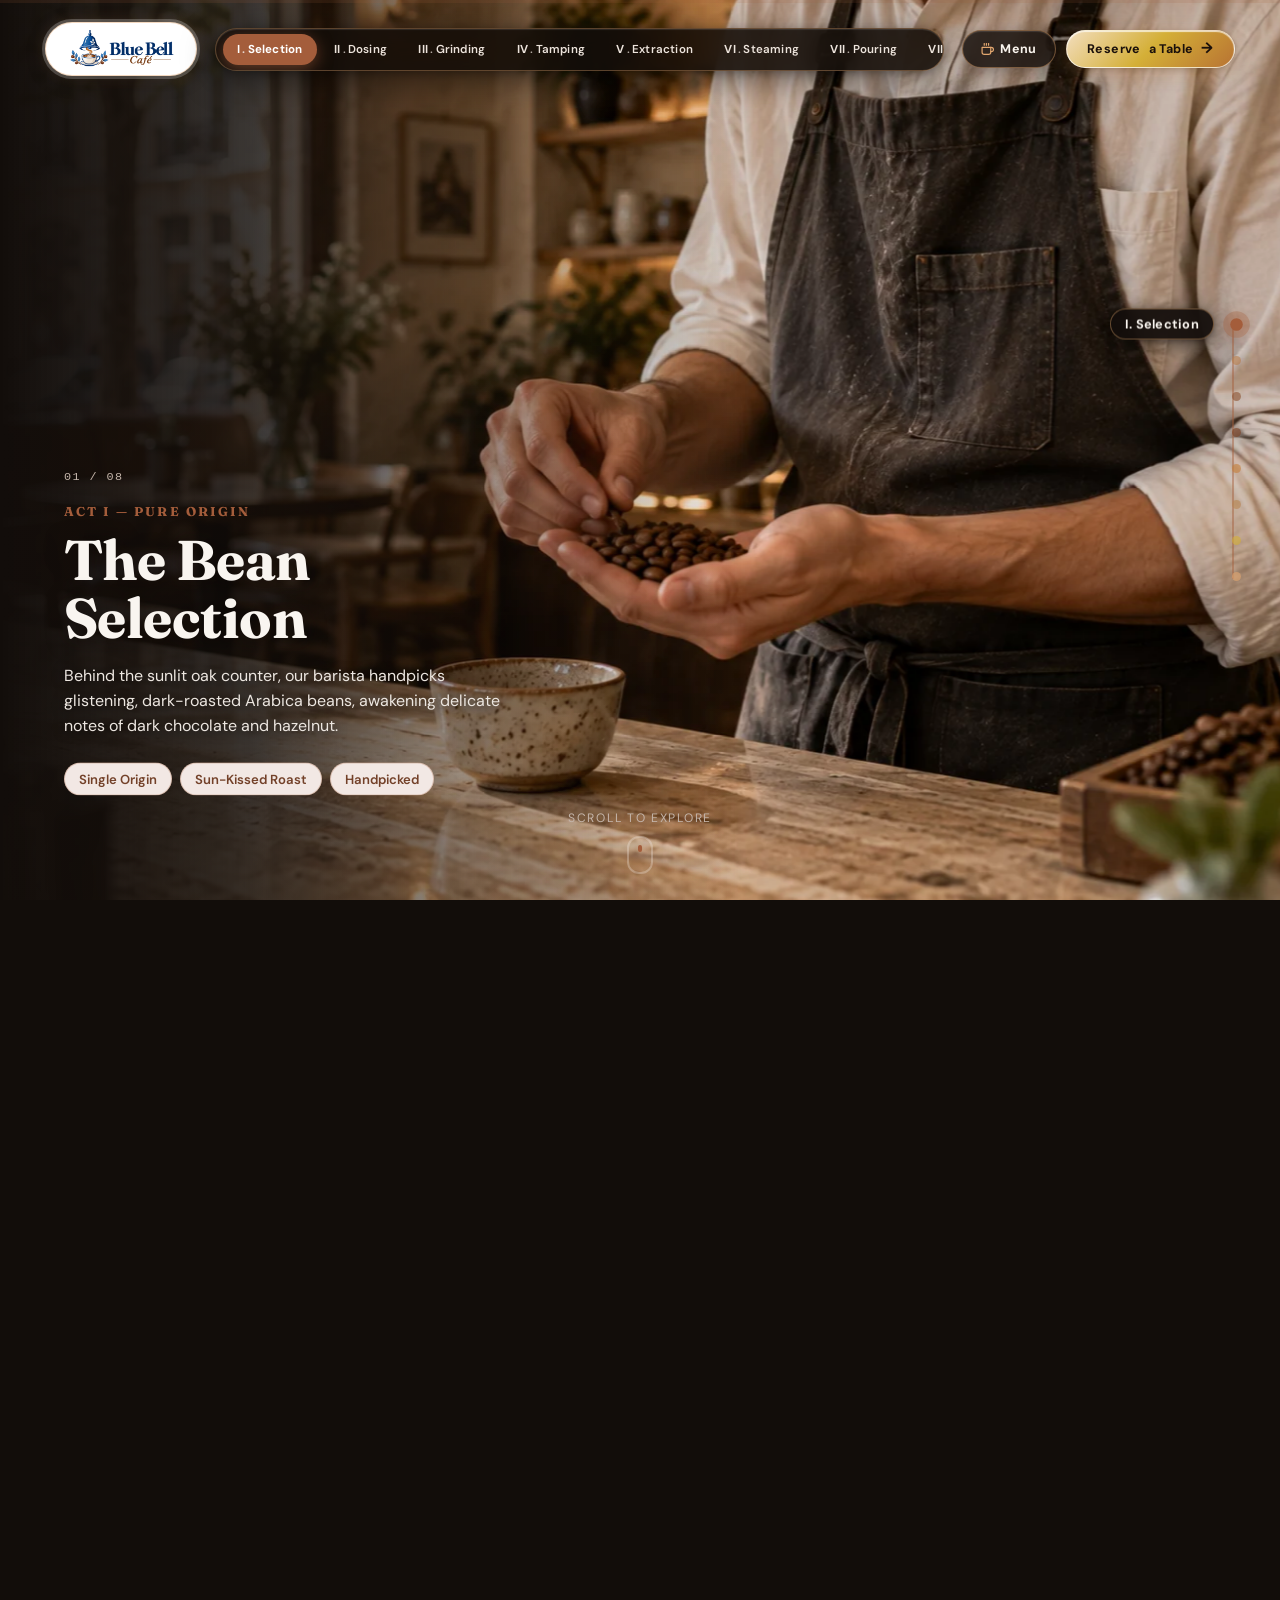
<file: story/story.html>
<!DOCTYPE html>
<html lang="en" dir="ltr">

<head>
  <meta charset="utf-8">
  <meta name="viewport" content="width=device-width, initial-scale=1, viewport-fit=cover">
  <meta http-equiv="X-UA-Compatible" content="IE=edge">

  <!-- Primary Page SEO -->
  <title>The Roasting Story — Blue Bell Café</title>
  <meta name="title" content="The Roasting Story — Blue Bell Café">
  <meta name="description"
    content="Embark on an 8-chapter scroll-scrubbed journey through artisanal coffee craftsmanship at Blue Bell Café in Gulshan, Dhaka.">
  <meta name="robots" content="index, follow">
  <meta name="theme-color" content="#231610">
  <meta name="color-scheme" content="light dark">

  <!-- Favicons & Touch Icons -->
  <link rel="icon" type="image/jpeg" href="../assets/Logo and falcon/Falcon.jpg">
  <link rel="apple-touch-icon" href="../assets/Logo and falcon/Falcon.jpg">

  <!-- Fonts -->
  <link rel="dns-prefetch" href="https://fonts.googleapis.com">
  <link rel="dns-prefetch" href="https://fonts.gstatic.com">
  <link rel="preconnect" href="https://fonts.googleapis.com">
  <link rel="preconnect" href="https://fonts.gstatic.com" crossorigin>
  <link
    href="https://fonts.googleapis.com/css2?family=DM+Sans:ital,opsz,wght@0,9..40,300..700;1,9..40,300..700&family=Fraunces:ital,opsz,wght@0,9..144,300..800;1,9..144,300..800&display=swap"
    rel="stylesheet">

  <!-- Stylesheets -->
  <link rel="stylesheet" href="../style.css">
  <link rel="stylesheet" href="story.css">
</head>

<body>
  <div id="top"></div>
  <div class="ambient-vignette"></div>

  <!-- @partial-start -->
  <!-- Story Mount Stage -->
  <div id="world"></div>
  <!-- @partial-end -->

  <!-- Scripts -->
  <script src="../scrub-engine.js"></script>
  <script src="story.js"></script>
</body>

</html>
</file>
<file: style.css>
@import url("story/story.css");
@import url("menu/menu.css");

/* ==========================================================================
   BLUE BELL CAFÉ — STYLESHEET (style.css)
   ========================================================================== */

/* ==========================================================================
   BLUE BELL CAFÉ — STYLESHEET (style.css)
   ========================================================================== */

/* --------------------------------------------------------------------------
   1. COLOR PALETTE & DESIGN TOKENS
   Defines the core variables used across the page:
   - Deep roasted espresso noir background
   - Warm ivory and toasted almond text
   - Golden caramel / amber highlights and Parisian antique brass
   - Modern editorial serif (Fraunces) and clean humanist sans-serif (DM Sans)
   -------------------------------------------------------------------------- */
:root,
.sw-root {
  /* Page background: Deep roasted espresso velvet noir */
  --sw-bg: #120D0A;

  /* Primary text: Warm ivory cream */
  --sw-ink: #F9F5F0;

  /* Secondary text: Muted toasted almond */
  --sw-ink-soft: #C4B5AA;

  /* Warm golden amber / caramel glow */
  --sw-accent: #E2A76F;

  /* Parisian antique brass */
  --sw-gold: #D4AF37;

  /* Typography: Editorial human-crafted serif and humanist sans */
  --sw-font-display: "Fraunces", Georgia, serif;
  --sw-font-body: "DM Sans", -apple-system, BlinkMacSystemFont, "Segoe UI", Roboto, sans-serif;
}

@view-transition {
  navigation: auto;
}

/* Page Crossfade Transition Veil with Steaming Coffee Loader */
.page-transition-veil {
  position: fixed;
  inset: 0;
  z-index: 999999;
  pointer-events: none;
  opacity: 0;
  display: flex;
  align-items: center;
  justify-content: center;
  background: radial-gradient(circle at 50% 40%, rgba(253, 251, 247, 0.98) 0%, rgba(248, 244, 237, 0.98) 55%, rgba(235, 221, 203, 0.98) 100%);
  backdrop-filter: blur(14px);
  -webkit-backdrop-filter: blur(14px);
  transition: opacity 0.2s cubic-bezier(0.16, 1, 0.3, 1);
}

.page-transition-veil.is-active {
  opacity: 1;
  pointer-events: auto;
}

/* Steaming Coffee Cup Loader */
.coffee-loader {
  display: flex;
  flex-direction: column;
  align-items: center;
  gap: 16px;
  text-align: center;
  padding: 24px 32px;
  transform: scale(0.92);
  transition: transform 0.22s cubic-bezier(0.16, 1, 0.3, 1);
}

.page-transition-veil.is-active .coffee-loader {
  transform: scale(1);
}

.coffee-cup-box {
  position: relative;
  display: inline-flex;
  align-items: center;
  justify-content: center;
}

.coffee-cup-art {
  animation: cupGentleBob 2.2s ease-in-out infinite alternate;
  filter: drop-shadow(0 10px 22px rgba(138, 90, 54, 0.18));
}

.cup-ambient-glow {
  position: absolute;
  width: 90px;
  height: 35px;
  bottom: 0;
  border-radius: 50%;
  background: radial-gradient(circle, rgba(212, 175, 55, 0.28) 0%, transparent 70%);
  animation: glowPulse 2.2s ease-in-out infinite alternate;
  pointer-events: none;
}

/* Animated Steam Trails */
.steam-trail {
  stroke-dasharray: 40;
  stroke-dashoffset: 40;
  animation: steamRiseLoop 1.8s ease-out infinite;
}

.steam-trail.s1 {
  animation-delay: 0s;
}

.steam-trail.s2 {
  animation-delay: 0.4s;
  animation-duration: 2s;
}

.steam-trail.s3 {
  animation-delay: 0.8s;
  animation-duration: 1.9s;
}

@keyframes steamRiseLoop {
  0% {
    stroke-dashoffset: 40;
    opacity: 0;
    transform: translateY(4px);
  }

  30% {
    opacity: 0.85;
  }

  80% {
    opacity: 0.4;
  }

  100% {
    stroke-dashoffset: 0;
    opacity: 0;
    transform: translateY(-8px);
  }
}

@keyframes cupGentleBob {
  0% {
    transform: translateY(0px) rotate(0deg);
  }

  50% {
    transform: translateY(-4px) rotate(0.8deg);
  }

  100% {
    transform: translateY(0px) rotate(0deg);
  }
}

@keyframes glowPulse {
  0% {
    transform: scale(0.9);
    opacity: 0.5;
  }

  100% {
    transform: scale(1.15);
    opacity: 0.85;
  }
}

.loader-caption {
  display: flex;
  flex-direction: column;
  gap: 4px;
}

.loader-status {
  font-family: var(--sw-font-display, "Fraunces", Georgia, serif);
  font-size: 1.15rem;
  font-weight: 700;
  letter-spacing: 0.01em;
  color: #2D1B10;
}

.loader-detail {
  font-family: var(--sw-font-body, "DM Sans", sans-serif);
  font-size: 0.82rem;
  font-weight: 500;
  color: #7E5F48;
  letter-spacing: 0.01em;
}
</file>
<file: story/story.css>
/* BLUE BELL CAFÉ — STORY SUB-STYLESHEET (story/story.css) */

/* --------------------------------------------------------------------------
   2.5. FIXED TOPBAR CONTAINER (.sw-topbar)
   Unified header housing the brand logo capsule, navigation tabs, and CTA.
   Uses pointer-events: none on the outer bar and auto on pills so empty space
   remains transparent to gestures while buttons remain interactive.
   -------------------------------------------------------------------------- */
.sw-topbar {
  position: fixed !important;
  top: 0 !important;
  left: 0 !important;
  right: 0 !important;
  z-index: 50 !important;
  display: flex !important;
  align-items: center !important;
  justify-content: space-between !important;
  gap: clamp(8px, 1.5vw, 18px) !important;
  padding: clamp(10px, 1.8vw, 22px) clamp(12px, 3.5vw, 48px) !important;
  box-sizing: border-box !important;
  width: 100% !important;
  max-width: 100vw !important;
  pointer-events: none !important;
  transition: padding 0.3s cubic-bezier(0.16, 1, 0.3, 1), gap 0.3s cubic-bezier(0.16, 1, 0.3, 1) !important;
}

.sw-topbar>* {
  pointer-events: auto !important;
}

/* --------------------------------------------------------------------------
   3. TOPBAR ACTIONS (Menu + Reservation CTA)
   Container on the top-right aligning Menu navigation and Reserve CTA
   -------------------------------------------------------------------------- */
.sw-topbar__actions {
  display: inline-flex !important;
  align-items: center !important;
  gap: clamp(6px, 0.8vw, 10px) !important;
  pointer-events: auto !important;
  flex-shrink: 0 !important;
}

/* --------------------------------------------------------------------------
   3.1. TOPBAR MENU BUTTON ("Menu")
   Artisanal warm espresso frosted glass pill linking directly to #cafe-menu
   -------------------------------------------------------------------------- */
.sw-topmenu {
  display: inline-flex !important;
  align-items: center !important;
  gap: 6px;
  padding: clamp(8px, 1vw, 10px) clamp(12px, 1.4vw, 18px);
  font-family: var(--sw-font-body);
  font-size: clamp(0.78rem, 0.88vw, 0.86rem);
  font-weight: 700;
  letter-spacing: 0.03em;
  text-decoration: none !important;
  color: #FAF5EE !important;
  background: rgba(20, 14, 10, 0.82);
  border: 1.5px solid rgba(226, 167, 111, 0.45);
  border-radius: 999px;
  box-shadow: 0 4px 16px rgba(0, 0, 0, 0.3), inset 0 1px 1px rgba(255, 255, 255, 0.12);
  backdrop-filter: blur(14px);
  -webkit-backdrop-filter: blur(14px);
  transition: all 0.3s cubic-bezier(0.16, 1, 0.3, 1);
  white-space: nowrap;
  cursor: pointer;
  position: relative;
  flex-shrink: 0 !important;
}

.sw-topmenu__icon {
  display: inline-flex;
  align-items: center;
  justify-content: center;
  color: #E2A76F;
  transition: transform 0.25s ease, color 0.25s ease;
}

.sw-topmenu__svg {
  display: block;
}

.sw-topmenu:hover {
  transform: translateY(-2px);
  color: #FFFDF9 !important;
  background: rgba(36, 24, 17, 0.95);
  border-color: #E2A76F;
  box-shadow: 0 6px 20px rgba(0, 0, 0, 0.38), 0 0 12px rgba(226, 167, 111, 0.3);
}

.sw-topmenu:hover .sw-topmenu__icon {
  transform: scale(1.12);
  color: #F8E8D4;
}

.sw-topmenu:active {
  transform: translateY(0) scale(0.98);
  box-shadow: 0 2px 8px rgba(0, 0, 0, 0.25);
}

/* --------------------------------------------------------------------------
   3.2. TOPBAR CALL-TO-ACTION BUTTON ("Reserve a Table")
   A luminous golden amber gradient pill on the top right that invites
   guests to book a table, smoothly jumping to the final table service chapter.
   -------------------------------------------------------------------------- */
.sw-topcta {
  display: inline-flex !important;
  align-items: center;
  gap: 8px;
  padding: clamp(8px, 1vw, 10px) clamp(14px, 1.6vw, 22px);
  font-family: var(--sw-font-body);
  font-size: clamp(0.78rem, 0.88vw, 0.86rem);
  font-weight: 700;
  letter-spacing: 0.03em;
  text-decoration: none !important;
  color: #1A100B !important;
  background: linear-gradient(135deg, #F3DEBE 0%, #D4AF37 50%, #B87333 100%);
  border: 1px solid rgba(255, 255, 255, 0.7);
  border-radius: 999px;
  box-shadow: 0 4px 18px rgba(184, 115, 51, 0.28), 0 2px 6px rgba(0, 0, 0, 0.18), inset 0 1px 1px rgba(255, 255, 255, 0.7);
  backdrop-filter: blur(12px);
  -webkit-backdrop-filter: blur(12px);
  transition: all 0.3s cubic-bezier(0.16, 1, 0.3, 1);
  white-space: nowrap;
  cursor: pointer;
  position: relative;
  flex-shrink: 0 !important;
}

/* Arrow indicator inside the CTA button */
.sw-topcta::after {
  content: '→';
  font-size: 0.95rem;
  font-weight: 700;
  transition: transform 0.25s ease;
  display: inline-block;
  line-height: 1;
}

/* Hover elevation with refined champagne-gold warmth */
.sw-topcta:hover {
  transform: translateY(-2px);
  color: #120D0A !important;
  background: linear-gradient(135deg, #FAF0DE 0%, #DFBA45 50%, #C48040 100%);
  box-shadow: 0 6px 24px rgba(184, 115, 51, 0.38), 0 3px 8px rgba(0, 0, 0, 0.2), inset 0 1px 1px rgba(255, 255, 255, 0.85);
  border-color: rgba(255, 255, 255, 0.95);
}

.sw-topcta:hover::after {
  transform: translateX(3px);
}

.sw-topcta:active {
  transform: translateY(0) scale(0.98);
  box-shadow: 0 2px 10px rgba(226, 167, 111, 0.35);
}

/* --------------------------------------------------------------------------
   4. BRAND LOGO CAPSULE (Top-Left)
   Encapsulates the transparent Blue Bell Café logo within a crisp white
   pill capsule with a golden rim and subtle drop shadow.
   -------------------------------------------------------------------------- */
.sw-brand {
  display: inline-flex !important;
  align-items: center !important;
  text-decoration: none !important;
  cursor: pointer;
  padding: 0 !important;
  background: transparent !important;
  border: none !important;
  box-shadow: none !important;
  flex-shrink: 0 !important;
  transition: all 0.3s cubic-bezier(0.16, 1, 0.3, 1) !important;
}

.sw-brand:hover {
  transform: translateY(-2px);
}

/* White protective capsule for the logo */
.sw-brand__logo-wrap {
  display: inline-flex !important;
  align-items: center !important;
  justify-content: center !important;
  padding: clamp(5px, 0.8vw, 7px) clamp(12px, 1.4vw, 18px) !important;
  background: #FFFFFF !important;
  /* Pure white background ensures navy blue & brown logo pop */
  border-radius: 999px !important;
  border: 1.5px solid rgba(226, 167, 111, 0.45) !important;
  box-shadow:
    0 4px 18px rgba(0, 0, 0, 0.35),
    0 0 0 3px rgba(255, 255, 255, 0.25),
    0 0 16px rgba(226, 167, 111, 0.2) !important;
  backdrop-filter: blur(12px) !important;
  -webkit-backdrop-filter: blur(12px) !important;
  transition: all 0.3s cubic-bezier(0.16, 1, 0.3, 1) !important;
}

.sw-brand:hover .sw-brand__logo-wrap {
  border-color: var(--sw-accent, #E2A76F) !important;
  box-shadow:
    0 8px 28px rgba(0, 0, 0, 0.45),
    0 0 0 4px rgba(255, 255, 255, 0.4),
    0 0 24px rgba(226, 167, 111, 0.45) !important;
  transform: scale(1.02);
}

/* Logo image itself */
.sw-brand__logo {
  height: clamp(26px, 3.2vw, 38px) !important;
  width: auto !important;
  max-width: clamp(100px, 13vw, 150px) !important;
  object-fit: contain !important;
  display: block !important;
  transform: none !important;
  border-radius: 0 !important;
}

/* Hidden text name because the logo image already has "Blue Bell Café" */
.sw-brand__name {
  display: none !important;
}

/* --------------------------------------------------------------------------
   5. TOP NAVIGATION BAR (.sw-nav)
   A dark roasted espresso frosted glass pill containing the chapter titles
   (Selection, Dosing, Grinding, etc.) with high-contrast ivory text.
   Engineered with smooth horizontal scrolling & fluid flex compression
   so it effortlessly scales across screen widths without breaking.
   -------------------------------------------------------------------------- */
.sw-nav {
  display: flex !important;
  align-items: center !important;
  gap: 3px !important;
  padding: 5px 7px !important;
  background: rgba(18, 13, 10, 0.88) !important;
  /* Deep roasted espresso glass */
  backdrop-filter: blur(16px) saturate(180%) !important;
  -webkit-backdrop-filter: blur(16px) saturate(180%) !important;
  border: 1px solid rgba(226, 167, 111, 0.35) !important;
  border-radius: 999px !important;
  box-shadow: 0 8px 32px rgba(0, 0, 0, 0.5), 0 2px 8px rgba(0, 0, 0, 0.25), inset 0 1px 1px rgba(255, 255, 255, 0.12) !important;
  max-width: 100% !important;
  overflow-x: auto !important;
  scrollbar-width: none !important;
  -ms-overflow-style: none !important;
  -webkit-overflow-scrolling: touch !important;
  flex-shrink: 1 !important;
  min-width: 0 !important;
  transition: all 0.3s cubic-bezier(0.16, 1, 0.3, 1) !important;
}

.sw-nav::-webkit-scrollbar {
  display: none !important;
}

/* Individual navigation link items */
.sw-nav__item {
  font: inherit !important;
  font-family: var(--sw-font-body) !important;
  font-size: clamp(0.72rem, 0.82vw, 0.82rem) !important;
  font-weight: 600 !important;
  letter-spacing: 0.02em !important;
  color: #EDE4DC !important;
  /* Bright warm ivory */
  border: 0 !important;
  background: transparent !important;
  cursor: pointer !important;
  padding: clamp(6px, 0.7vw, 8px) clamp(8px, 1.1vw, 15px) !important;
  border-radius: 999px !important;
  transition: all 0.25s cubic-bezier(0.16, 1, 0.3, 1) !important;
  white-space: nowrap !important;
  display: inline-flex !important;
  align-items: center !important;
  justify-content: center !important;
  gap: 2px !important;
  flex-shrink: 0 !important;
  user-select: none !important;
}

.sw-nav__num {
  font-weight: 700 !important;
  letter-spacing: 0.03em !important;
}

.sw-nav__sep {
  opacity: 0.75 !important;
}

.sw-nav__name {
  transition: opacity 0.2s ease, max-width 0.3s ease !important;
}

.sw-nav__item:hover {
  color: #FFFFFF !important;
  background: rgba(255, 255, 255, 0.14) !important;
  transform: translateY(-1px);
}

/* Active chapter item (matches the scene's dynamic accent color) */
.sw-nav__item.is-active {
  color: #FFFFFF !important;
  font-weight: 700 !important;
  background: var(--sw-accent, #E2A76F) !important;
  box-shadow: 0 4px 16px color-mix(in srgb, var(--sw-accent, #E2A76F) 55%, transparent) !important;
  transform: translateY(0);
}

/* --------------------------------------------------------------------------
   5.5. STORY SECTION CALL-TO-ACTION BUTTONS (.sw-copy__cta, .sw-btn)
   Action buttons appearing in the story chapter copy (e.g. Act VIII: Service).
   - Primary ("Reserve a Table"): Luminous golden amber gradient pill with
     deep roasted espresso text (#1A100B) for crystal-clear readability,
     warm golden box-shadow, and animated arrow indicator.
   - Ghost ("Explore the Menu"): Frosted espresso/glass pill with crisp ivory text.
   -------------------------------------------------------------------------- */
.sw-copy__cta {
  display: flex !important;
  flex-wrap: wrap !important;
  align-items: center !important;
  gap: 14px !important;
  margin-top: 28px !important;
  pointer-events: auto !important;
}

.sw-btn {
  text-decoration: none !important;
  font-family: var(--sw-font-body) !important;
  font-weight: 700 !important;
  font-size: 0.92rem !important;
  letter-spacing: 0.02em !important;
  padding: 12px 26px !important;
  border-radius: 999px !important;
  display: inline-flex !important;
  align-items: center !important;
  justify-content: center !important;
  gap: 8px !important;
  transition: all 0.3s cubic-bezier(0.16, 1, 0.3, 1) !important;
  cursor: pointer !important;
  white-space: nowrap !important;
}

/* Primary Button ("Reserve a Table") */
.sw-btn--primary {
  color: #1A100B !important;
  /* Deep roasted espresso noir - sharp, crystal-clear contrast */
  background: linear-gradient(135deg, #F3DEBE 0%, #D4AF37 50%, #B87333 100%) !important;
  border: 1px solid rgba(255, 255, 255, 0.75) !important;
  box-shadow:
    0 4px 18px rgba(184, 115, 51, 0.28),
    0 2px 6px rgba(0, 0, 0, 0.18),
    inset 0 1px 1px rgba(255, 255, 255, 0.75) !important;
  backdrop-filter: blur(12px) !important;
  -webkit-backdrop-filter: blur(12px) !important;
}

.sw-btn--primary::after {
  content: '→';
  font-size: 0.95rem;
  font-weight: 700;
  transition: transform 0.25s ease;
  display: inline-block;
  line-height: 1;
}

.sw-btn--primary:hover {
  transform: translateY(-2px) !important;
  color: #120D0A !important;
  background: linear-gradient(135deg, #FAF0DE 0%, #DFBA45 50%, #C48040 100%) !important;
  box-shadow:
    0 6px 24px rgba(184, 115, 51, 0.38),
    0 3px 8px rgba(0, 0, 0, 0.2),
    inset 0 1px 1px rgba(255, 255, 255, 0.85) !important;
  border-color: rgba(255, 255, 255, 0.95) !important;
}

.sw-btn--primary:hover::after {
  transform: translateX(3px);
}

.sw-btn--primary:active {
  transform: translateY(0) scale(0.98) !important;
  box-shadow: 0 2px 10px rgba(226, 167, 111, 0.35) !important;
}

/* Secondary Button ("Explore the Menu") */
.sw-btn--ghost {
  color: #FAF5EE !important;
  /* Crisp, brilliant warm ivory */
  background: rgba(20, 14, 10, 0.85) !important;
  /* Deep roasted espresso velvet glass */
  backdrop-filter: blur(16px) saturate(180%) !important;
  -webkit-backdrop-filter: blur(16px) saturate(180%) !important;
  border: 1.5px solid rgba(226, 167, 111, 0.55) !important;
  /* Elegant golden champagne rim */
  border-radius: 999px !important;
  box-shadow:
    0 4px 20px rgba(0, 0, 0, 0.45),
    0 0 16px rgba(226, 167, 111, 0.15),
    inset 0 1px 1px rgba(255, 255, 255, 0.18) !important;
}

.sw-btn--ghost:hover {
  transform: translateY(-2px) scale(1.03) !important;
  color: #FFFFFF !important;
  background: rgba(36, 24, 18, 0.95) !important;
  border-color: var(--sw-accent, #E2A76F) !important;
  /* Luminous warm gold */
  box-shadow:
    0 8px 28px rgba(0, 0, 0, 0.55),
    0 0 24px rgba(226, 167, 111, 0.4),
    inset 0 1px 2px rgba(255, 255, 255, 0.25) !important;
}

.sw-btn--ghost:active {
  transform: translateY(0) scale(0.98) !important;
  box-shadow: 0 2px 10px rgba(0, 0, 0, 0.35) !important;
}

/* --------------------------------------------------------------------------
   6. SIDE ROUTE DOT RAIL & LABELS (.sw-route)
   The vertical journey rail on the right side of the screen with active
   dots and pop-out chapter tooltips.
   -------------------------------------------------------------------------- */
/* Vertical connecting rail line */
.sw-route::before {
  background: var(--sw-accent, #E2A76F) !important;
  opacity: 0.45 !important;
}

/* Individual dot */
.sw-route__dot i {
  background: color-mix(in srgb, var(--sw-accent, #E2A76F) 60%, transparent) !important;
}

.sw-route__dot:hover i {
  background: #FFFFFF !important;
  box-shadow: 0 0 10px var(--sw-accent, #E2A76F) !important;
}

/* Currently active chapter dot */
.sw-route__dot.is-active i {
  background: var(--sw-accent, #E2A76F) !important;
  box-shadow: 0 0 0 5px color-mix(in srgb, var(--sw-accent, #E2A76F) 30%, transparent), 0 0 12px var(--sw-accent, #E2A76F) !important;
}

/* Hover/active tooltip label */
.sw-route__label {
  font-family: var(--sw-font-body) !important;
  font-size: 0.8rem !important;
  font-weight: 700 !important;
  letter-spacing: 0.02em !important;
  color: #F9F5F0 !important;
  /* Crisp, brilliant ivory text */
  background: rgba(18, 13, 10, 0.92) !important;
  /* Deep roasted espresso glass */
  backdrop-filter: blur(14px) !important;
  -webkit-backdrop-filter: blur(14px) !important;
  padding: 6px 14px !important;
  border-radius: 999px !important;
  border: 1px solid rgba(226, 167, 111, 0.4) !important;
  box-shadow: 0 4px 20px rgba(0, 0, 0, 0.55), 0 1px 4px rgba(0, 0, 0, 0.3) !important;
}

/* --------------------------------------------------------------------------
   7. ATMOSPHERIC VIGNETTE
   Subtle radial edge darkening for a cinematic Parisian cafe aesthetic.
   -------------------------------------------------------------------------- */
.ambient-vignette {
  position: fixed;
  inset: 0;
  pointer-events: none;
  z-index: 5;
  background: radial-gradient(circle at 50% 50%, transparent 60%, rgba(35, 22, 16, 0.05) 100%);
}

/* --------------------------------------------------------------------------
   8. RESPONSIVE DESIGN (Adaptive Scaling for All Screen Sizes & Tabs)
   Adapts navigation, brand capsule, and CTA button seamlessly whether the
   window/tab is expanded full-screen or made small/medium/tablet.
   -------------------------------------------------------------------------- */

/* Standard Laptops & Landscape Tablets (<= 1240px) */
@media (max-width: 1240px) {
  .sw-topbar {
    padding: 12px 20px !important;
    gap: 10px !important;
  }

  .sw-nav {
    padding: 4px 6px !important;
    gap: 2px !important;
  }

  .sw-nav__item {
    padding: 6px 10px !important;
    font-size: 0.77rem !important;
  }
}

/* Tablets (Portrait & Medium Displays <= 1040px) */
/* Collapses inactive tabs to clean, distinct Roman numerals (I, III, IV...)
   while keeping the active tab prominently expanded (II. Dosing). */
@media (max-width: 1160px) {
  .footer-grid {
    grid-template-columns: repeat(2, 1fr);
    gap: 22px;
  }
}

@media (max-width: 1040px) {
  .sw-topbar {
    padding: 10px 16px !important;
    gap: 8px !important;
  }

  .sw-brand__logo-wrap {
    padding: 6px 13px !important;
  }

  .sw-brand__logo {
    height: 28px !important;
    max-width: 110px !important;
  }

  .sw-topbar__actions {
    gap: 7px !important;
  }

  .sw-topmenu {
    padding: 8px 14px !important;
    font-size: 0.8rem !important;
    gap: 5px !important;
  }

  .sw-topcta {
    padding: 8px 16px !important;
    font-size: 0.8rem !important;
    gap: 6px !important;
  }

  .sw-nav {
    padding: 4px 6px !important;
    gap: 3px !important;
  }

  /* Inactive items: sleek, compact Roman numeral pills */
  .sw-nav__item:not(.is-active) .sw-nav__name,
  .sw-nav__item:not(.is-active) .sw-nav__sep {
    display: none !important;
  }

  .sw-nav__item:not(.is-active) {
    padding: 6px 9px !important;
    min-width: 30px !important;
    font-size: 0.76rem !important;
  }

  /* Active item: proudly expands with full title */
  .sw-nav__item.is-active {
    padding: 6px 14px !important;
    font-size: 0.78rem !important;
  }

  .sw-nav__item.is-active .sw-nav__name,
  .sw-nav__item.is-active .sw-nav__sep {
    display: inline !important;
  }
}

/* Interactive hover reveal on non-touch screens under 1040px */
@media (hover: hover) and (max-width: 1040px) {

  .sw-nav__item:hover .sw-nav__name,
  .sw-nav__item:hover .sw-nav__sep {
    display: inline !important;
  }

  .sw-nav__item:hover {
    padding: 6px 12px !important;
  }
}

/* Mobile & Narrow Viewports (<= 680px) */
@media (max-width: 680px) {
  .sw-topbar {
    padding: 8px 10px !important;
    gap: 6px !important;
  }

  .sw-brand__logo-wrap {
    padding: 4px 10px !important;
  }

  .sw-brand__logo {
    height: 23px !important;
    max-width: 82px !important;
  }

  .sw-topbar__actions {
    gap: 5px !important;
  }

  .sw-topmenu {
    padding: 7px 11px !important;
    font-size: 0.76rem !important;
    gap: 4px !important;
  }

  /* Shorten "Reserve a Table" to "Reserve" with arrow on mobile */
  .sw-topcta {
    padding: 7px 12px !important;
    font-size: 0.76rem !important;
    gap: 4px !important;
  }

  .sw-topcta .sw-topcta__sub {
    display: none !important;
  }

  .sw-nav {
    padding: 3px 5px !important;
    gap: 2px !important;
  }

  .sw-nav__item:not(.is-active) {
    padding: 5px 8px !important;
    min-width: 25px !important;
    font-size: 0.71rem !important;
  }

  .sw-nav__item.is-active {
    padding: 5px 10px !important;
    font-size: 0.73rem !important;
  }

  .sw-copy__cta {
    gap: 10px !important;
    margin-top: 20px !important;
  }

  .sw-btn {
    padding: 10px 20px !important;
    font-size: 0.84rem !important;
  }
}

/* Ultra-compact screens (<= 400px) */
@media (max-width: 400px) {
  .sw-topbar {
    padding: 6px 6px !important;
    gap: 4px !important;
  }

  .sw-brand__logo-wrap {
    padding: 4px 7px !important;
  }

  .sw-brand__logo {
    height: 20px !important;
    max-width: 70px !important;
  }

  .sw-topbar__actions {
    gap: 3px !important;
  }

  .sw-topmenu {
    padding: 6px 8px !important;
    font-size: 0.7rem !important;
    gap: 3px !important;
  }

  .sw-topcta {
    padding: 6px 9px !important;
    font-size: 0.7rem !important;
  }

  .sw-nav__item:not(.is-active) {
    padding: 4px 6px !important;
    min-width: 20px !important;
    font-size: 0.67rem !important;
  }

  .sw-btn {
    padding: 8px 16px !important;
    font-size: 0.78rem !important;
  }
}
</file>
<file: menu/menu.css>
/* BLUE BELL CAFÉ — MENU SUB-STYLESHEET (menu/menu.css) */

/* ==========================================================================
   3.5. ARTISANAL CAFÉ MENU SECTION (.cafe-menu-section)
   Light warm nude & oat-milk cream palette, aesthetic pookie charm,
   high-aesthetic photography, micro-batch roastery passport, category
   filters, and interactive floating tasting tray dock.
   ========================================================================== */
.cafe-menu-section {
  position: relative;
  z-index: 40;
  background:
    radial-gradient(circle at 12% 15%, rgba(244, 228, 218, 0.65) 0%, transparent 40%),
    radial-gradient(circle at 88% 55%, rgba(248, 235, 224, 0.7) 0%, transparent 45%),
    linear-gradient(180deg, #F5EDE0 0%, #FAF6F0 25%, #FAF5EE 75%, #F4ECE0 100%);
  border-top: 1.5px solid rgba(218, 188, 172, 0.45);
  box-shadow: 0 -20px 50px rgba(180, 140, 120, 0.08);
  padding: clamp(60px, 7vw, 100px) clamp(20px, 4vw, 56px) clamp(50px, 6vw, 84px);
  box-sizing: border-box;
  font-family: var(--sw-font-body);
  color: #231610;
}

.menu-container {
  max-width: 1320px;
  margin: 0 auto;
  width: 100%;
}

/* ---- Menu Header ---- */
.menu-header {
  text-align: center;
  max-width: 780px;
  margin: 0 auto 44px;
}

.menu-eyebrow {
  display: inline-flex;
  align-items: center;
  gap: 8px;
  font-size: 0.78rem;
  font-weight: 700;
  letter-spacing: 0.12em;
  text-transform: uppercase;
  color: #A45239;
  margin-bottom: 14px;
  background: rgba(212, 137, 114, 0.12);
  padding: 6px 20px;
  border-radius: 999px;
  border: 1.2px solid rgba(212, 137, 114, 0.32);
  box-shadow: 0 2px 10px rgba(212, 137, 114, 0.08);
}

.eyebrow-sparkle {
  font-size: 0.76rem;
  color: #D4806A;
}

.menu-title {
  font-family: var(--sw-font-display);
  font-size: clamp(2.3rem, 5vw, 3.6rem);
  font-weight: 800;
  color: #231610;
  margin: 0 0 28px;
  letter-spacing: -0.015em;
  line-height: 1.1;
  text-shadow: 0 2px 16px rgba(180, 130, 110, 0.12);
}

.menu-subtitle {
  font-size: clamp(0.95rem, 1.35vw, 1.08rem);
  line-height: 1.65;
  color: #5E463B;
  margin: 0 auto 34px;
  max-width: 640px;
}

/* ---- Category Filter Navigation Tabs ---- */
.menu-filter-nav {
  display: flex;
  justify-content: center;
  flex-wrap: wrap;
  gap: 10px;
  margin: 0 auto;
}

.menu-filter-btn {
  display: inline-flex;
  align-items: center;
  gap: 8px;
  padding: 10px 20px;
  font-family: var(--sw-font-body);
  font-size: 0.85rem;
  font-weight: 600;
  color: #4A3328;
  background: rgba(255, 255, 255, 0.9);
  border: 1.5px solid rgba(218, 186, 172, 0.45);
  border-radius: 999px;
  cursor: pointer;
  transition: all 0.28s cubic-bezier(0.16, 1, 0.3, 1);
  backdrop-filter: blur(12px);
  -webkit-backdrop-filter: blur(12px);
  box-shadow: 0 4px 14px rgba(180, 140, 120, 0.08);
}

.menu-filter-btn .tab-icon {
  font-size: 0.95rem;
}

.menu-filter-btn .tab-count {
  font-size: 0.7rem;
  font-weight: 700;
  padding: 2px 7px;
  border-radius: 999px;
  background: rgba(0, 0, 0, 0.06);
  color: inherit;
  transition: background 0.2s ease, color 0.2s ease;
}

.menu-filter-btn:hover {
  color: #231610;
  background: #FFFFFF;
  border-color: #C27854;
  transform: translateY(-2px);
  box-shadow: 0 6px 20px rgba(194, 120, 84, 0.2);
}

.menu-filter-btn.is-active {
  color: #FFFFFF;
  background: linear-gradient(135deg, #C27854 0%, #A45D3B 100%);
  font-weight: 700;
  border-color: #A45D3B;
  box-shadow: 0 6px 22px rgba(164, 93, 59, 0.35);
}

.menu-filter-btn.is-active .tab-count {
  background: rgba(255, 255, 255, 0.3);
  color: #FFFFFF;
}

/* ---- Spotlight Feature Card: Tasting Flight ---- */
.menu-spotlight-card {
  background: linear-gradient(135deg, #FFFFFF 0%, #FFF8F3 60%, #FAF0E8 100%);
  border: 1.5px solid rgba(220, 185, 170, 0.55);
  border-radius: 26px;
  padding: clamp(22px, 3vw, 32px);
  margin-bottom: 40px;
  display: grid;
  grid-template-columns: 340px 1fr auto;
  align-items: center;
  gap: 28px;
  box-shadow: 0 16px 44px rgba(160, 120, 100, 0.12), 0 2px 10px rgba(220, 185, 170, 0.2);
  position: relative;
  overflow: hidden;
}

.menu-spotlight-card::before {
  content: "";
  position: absolute;
  top: 0;
  left: 0;
  right: 0;
  height: 3px;
  background: linear-gradient(90deg, #D4AF37, #C27854, #D4AF37);
}

.spotlight-media {
  position: relative;
  width: 100%;
  height: 220px;
  border-radius: 18px;
  overflow: hidden;
  box-shadow: 0 8px 24px rgba(160, 115, 95, 0.16);
  background: #F2E7DC;
}

.spotlight-img {
  width: 100%;
  height: 100%;
  object-fit: cover;
  display: block;
  transition: transform 0.6s cubic-bezier(0.16, 1, 0.3, 1);
}

.menu-spotlight-card:hover .spotlight-img {
  transform: scale(1.05);
}

.spotlight-media-tag {
  position: absolute;
  bottom: 12px;
  left: 12px;
  background: rgba(255, 255, 255, 0.94);
  backdrop-filter: blur(8px);
  color: #A45239;
  font-size: 0.72rem;
  font-weight: 700;
  padding: 4px 12px;
  border-radius: 999px;
  box-shadow: 0 4px 12px rgba(0, 0, 0, 0.12);
  border: 1px solid rgba(212, 137, 114, 0.3);
}

.spotlight-content {
  display: flex;
  flex-direction: column;
  gap: 10px;
}

.spotlight-badge {
  display: inline-flex;
  align-items: center;
  gap: 7px;
  font-size: 0.76rem;
  font-weight: 700;
  letter-spacing: 0.08em;
  text-transform: uppercase;
  color: #A45239;
}

.spotlight-badge .badge-dot {
  width: 7px;
  height: 7px;
  border-radius: 50%;
  background: #C27854;
  box-shadow: 0 0 8px rgba(194, 120, 84, 0.5);
}

.spotlight-title {
  font-family: var(--sw-font-display);
  font-size: clamp(1.4rem, 2.3vw, 1.85rem);
  font-weight: 700;
  color: #231610;
  margin: 0;
  line-height: 1.22;
}

.spotlight-desc {
  font-size: 0.91rem;
  line-height: 1.6;
  color: #5E463B;
  margin: 0;
}

.spotlight-tags {
  display: flex;
  flex-wrap: wrap;
  gap: 8px;
  margin-top: 4px;
}

.spotlight-tag {
  font-size: 0.74rem;
  font-weight: 600;
  color: #8C3E27;
  background: rgba(230, 157, 135, 0.15);
  padding: 5px 13px;
  border-radius: 999px;
  border: 1px solid rgba(230, 157, 135, 0.4);
}

.spotlight-action {
  display: flex;
  flex-direction: column;
  align-items: flex-end;
  gap: 14px;
}

.spotlight-price {
  display: flex;
  align-items: baseline;
  gap: 4px;
  color: #231610;
  font-family: var(--sw-font-display);
}

.spotlight-price .currency {
  font-size: 1.25rem;
  color: #C87D65;
  font-weight: 700;
}

.spotlight-price .amount {
  font-size: 2.25rem;
  font-weight: 800;
  letter-spacing: -0.02em;
}

.spotlight-price .price-unit {
  font-size: 0.8rem;
  color: #7D6355;
  font-family: var(--sw-font-body);
}

.spotlight-btn {
  padding: 11px 24px !important;
  font-size: 0.86rem !important;
  background: linear-gradient(135deg, #C27854 0%, #A45D3B 100%) !important;
  color: #FFFFFF !important;
  font-weight: 700 !important;
  border: 1px solid #FFF2EC !important;
  box-shadow: 0 4px 18px rgba(164, 93, 59, 0.3) !important;
}

.spotlight-btn:hover {
  transform: translateY(-2px) scale(1.02) !important;
  box-shadow: 0 8px 24px rgba(164, 93, 59, 0.45) !important;
}

/* ---- Menu Grid: 3-Column Responsive Layout ---- */
.menu-grid {
  display: grid;
  grid-template-columns: repeat(3, 1fr);
  gap: 24px;
  margin-bottom: 0;
}

/* ---- Individual Menu Card ---- */
.menu-card {
  background: #FFFFFF;
  border: 1.5px solid rgba(224, 192, 178, 0.55);
  border-radius: 22px;
  padding: 18px 18px 20px;
  display: flex;
  flex-direction: column;
  gap: 12px;
  box-shadow: 0 8px 28px rgba(170, 130, 110, 0.08);
  transition: transform 0.35s cubic-bezier(0.16, 1, 0.3, 1), box-shadow 0.35s ease, border-color 0.35s ease, opacity 0.35s ease;
  position: relative;
  overflow: hidden;
  box-sizing: border-box;
}

.menu-card::before {
  content: "";
  position: absolute;
  top: 0;
  left: 0;
  right: 0;
  height: 3px;
  background: linear-gradient(90deg, transparent, #C27854, transparent);
  opacity: 0;
  transition: opacity 0.3s ease;
}

.menu-card:hover {
  transform: translateY(-6px);
  border-color: #C27854;
  box-shadow: 0 14px 38px rgba(18, 13, 10, 0.1), 0 2px 8px rgba(194, 120, 84, 0.12);
}

.menu-card:hover::before {
  opacity: 1;
}

.menu-card.is-filtered-out {
  display: none !important;
}

/* Card Top Bar */
.card-top {
  display: flex;
  justify-content: space-between;
  align-items: flex-start;
  gap: 10px;
}

.card-badges {
  display: flex;
  gap: 6px;
  flex-wrap: wrap;
}

.card-badge {
  font-size: 0.68rem;
  font-weight: 700;
  letter-spacing: 0.05em;
  text-transform: uppercase;
  padding: 3px 10px;
  border-radius: 999px;
  white-space: nowrap;
}

.badge-signature {
  background: #FCECE8;
  color: #A64730;
  border: 1px solid #F3CCC2;
}

.badge-reserve {
  background: #FEF4E6;
  color: #9C5E18;
  border: 1px solid #F8DEBA;
}

.badge-bakery {
  background: #FAF0E4;
  color: #945729;
  border: 1px solid #F2D5BD;
}

.badge-bistro {
  background: #EBF5EF;
  color: #2D6A4F;
  border: 1px solid #C8E6D3;
}

.badge-light {
  background: #F4EBE3;
  color: #6C5245;
  border: 1px solid #E4D5CA;
}

.card-price {
  font-family: var(--sw-font-display);
  font-size: 1.15rem;
  font-weight: 800;
  color: #231610;
  background: #FAF3EC;
  border: 1.2px solid rgba(212, 137, 114, 0.38);
  padding: 3px 12px;
  border-radius: 999px;
  display: inline-flex;
  align-items: baseline;
  gap: 2px;
  white-space: nowrap;
  box-shadow: 0 2px 8px rgba(180, 130, 110, 0.08);
}

.card-price .currency {
  font-size: 0.85rem;
  color: #C87D65;
  font-weight: 700;
}

/* Card Image Wrap */
.card-img-wrap {
  width: 100%;
  height: 195px;
  border-radius: 14px;
  overflow: hidden;
  position: relative;
  background: #F2E7DC;
  box-shadow: 0 4px 14px rgba(160, 120, 100, 0.09);
}

.card-img {
  width: 100%;
  height: 100%;
  object-fit: cover;
  display: block;
  transition: transform 0.5s cubic-bezier(0.16, 1, 0.3, 1);
}

.menu-card:hover .card-img {
  transform: scale(1.06);
}

/* Card Titles & Terroir */
.card-title {
  font-family: var(--sw-font-display);
  font-size: 1.22rem;
  font-weight: 700;
  color: #231610;
  margin: 0;
  line-height: 1.25;
}

.card-terroir {
  font-size: 0.78rem;
  color: #6E5346;
  margin: 0;
  line-height: 1.45;
}

/* Tasting Notes Pills */
.card-notes {
  display: flex;
  align-items: center;
  flex-wrap: wrap;
  gap: 5px;
  font-size: 0.74rem;
  margin: 2px 0;
}

.note-label {
  color: #A45239;
  font-weight: 700;
  font-size: 0.72rem;
  margin-right: 2px;
}

.note-pill {
  background: #F8EFE8;
  color: #4A3327;
  padding: 2px 8px;
  border-radius: 6px;
  border: 1px solid #E8D8CC;
  font-size: 0.71rem;
}

/* Sensory Profile Metrics */
.card-metrics {
  display: grid;
  grid-template-columns: repeat(3, 1fr);
  gap: 6px;
  padding: 8px 10px;
  background: #FAF5F0;
  border-radius: 10px;
  border: 1px solid #EBDDD2;
  margin: 2px 0;
}

.metric-item {
  display: flex;
  flex-direction: column;
}

.metric-name {
  font-size: 0.67rem;
  color: #826658;
  text-transform: uppercase;
  font-weight: 600;
  letter-spacing: 0.04em;
}

.metric-dots {
  display: flex;
  gap: 4px;
  margin-top: 3px;
}

.metric-dots .dot {
  width: 6px;
  height: 6px;
  border-radius: 50%;
  background: #E2D2C6;
}

.metric-dots .dot.filled {
  background: #C97761;
  box-shadow: 0 0 5px rgba(201, 119, 97, 0.4);
}

/* Pairing Suggestion */
.card-pairing {
  font-size: 0.74rem;
  color: #5C4134;
  background: #FFF8F4;
  border-left: 3px solid #C27854;
  padding: 6px 10px;
  border-radius: 0 8px 8px 0;
  display: flex;
  align-items: center;
  gap: 6px;
  line-height: 1.35;
}

.card-pairing strong {
  color: #231610;
}

.pairing-icon {
  color: #B87333;
  font-size: 0.72rem;
  line-height: 1;
  flex-shrink: 0;
}

/* ---- Card Tray Control & Add to Tray Button ---- */
.card-tray-control {
  margin-top: auto;
  display: flex;
  flex-direction: column;
  align-items: center;
  gap: 8px;
  width: 100%;
}

.card-tray-control .add-to-tray-btn {
  width: 100%;
}

.spotlight-tray-control {
  width: auto;
}

.spotlight-tray-control .add-to-tray-btn {
  width: auto;
}

.add-to-tray-btn {
  margin-top: 0;
  padding: 10px 18px;
  border-radius: 999px;
  background: #FAF3ED;
  border: 1.5px solid rgba(194, 120, 84, 0.45);
  color: #543327;
  font-family: var(--sw-font-body);
  font-size: 0.81rem;
  font-weight: 700;
  cursor: pointer;
  transition: all 0.25s cubic-bezier(0.16, 1, 0.3, 1);
  display: inline-flex;
  align-items: center;
  justify-content: center;
  gap: 6px;
  user-select: none;
}

.add-to-tray-btn:hover {
  background: linear-gradient(135deg, #C27854 0%, #A45D3B 100%);
  color: #FFFFFF;
  border-color: #A45D3B;
  transform: translateY(-2px);
  box-shadow: 0 4px 16px rgba(164, 93, 59, 0.28);
}

.add-to-tray-btn.is-added {
  background: #704226;
  border-color: #5A331D;
  color: #FFFFFF;
  box-shadow: 0 4px 14px rgba(90, 51, 29, 0.28);
}

/* ---- Quantity Stepper Popup (Appears below button when added) ---- */
.tray-qty-stepper {
  display: none;
  align-items: center;
  justify-content: center;
  gap: 12px;
  padding: 5px 14px;
  background: #FFFFFF;
  border: 1.5px solid rgba(194, 120, 84, 0.38);
  border-radius: 999px;
  box-shadow: 0 4px 14px rgba(18, 13, 10, 0.08);
  width: fit-content;
  margin: 0 auto;
}

.card-tray-control.is-active .tray-qty-stepper {
  display: inline-flex;
  animation: qtyStepperPop 0.28s cubic-bezier(0.16, 1, 0.3, 1) forwards;
}

@keyframes qtyStepperPop {
  0% {
    opacity: 0;
    transform: translateY(-6px) scale(0.92);
  }

  100% {
    opacity: 1;
    transform: translateY(0) scale(1);
  }
}

.qty-step-btn {
  width: 26px;
  height: 26px;
  border-radius: 50%;
  border: 1.2px solid rgba(194, 120, 84, 0.35);
  background: #FAF3ED;
  color: #543327;
  font-family: var(--sw-font-body);
  font-size: 1.05rem;
  font-weight: 700;
  display: flex;
  align-items: center;
  justify-content: center;
  cursor: pointer;
  line-height: 1;
  padding: 0;
  transition: all 0.2s cubic-bezier(0.16, 1, 0.3, 1);
  user-select: none;
}

.qty-step-btn:hover {
  background: #C27854;
  border-color: #A45D3B;
  color: #FFFFFF;
  transform: scale(1.12);
  box-shadow: 0 2px 8px rgba(194, 120, 84, 0.35);
}

.qty-step-btn:active {
  transform: scale(0.92);
}

.qty-step-display {
  display: flex;
  align-items: baseline;
  gap: 4px;
  min-width: 38px;
  justify-content: center;
}

.qty-step-value {
  font-family: var(--sw-font-heading);
  font-size: 1.08rem;
  font-weight: 800;
  color: #2D1C12;
  min-width: 16px;
  text-align: center;
}

.qty-step-label {
  font-family: var(--sw-font-body);
  font-size: 0.72rem;
  font-weight: 600;
  color: #8C6A5A;
  text-transform: uppercase;
  letter-spacing: 0.04em;
}

/* ==========================================================================
   3.6. FLOATING TASTING TRAY DOCK (.tasting-tray-dock)
   Bottom-left floating dock summarizing the guest's curated tasting selection
   with instant 1-click booking link.
   ========================================================================== */
.tasting-tray-dock {
  position: fixed;
  bottom: 24px;
  left: 24px;
  z-index: 95;
  background: rgba(255, 255, 255, 0.95);
  backdrop-filter: blur(18px);
  -webkit-backdrop-filter: blur(18px);
  border: 1.5px solid rgba(212, 137, 114, 0.55);
  border-radius: 999px;
  padding: 7px 9px 7px 18px;
  box-shadow: 0 16px 42px rgba(140, 95, 75, 0.18), 0 2px 10px rgba(212, 137, 114, 0.15);
  display: flex;
  align-items: center;
  gap: 16px;
  transition: transform 0.3s cubic-bezier(0.16, 1, 0.3, 1), opacity 0.3s ease;
  max-width: calc(100vw - 160px);
  box-sizing: border-box;
}

.tasting-tray-dock.is-hidden {
  transform: translateY(120%);
  opacity: 0;
  pointer-events: none;
}

.tray-inner {
  display: flex;
  align-items: center;
  gap: 14px;
}

.tray-info {
  display: flex;
  align-items: center;
  gap: 12px;
}

.tray-badge {
  display: inline-flex;
  align-items: center;
  gap: 6px;
  font-size: 0.78rem;
  font-weight: 700;
  color: #231610;
}

.tray-badge .tray-dot {
  width: 8px;
  height: 8px;
  border-radius: 50%;
  background: #C27854;
  box-shadow: 0 0 8px rgba(194, 120, 84, 0.5);
}

.tray-total {
  display: flex;
  align-items: baseline;
  gap: 4px;
  font-size: 0.8rem;
}

.tray-total-label {
  color: #7D6355;
}

.tray-total-val {
  color: #231610;
  font-weight: 800;
  font-family: var(--sw-font-display);
  font-size: 0.95rem;
}

.tray-actions {
  display: flex;
  align-items: center;
  gap: 8px;
}

.tray-clear-btn {
  background: transparent;
  border: 0;
  color: #8C7063;
  font-family: var(--sw-font-body);
  font-size: 0.75rem;
  font-weight: 600;
  cursor: pointer;
  padding: 5px 8px;
  border-radius: 999px;
  transition: color 0.2s ease;
}

.tray-clear-btn:hover {
  color: #231610;
}

.tray-order-btn {
  display: inline-flex;
  align-items: center;
  gap: 6px;
  padding: 8px 18px;
  border-radius: 999px;
  background: linear-gradient(135deg, #C27854 0%, #A45D3B 100%);
  color: #FFFFFF;
  border: 1px solid #FFF2EC;
  font-family: var(--sw-font-body);
  font-size: 0.79rem;
  font-weight: 700;
  cursor: pointer;
  box-shadow: 0 4px 16px rgba(164, 93, 59, 0.32);
  transition: all 0.2s ease;
  white-space: nowrap;
}

.tray-order-btn:hover {
  transform: translateY(-1px);
  box-shadow: 0 6px 20px rgba(164, 93, 59, 0.45);
}

/* ==========================================================================
   4. ARTISANAL CAFÉ FOOTER STYLING (WARM DEEP MOCHA & BURNISHED GOLD)
   Velvety roasted cocoa brown with harmonized champagne-gold accents,
   frosted espresso glass cards, and crisp, legible typography.
   ========================================================================== */
.site-footer {
  position: relative;
  z-index: 45;
  background:
    radial-gradient(120% 90% at 50% 0%, #462D20 0%, #362217 48%, #26170F 100%);
  border-top: 1.5px solid rgba(230, 170, 104, 0.38);
  box-shadow: 0 -20px 60px rgba(18, 10, 6, 0.65), inset 0 1px 0 rgba(255, 255, 255, 0.08);
  color: #F5EDE6;
  padding: 24px clamp(20px, 3.5vw, 56px) 18px;
  box-sizing: border-box;
  font-family: var(--sw-font-body);
}

.footer-inner {
  width: 100%;
  max-width: 1320px;
  margin: 0 auto;
  display: flex;
  flex-direction: column;
  gap: 16px;
}

/* ---- Footer 4-Column Grid: Balanced & Spanning Across Full Width ---- */
.footer-grid {
  display: grid;
  grid-template-columns: repeat(4, minmax(0, 1fr));
  gap: clamp(16px, 2.2vw, 32px);
  align-items: start;
}

.footer-col {
  display: flex;
  flex-direction: column;
  gap: 8px;
  min-width: 0;
}

.footer-col-title {
  font-family: var(--sw-font-display);
  font-size: 1.02rem;
  font-weight: 700;
  color: #FFF8F0;
  margin: 0;
  display: flex;
  align-items: center;
  gap: 7px;
  padding-bottom: 6px;
  border-bottom: 1px solid rgba(230, 170, 104, 0.28);
}

.title-icon {
  font-size: 0.94rem;
  color: #E6AA68;
}

.col-desc {
  font-size: 0.79rem;
  line-height: 1.4;
  color: #D9C8BC;
  margin: 0;
}

/* Column 1: Address & Location */
.footer-address {
  font-style: normal;
  display: flex;
  flex-direction: column;
  gap: 2px;
  font-size: 0.82rem;
  line-height: 1.4;
  color: #EFE4DA;
}

.footer-address p {
  margin: 0;
  line-height: 1.4;
}

.shop-name {
  font-family: var(--sw-font-display);
  font-size: 0.95rem;
  font-weight: 700;
  color: #F5C78E;
  margin-bottom: 2px;
}

.address-line,
.address-sub {
  color: #EFE4DA;
}

.address-landmark {
  font-size: 0.76rem;
  color: #CBB9AC;
  margin-top: 1px;
}

.directions-link {
  display: inline-flex;
  align-items: center;
  gap: 5px;
  font-size: 0.78rem;
  font-weight: 600;
  color: #E6AA68;
  text-decoration: none;
  transition: all 0.25s ease;
  width: fit-content;
  margin-top: 2px;
}

.directions-link:hover {
  color: #FFF8F0;
  transform: translateX(3px);
  text-decoration: underline;
}

.atelier-note {
  font-size: 0.75rem;
  color: #CBB9AC;
  margin: 2px 0 0;
  line-height: 1.35;
}

.footer-logo-badge {
  display: inline-flex;
  align-items: center;
  justify-content: center;
  padding: 5px 16px;
  background: rgba(255, 255, 255, 0.95) !important;
  border-radius: 999px;
  border: 1.5px solid rgba(230, 170, 104, 0.5);
  box-shadow:
    0 4px 14px rgba(0, 0, 0, 0.35),
    0 0 0 2px rgba(255, 255, 255, 0.3),
    0 0 16px rgba(230, 170, 104, 0.25);
  width: fit-content;
  margin-top: 6px;
  text-decoration: none;
  transition: all 0.25s cubic-bezier(0.16, 1, 0.3, 1);
}

.footer-logo-badge:hover {
  border-color: #F5C78E;
  box-shadow:
    0 6px 20px rgba(0, 0, 0, 0.45),
    0 0 0 3px rgba(255, 255, 255, 0.5),
    0 0 22px rgba(230, 170, 104, 0.45);
  transform: translateY(-1px) scale(1.02);
}

.footer-logo-img {
  height: 28px;
  width: auto;
  max-width: 120px;
  object-fit: contain;
  display: block;
}

/* Column 2: Hours & Schedule */
.roast-note {
  font-size: 0.74rem;
  font-weight: 600;
  color: #F5C78E;
  margin-top: 4px;
  display: inline-block;
}

.footer-hours {
  margin-top: 2px;
  padding: 9px 13px;
  background: linear-gradient(145deg, rgba(82, 52, 36, 0.45) 0%, rgba(56, 35, 24, 0.55) 100%);
  border: 1px solid rgba(245, 202, 154, 0.28);
  border-radius: 12px;
  box-shadow: inset 0 1px 0 rgba(255, 235, 215, 0.12), 0 4px 14px rgba(16, 9, 6, 0.2);
  backdrop-filter: blur(8px);
  -webkit-backdrop-filter: blur(8px);
}

.hours-title {
  font-size: 0.69rem;
  font-weight: 700;
  letter-spacing: 0.08em;
  text-transform: uppercase;
  color: #F5C78E;
  margin: 0 0 5px;
}

.hours-list {
  list-style: none;
  padding: 0;
  margin: 0;
  display: flex;
  flex-direction: column;
  gap: 4px;
  font-size: 0.76rem;
  color: #E5D5C8;
}

.hours-list li {
  display: flex;
  justify-content: space-between;
  gap: 8px;
}

.hours-list strong {
  color: #FFFFFF;
  font-weight: 700;
}

.hours-highlight {
  color: #F8D2AC !important;
  border-top: 1px dashed rgba(245, 202, 154, 0.32);
  padding-top: 4px;
  margin-top: 2px;
}

/* Column 2: Phone & Contact */
.contact-links {
  display: flex;
  flex-direction: column;
  gap: 7px;
  width: 100%;
}

.contact-item {
  display: flex;
  align-items: center;
  gap: 10px;
  padding: 7px 11px;
  background: linear-gradient(145deg, rgba(82, 52, 36, 0.45) 0%, rgba(56, 35, 24, 0.55) 100%);
  border: 1px solid rgba(245, 202, 154, 0.28);
  border-radius: 12px;
  text-decoration: none;
  color: inherit;
  box-shadow: inset 0 1px 0 rgba(255, 235, 215, 0.12), 0 4px 14px rgba(16, 9, 6, 0.2);
  backdrop-filter: blur(8px);
  -webkit-backdrop-filter: blur(8px);
  transition: all 0.28s cubic-bezier(0.16, 1, 0.3, 1);
  box-sizing: border-box;
  width: 100%;
  min-width: 0;
  overflow: hidden;
}

.contact-item:hover {
  transform: translateY(-2px);
  border-color: rgba(245, 202, 154, 0.65);
  background: linear-gradient(145deg, rgba(105, 68, 48, 0.65) 0%, rgba(75, 48, 33, 0.75) 100%);
  box-shadow: inset 0 1px 0 rgba(255, 240, 225, 0.2), 0 8px 22px rgba(0, 0, 0, 0.35), 0 0 14px rgba(230, 170, 104, 0.2);
}

.contact-item-icon {
  width: 30px;
  height: 30px;
  border-radius: 8px;
  background: linear-gradient(135deg, rgba(245, 202, 154, 0.24) 0%, rgba(212, 142, 80, 0.16) 100%);
  border: 1px solid rgba(245, 202, 154, 0.42);
  display: flex;
  align-items: center;
  justify-content: center;
  color: #F8D2AC;
  flex-shrink: 0;
  transition: all 0.25s ease;
  box-shadow: 0 2px 6px rgba(0, 0, 0, 0.15);
}

.contact-item-icon svg {
  width: 15px;
  height: 15px;
}

.contact-item:hover .contact-item-icon {
  background: linear-gradient(135deg, #F5CA96 0%, #D88E4E 100%);
  color: #1F1008;
  border-color: #FFF0E0;
  box-shadow: 0 0 12px rgba(245, 202, 154, 0.5);
}

.contact-item-text {
  display: flex;
  flex-direction: column;
  gap: 1px;
  min-width: 0;
  flex: 1;
  overflow: hidden;
}

.contact-label {
  font-size: 0.65rem;
  letter-spacing: 0.05em;
  text-transform: uppercase;
  color: #F5C78E;
  font-weight: 700;
  white-space: nowrap;
  overflow: hidden;
  text-overflow: ellipsis;
}

.contact-val {
  font-size: 0.79rem;
  font-weight: 700;
  color: #FFFFFF;
  letter-spacing: 0.005em;
  white-space: nowrap;
  overflow: hidden;
  text-overflow: ellipsis;
  display: block;
}

.quick-reserve-box {
  margin-top: 3px;
  padding: 9px 13px;
  background: linear-gradient(145deg, rgba(82, 52, 36, 0.45) 0%, rgba(56, 35, 24, 0.55) 100%);
  border: 1px solid rgba(245, 202, 154, 0.28);
  border-radius: 12px;
  display: flex;
  flex-direction: column;
  gap: 7px;
  box-shadow: inset 0 1px 0 rgba(255, 235, 215, 0.12), 0 4px 14px rgba(16, 9, 6, 0.2);
  backdrop-filter: blur(8px);
  -webkit-backdrop-filter: blur(8px);
  box-sizing: border-box;
  width: 100%;
}

.reserve-note {
  font-size: 0.75rem;
  color: #E5D5C8;
  margin: 0;
  line-height: 1.35;
}

.footer-reserve-btn {
  display: inline-flex;
  align-items: center;
  justify-content: center;
  gap: 6px;
  padding: 8px 18px;
  font-size: 0.79rem;
  font-weight: 700;
  color: #20120A;
  background: linear-gradient(135deg, #F5CA96 0%, #D88E4E 100%);
  border: 1px solid rgba(255, 255, 255, 0.55);
  border-radius: 999px;
  text-decoration: none;
  box-shadow: 0 4px 14px rgba(0, 0, 0, 0.25), 0 0 12px rgba(245, 202, 154, 0.2);
  transition: all 0.25s ease;
  cursor: pointer;
  width: fit-content;
  max-width: 100%;
  box-sizing: border-box;
}

.footer-reserve-btn:hover {
  transform: translateY(-1px);
  background: linear-gradient(135deg, #FFE2BF 0%, #E69D5B 100%);
  box-shadow: 0 6px 18px rgba(0, 0, 0, 0.35), 0 0 18px rgba(245, 202, 154, 0.4);
}

.footer-menu-link {
  font-size: 0.74rem;
  color: #F5C78E;
  text-decoration: none;
  font-weight: 600;
  transition: color 0.2s ease, transform 0.2s ease;
  display: inline-block;
  margin-top: 2px;
}

.footer-menu-link:hover {
  color: #FFFFFF;
  transform: translateX(3px);
}

/* Column 3: Social Cards & Vinyl Showcase */
.social-links-grid {
  display: flex;
  flex-direction: column;
  gap: 7px;
  width: 100%;
}

.social-card {
  display: flex;
  align-items: center;
  gap: 10px;
  padding: 7px 11px;
  background: linear-gradient(145deg, rgba(82, 52, 36, 0.45) 0%, rgba(56, 35, 24, 0.55) 100%);
  border: 1px solid rgba(245, 202, 154, 0.28);
  border-radius: 12px;
  text-decoration: none;
  color: inherit;
  box-shadow: inset 0 1px 0 rgba(255, 235, 215, 0.12), 0 4px 14px rgba(16, 9, 6, 0.2);
  backdrop-filter: blur(8px);
  -webkit-backdrop-filter: blur(8px);
  transition: all 0.28s cubic-bezier(0.16, 1, 0.3, 1);
  box-sizing: border-box;
  width: 100%;
  min-width: 0;
  overflow: hidden;
}

.social-card:hover {
  transform: translateY(-2px);
  background: linear-gradient(145deg, rgba(105, 68, 48, 0.65) 0%, rgba(75, 48, 33, 0.75) 100%);
  border-color: rgba(245, 202, 154, 0.65);
  box-shadow: inset 0 1px 0 rgba(255, 240, 225, 0.2), 0 8px 22px rgba(0, 0, 0, 0.35), 0 0 14px rgba(230, 170, 104, 0.2);
}

.social-card.social-instagram:hover {
  border-color: rgba(245, 202, 154, 0.8);
}

.social-card.social-instagram:hover .social-icon {
  background: linear-gradient(135deg, #E1306C, #F77737);
  color: #FFFFFF;
  border-color: #FFFFFF;
}

.social-card.social-facebook:hover {
  border-color: rgba(245, 202, 154, 0.8);
}

.social-card.social-facebook:hover .social-icon {
  background: linear-gradient(135deg, #1877F2, #3b5998);
  color: #FFFFFF;
  border-color: #FFFFFF;
}

.social-icon {
  width: 30px;
  height: 30px;
  border-radius: 8px;
  background: linear-gradient(135deg, rgba(245, 202, 154, 0.24) 0%, rgba(212, 142, 80, 0.16) 100%);
  border: 1px solid rgba(245, 202, 154, 0.42);
  display: flex;
  align-items: center;
  justify-content: center;
  color: #F8D2AC;
  transition: all 0.25s ease;
  flex-shrink: 0;
  box-shadow: 0 2px 6px rgba(0, 0, 0, 0.15);
}

.social-icon svg {
  width: 15px;
  height: 15px;
}

.social-details {
  display: flex;
  flex-direction: column;
  min-width: 0;
  flex: 1;
  overflow: hidden;
}

.social-name {
  font-size: 0.82rem;
  font-weight: 700;
  color: #FFFFFF;
  white-space: nowrap;
  overflow: hidden;
  text-overflow: ellipsis;
}

.social-handle {
  font-size: 0.68rem;
  color: #D6C2B4;
  white-space: nowrap;
  overflow: hidden;
  text-overflow: ellipsis;
}

/* Vinyl Showcase */
.cafe-vinyl-showcase {
  margin-top: 3px;
  display: flex;
  align-items: center;
  gap: 10px;
  padding: 8px 13px;
  background: linear-gradient(145deg, rgba(82, 52, 36, 0.45) 0%, rgba(56, 35, 24, 0.55) 100%);
  border: 1px solid rgba(245, 202, 154, 0.3);
  border-radius: 12px;
  box-shadow: inset 0 1px 0 rgba(255, 235, 215, 0.12), 0 4px 14px rgba(16, 9, 6, 0.2);
  backdrop-filter: blur(8px);
  -webkit-backdrop-filter: blur(8px);
  box-sizing: border-box;
  width: 100%;
  min-width: 0;
  overflow: hidden;
}

.vinyl-disc {
  width: 28px;
  height: 28px;
  border-radius: 50%;
  background: radial-gradient(circle, #F5CA96 18%, #140A06 20%, #140A06 38%, #2A170F 40%, #140A06 58%, #2A170F 60%, #080402 100%);
  border: 1.2px solid rgba(245, 202, 154, 0.5);
  box-shadow: 0 2px 8px rgba(0, 0, 0, 0.4);
  animation: vinyl-spin 8s linear infinite;
  flex-shrink: 0;
}

@keyframes vinyl-spin {
  from {
    transform: rotate(0deg);
  }

  to {
    transform: rotate(360deg);
  }
}

.vinyl-info {
  display: flex;
  flex-direction: column;
  gap: 1px;
  min-width: 0;
  flex: 1;
  overflow: hidden;
}

.vinyl-tag {
  font-size: 0.66rem;
  font-weight: 700;
  letter-spacing: 0.08em;
  text-transform: uppercase;
  color: #F5C78E;
}

.vinyl-track {
  font-size: 0.78rem;
  font-weight: 700;
  color: #FFFFFF;
  white-space: nowrap;
  overflow: hidden;
  text-overflow: ellipsis;
}

.vinyl-sub {
  font-size: 0.68rem;
  color: #D6C2B4;
  white-space: nowrap;
  overflow: hidden;
  text-overflow: ellipsis;
}

/* ---- Bottom Bar: Centered Copyright ---- */
.footer-bottom {
  display: flex;
  align-items: center;
  justify-content: center;
  text-align: center;
  padding-top: 14px;
  border-top: 1px solid rgba(230, 170, 104, 0.22);
  font-size: 0.76rem;
  color: #C2B0A3;
}

.footer-copyright {
  text-align: center;
  width: 100%;
}

.footer-copyright p {
  margin: 0;
  text-align: center;
  line-height: 1.4;
}

.footer-copyright strong {
  color: #FFFFFF;
  font-weight: 700;
}

/* ==========================================================================
   5. RESPONSIVE BREAKPOINTS FOR MENU & FOOTER
   ========================================================================== */
@media (max-width: 1040px) {
  .menu-spotlight-card {
    grid-template-columns: 1fr;
    gap: 20px;
  }

  .spotlight-media {
    height: 250px;
  }

  .spotlight-action {
    flex-direction: row;
    justify-content: space-between;
    align-items: center;
    width: 100%;
  }

  .menu-grid {
    grid-template-columns: repeat(2, 1fr);
    gap: 18px;
  }

  .footer-grid {
    grid-template-columns: repeat(2, 1fr);
    gap: 22px;
  }
}

@media (max-width: 640px) {
  .menu-grid {
    grid-template-columns: 1fr;
    gap: 16px;
  }

  .spotlight-action {
    width: 100%;
    align-items: flex-start;
    flex-direction: row;
    justify-content: space-between;
  }

  .tasting-tray-dock {
    left: 14px;
    bottom: 20px;
    max-width: calc(100vw - 28px);
    border-radius: 20px;
    padding: 8px 14px;
  }

  .tray-inner {
    width: 100%;
    justify-content: space-between;
  }

  .footer-grid {
    grid-template-columns: 1fr;
    gap: 20px;
  }

  .site-footer {
    padding: 24px 16px 85px;
  }

  .footer-bottom {
    flex-direction: column;
    align-items: center;
    gap: 14px;
    padding-right: 0;
  }
}
</file>
<file: reservation/reservation.css>
/* ==========================================================================
   BLUE BELL CAFÉ — TABLE RESERVATION PARLOUR (reservation.css)
   Dedicated stylesheet for Mr. Pudding's Table Reservation Portal
   ========================================================================== */

@view-transition {
  navigation: auto;
}

:root {
  --sw-bg: #F8F4ED;
  --sw-ink: #241811;
  --sw-ink-soft: #7E6657;
  --sw-accent: #C27854;
  --sw-gold: #D4AF37;
  --portal-backdrop: radial-gradient(circle at 50% 20%, rgba(248, 244, 237, 0.94) 0%, rgba(235, 227, 216, 0.97) 100%);
  --sw-font-display: "Fraunces", Georgia, serif;
  --sw-font-body: "DM Sans", -apple-system, BlinkMacSystemFont, "Segoe UI", Roboto, sans-serif;
}

*,
*::before,
*::after {
  box-sizing: border-box;
}

html,
body {
  margin: 0;
  padding: 0;
  width: 100%;
  min-height: 100vh;
  font-family: var(--sw-font-body);
  background: #F8F4ED;
  color: #2D2319;
  overflow-x: hidden;
}

/* Page Crossfade Transition Veil with Steaming Coffee Loader */
.page-transition-veil {
  position: fixed;
  inset: 0;
  z-index: 999999;
  pointer-events: none;
  opacity: 0;
  display: flex;
  align-items: center;
  justify-content: center;
  background: radial-gradient(circle at 50% 40%, rgba(253, 251, 247, 0.98) 0%, rgba(248, 244, 237, 0.98) 55%, rgba(235, 221, 203, 0.98) 100%);
  backdrop-filter: blur(14px);
  -webkit-backdrop-filter: blur(14px);
  transition: opacity 0.2s cubic-bezier(0.16, 1, 0.3, 1);
}

.page-transition-veil.is-active {
  opacity: 1;
  pointer-events: auto;
}

/* Steaming Coffee Cup Loader */
.coffee-loader {
  display: flex;
  flex-direction: column;
  align-items: center;
  gap: 16px;
  text-align: center;
  padding: 24px 32px;
  transform: scale(0.92);
  transition: transform 0.22s cubic-bezier(0.16, 1, 0.3, 1);
}

.page-transition-veil.is-active .coffee-loader {
  transform: scale(1);
}

.coffee-cup-box {
  position: relative;
  display: inline-flex;
  align-items: center;
  justify-content: center;
}

.coffee-cup-art {
  animation: cupGentleBob 2.2s ease-in-out infinite alternate;
  filter: drop-shadow(0 10px 22px rgba(138, 90, 54, 0.18));
}

.cup-ambient-glow {
  position: absolute;
  width: 90px;
  height: 35px;
  bottom: 0;
  border-radius: 50%;
  background: radial-gradient(circle, rgba(212, 175, 55, 0.28) 0%, transparent 70%);
  animation: glowPulse 2.2s ease-in-out infinite alternate;
  pointer-events: none;
}

/* Animated Steam Trails */
.steam-trail {
  stroke-dasharray: 40;
  stroke-dashoffset: 40;
  animation: steamRiseLoop 1.8s ease-out infinite;
}

.steam-trail.s1 {
  animation-delay: 0s;
}

.steam-trail.s2 {
  animation-delay: 0.4s;
  animation-duration: 2s;
}

.steam-trail.s3 {
  animation-delay: 0.8s;
  animation-duration: 1.9s;
}

@keyframes steamRiseLoop {
  0% {
    stroke-dashoffset: 40;
    opacity: 0;
    transform: translateY(4px);
  }

  30% {
    opacity: 0.85;
  }

  80% {
    opacity: 0.4;
  }

  100% {
    stroke-dashoffset: 0;
    opacity: 0;
    transform: translateY(-8px);
  }
}

@keyframes cupGentleBob {
  0% {
    transform: translateY(0px) rotate(0deg);
  }

  50% {
    transform: translateY(-4px) rotate(0.8deg);
  }

  100% {
    transform: translateY(0px) rotate(0deg);
  }
}

@keyframes glowPulse {
  0% {
    transform: scale(0.9);
    opacity: 0.5;
  }

  100% {
    transform: scale(1.15);
    opacity: 0.85;
  }
}

.loader-caption {
  display: flex;
  flex-direction: column;
  gap: 4px;
}

.loader-status {
  font-family: var(--sw-font-display, "Fraunces", Georgia, serif);
  font-size: 1.15rem;
  font-weight: 700;
  letter-spacing: 0.01em;
  color: #2D1B10;
}

.loader-detail {
  font-family: var(--sw-font-body, "DM Sans", sans-serif);
  font-size: 0.82rem;
  font-weight: 500;
  color: #7E5F48;
  letter-spacing: 0.01em;
}

/* Dedicated Page Navigation Header */
.reservation-nav {
  position: sticky;
  top: 0;
  left: 0;
  right: 0;
  z-index: 100;
  display: flex;
  align-items: center;
  justify-content: space-between;
  padding: 12px clamp(16px, 4vw, 48px);
  background: rgba(20, 13, 9, 0.88);
  backdrop-filter: blur(12px);
  -webkit-backdrop-filter: blur(12px);
  border-bottom: 1px solid rgba(245, 202, 154, 0.22);
}

.res-brand-badge {
  display: inline-flex;
  align-items: center;
  padding: 6px 16px;
  background: rgba(255, 255, 255, 0.95);
  border-radius: 999px;
  border: 1.5px solid rgba(230, 170, 104, 0.5);
  box-shadow: 0 4px 14px rgba(0, 0, 0, 0.25);
  text-decoration: none;
  transition: transform 0.25s ease;
}

.res-brand-badge:hover {
  transform: translateY(-1px) scale(1.02);
}

.res-brand-logo {
  height: 28px;
  width: auto;
  display: block;
}

.res-back-btn {
  display: inline-flex;
  align-items: center;
  gap: 8px;
  padding: 8px 18px;
  background: linear-gradient(135deg, rgba(82, 52, 36, 0.6) 0%, rgba(56, 35, 24, 0.7) 100%);
  border: 1px solid rgba(245, 202, 154, 0.4);
  border-radius: 999px;
  color: #F8D2AC;
  text-decoration: none;
  font-size: 0.82rem;
  font-weight: 700;
  letter-spacing: 0.02em;
  transition: all 0.25s ease;
  box-shadow: 0 4px 12px rgba(0, 0, 0, 0.25);
}

.res-back-btn:hover {
  background: linear-gradient(135deg, #F5CA96 0%, #D88E4E 100%);
  color: #1F1008;
  border-color: #FFF0E0;
  transform: translateY(-1px);
  box-shadow: 0 6px 18px rgba(0, 0, 0, 0.35), 0 0 14px rgba(245, 202, 154, 0.4);
}

.res-back-btn .back-arrow {
  font-size: 1rem;
  transition: transform 0.2s ease;
}

.res-back-btn:hover .back-arrow {
  transform: translateX(-3px);
}

/* Page Mode Adjustments for Portal */
.reservation-portal {
  position: relative !important;
  inset: auto !important;
  z-index: 10 !important;
  display: flex !important;
  opacity: 1 !important;
  visibility: visible !important;
  pointer-events: auto !important;
  min-height: calc(100vh - 65px);
  padding: 24px clamp(12px, 3vw, 32px) 60px !important;
}

.reservation-portal.is-hidden {
  display: flex !important;
}

.portal-close-btn {
  text-decoration: none;
}

/* ==========================================================================
   5. MR. PUDDING'S TABLE RESERVATION PARLOUR (LIGHT & AESTHETIC RE-DESIGN)
   Full-screen theatrical dining portal featuring Mr. Pudding, the Head Host
   cartoon cat.
   
   5 Dynamic Ambient Atmospheric Color Themes:
   1. Default: Warm Alabaster & Cream Linen
   2. Rainy Window Alcove: Misty Cloudy & Slate Blue Overcast
   3. Intimate Velvet Booth: Warm Amber Glow & Honeyed Candlelight
   4. Barista Pour-Over Bar: Artisanal Terracotta, Copper & Roasted Cinnamon
   5. Botanical Glasshouse: Lush Garden Sage, Fresh Eucalyptus & Living Greenery
   
   Typography:
   - Editorial Serif Headings: Georgia, "Times New Roman", Times, serif
   - UI & Body Text: -apple-system, BlinkMacSystemFont, "Segoe UI", Roboto, sans-serif
   (Clean default system fonts — authentic, timeless, zero "vibe coded" styling)
   ========================================================================== */

/* ---- THEME TOKENS: 5 CURATED SCENARIOS ---- */

/* Scenario 1: Default (Warm Alabaster & Cream Linen) */
.reservation-portal,
.reservation-portal.theme-default {
  --portal-backdrop: radial-gradient(circle at 50% 20%, rgba(248, 244, 237, 0.94) 0%, rgba(235, 227, 216, 0.97) 100%);
  --portal-card-bg: linear-gradient(150deg, #FFFFFF 0%, #FAF6F0 100%);
  --portal-border: #E5D7C7;
  --portal-shadow: 0 24px 70px rgba(72, 48, 32, 0.12), 0 2px 10px rgba(0, 0, 0, 0.04);
  --portal-form-pane-bg: #FFFFFF;
  --portal-form-pane-border: #ECE1D4;
  --portal-text-title: #241811;
  --portal-text-body: #543E31;
  --portal-text-sub: #7E6657;
  --portal-card-option-bg: #FAF6F0;
  --portal-card-option-border: #E6D9CA;
  --portal-card-option-hover: #F3EBE0;
  --portal-accent: #C27854;
  --portal-accent-soft: rgba(194, 120, 84, 0.14);
  --portal-tag-color: #A44C5C;
  --portal-step-badge-bg: #C27854;
  --portal-step-badge-color: #FFFFFF;
  --portal-input-bg: #FFFFFF;
  --portal-input-border: #DFCFC0;
  --portal-input-focus-border: #C27854;
  --portal-btn-bg: linear-gradient(135deg, #DE996A 0%, #C27854 100%);
  --portal-btn-color: #FFFFFF;
  --portal-btn-shadow: 0 8px 24px rgba(194, 120, 84, 0.32);
  --portal-close-bg: #F5ECE2;
  --portal-close-color: #543E31;
  --portal-close-border: #DFCFC0;
  --portal-bubble-bg: #FFFFFF;
  --portal-bubble-border: #E5D7C7;
  --portal-bubble-text: #241811;
  --portal-tray-bg: #FAF6F0;
  --portal-tray-border: #E8DCD0;
  --fairy-glow-color: #FFAE42;
}

/* Scenario 2: Rainy Window Alcove (Cloudy Vibe: Misty Slate-Blue & Drizzle Overcast) */
.reservation-portal.theme-rainy {
  --portal-backdrop: radial-gradient(circle at 50% 20%, rgba(236, 243, 248, 0.95) 0%, rgba(214, 226, 236, 0.97) 100%);
  --portal-card-bg: linear-gradient(150deg, #FDFFFF 0%, #EEF4F8 100%);
  --portal-border: #C6D7E4;
  --portal-shadow: 0 24px 70px rgba(45, 70, 94, 0.14), 0 2px 10px rgba(0, 0, 0, 0.04);
  --portal-form-pane-bg: rgba(255, 255, 255, 0.94);
  --portal-form-pane-border: #D2E0EB;
  --portal-text-title: #182532;
  --portal-text-body: #425567;
  --portal-text-sub: #6A7E91;
  --portal-card-option-bg: #F2F7FA;
  --portal-card-option-border: #CFDEE8;
  --portal-card-option-hover: #E4EEF5;
  --portal-accent: #467394;
  --portal-accent-soft: rgba(70, 115, 148, 0.14);
  --portal-tag-color: #386485;
  --portal-step-badge-bg: #467394;
  --portal-step-badge-color: #FFFFFF;
  --portal-input-bg: #FFFFFF;
  --portal-input-border: #C8D8E4;
  --portal-input-focus-border: #467394;
  --portal-btn-bg: linear-gradient(135deg, #5B8AA9 0%, #406A89 100%);
  --portal-btn-color: #FFFFFF;
  --portal-btn-shadow: 0 8px 24px rgba(70, 115, 148, 0.32);
  --portal-close-bg: #E8F1F6;
  --portal-close-color: #384F63;
  --portal-close-border: #C6D7E4;
  --portal-bubble-bg: #FFFFFF;
  --portal-bubble-border: #C6D7E4;
  --portal-bubble-text: #182532;
  --portal-tray-bg: #F0F6F9;
  --portal-tray-border: #D2E0EB;
  --fairy-glow-color: #8EB7D8;
}

/* Scenario 3: Intimate Velvet Booth (Cozy Ambience: Warm Amber Glow & Honeyed Candlelight) */
.reservation-portal.theme-cozy {
  --portal-backdrop: radial-gradient(circle at 50% 20%, rgba(255, 248, 236, 0.95) 0%, rgba(246, 233, 210, 0.97) 100%);
  --portal-card-bg: linear-gradient(150deg, #FFFDF8 0%, #FAF0DD 100%);
  --portal-border: #E8CFAC;
  --portal-shadow: 0 24px 70px rgba(128, 76, 22, 0.14), 0 2px 10px rgba(0, 0, 0, 0.04);
  --portal-form-pane-bg: rgba(255, 255, 255, 0.95);
  --portal-form-pane-border: #EDD8BA;
  --portal-text-title: #2B160A;
  --portal-text-body: #5A3B24;
  --portal-text-sub: #846146;
  --portal-card-option-bg: #FBF4E8;
  --portal-card-option-border: #E8D2AF;
  --portal-card-option-hover: #F5E7D1;
  --portal-accent: #D47E24;
  --portal-accent-soft: rgba(212, 126, 36, 0.14);
  --portal-tag-color: #B55B14;
  --portal-step-badge-bg: #D47E24;
  --portal-step-badge-color: #FFFFFF;
  --portal-input-bg: #FFFFFF;
  --portal-input-border: #E3CBA6;
  --portal-input-focus-border: #D47E24;
  --portal-btn-bg: linear-gradient(135deg, #E8953C 0%, #C86F18 100%);
  --portal-btn-color: #FFFFFF;
  --portal-btn-shadow: 0 8px 24px rgba(212, 126, 36, 0.35);
  --portal-close-bg: #F7EBDA;
  --portal-close-color: #5A3B24;
  --portal-close-border: #E3CBA6;
  --portal-bubble-bg: #FFFFFF;
  --portal-bubble-border: #E8CFAC;
  --portal-bubble-text: #2B160A;
  --portal-tray-bg: #FBF3E6;
  --portal-tray-border: #EDD7BA;
  --fairy-glow-color: #FFB74D;
}

/* Scenario 4: Barista Pour-Over Bar (Sensory Aesthetic: Terracotta, Roasted Copper & Cinnamon) */
.reservation-portal.theme-sensory {
  --portal-backdrop: radial-gradient(circle at 50% 20%, rgba(255, 247, 241, 0.95) 0%, rgba(246, 230, 220, 0.97) 100%);
  --portal-card-bg: linear-gradient(150deg, #FFFDFB 0%, #F8EFE7 100%);
  --portal-border: #E6CEBF;
  --portal-shadow: 0 24px 70px rgba(112, 48, 28, 0.13), 0 2px 10px rgba(0, 0, 0, 0.04);
  --portal-form-pane-bg: rgba(255, 255, 255, 0.94);
  --portal-form-pane-border: #E9D5C8;
  --portal-text-title: #2B140E;
  --portal-text-body: #5C3A2E;
  --portal-text-sub: #876253;
  --portal-card-option-bg: #FAF3EC;
  --portal-card-option-border: #E6D0C2;
  --portal-card-option-hover: #F2E4D8;
  --portal-accent: #BF5A32;
  --portal-accent-soft: rgba(191, 90, 50, 0.13);
  --portal-tag-color: #AB4822;
  --portal-step-badge-bg: #BF5A32;
  --portal-step-badge-color: #FFFFFF;
  --portal-input-bg: #FFFFFF;
  --portal-input-border: #E2CDC1;
  --portal-input-focus-border: #BF5A32;
  --portal-btn-bg: linear-gradient(135deg, #D66E43 0%, #B44A22 100%);
  --portal-btn-color: #FFFFFF;
  --portal-btn-shadow: 0 8px 24px rgba(191, 90, 50, 0.33);
  --portal-close-bg: #F6ECE5;
  --portal-close-color: #5C3A2E;
  --portal-close-border: #E2CDC1;
  --portal-bubble-bg: #FFFFFF;
  --portal-bubble-border: #E6CEBF;
  --portal-bubble-text: #2B140E;
  --portal-tray-bg: #F8EFE7;
  --portal-tray-border: #E9D6C9;
  --fairy-glow-color: #FF9E6D;
}

/* Scenario 5: Botanical Glasshouse (Lush Greenery: Sage, Eucalyptus & Appearing Foliage) */
.reservation-portal.theme-lush {
  --portal-backdrop: radial-gradient(circle at 50% 20%, rgba(241, 248, 242, 0.95) 0%, rgba(223, 237, 226, 0.97) 100%);
  --portal-card-bg: linear-gradient(150deg, #FCFDFC 0%, #EEF6F0 100%);
  --portal-border: #C5DEC9;
  --portal-shadow: 0 24px 70px rgba(32, 75, 45, 0.13), 0 2px 10px rgba(0, 0, 0, 0.04);
  --portal-form-pane-bg: rgba(255, 255, 255, 0.94);
  --portal-form-pane-border: #CFE4D4;
  --portal-text-title: #122517;
  --portal-text-body: #37533E;
  --portal-text-sub: #5F7B65;
  --portal-card-option-bg: #F0F7F2;
  --portal-card-option-border: #C9DFCD;
  --portal-card-option-hover: #E2EFE5;
  --portal-accent: #3A8050;
  --portal-accent-soft: rgba(58, 128, 80, 0.13);
  --portal-tag-color: #2D6B3F;
  --portal-step-badge-bg: #3A8050;
  --portal-step-badge-color: #FFFFFF;
  --portal-input-bg: #FFFFFF;
  --portal-input-border: #C2DBC7;
  --portal-input-focus-border: #3A8050;
  --portal-btn-bg: linear-gradient(135deg, #4A9760 0%, #317645 100%);
  --portal-btn-color: #FFFFFF;
  --portal-btn-shadow: 0 8px 24px rgba(58, 128, 80, 0.32);
  --portal-close-bg: #E8F3EA;
  --portal-close-color: #314E38;
  --portal-close-border: #C2DBC7;
  --portal-bubble-bg: #FFFFFF;
  --portal-bubble-border: #C5DEC9;
  --portal-bubble-text: #122517;
  --portal-tray-bg: #EEF6F0;
  --portal-tray-border: #D2E6D7;
  --fairy-glow-color: #81C784;
}

/* ---- PORTAL WRAPPER & BACKDROP ---- */
.reservation-portal {
  position: fixed;
  inset: 0;
  z-index: 1000;
  display: flex;
  align-items: center;
  justify-content: center;
  padding: 32px 16px;
  overflow-y: auto;
  overflow-x: hidden;
  opacity: 1;
  visibility: visible;
  transition: opacity 0.4s cubic-bezier(0.16, 1, 0.3, 1), visibility 0.4s ease;
  box-sizing: border-box;
  font-family: -apple-system, BlinkMacSystemFont, "Segoe UI", Roboto, Helvetica, Arial, sans-serif;
  -webkit-font-smoothing: antialiased;
}

.reservation-portal.is-hidden {
  opacity: 0;
  visibility: hidden;
  pointer-events: none;
}

.portal-backdrop {
  position: fixed;
  inset: 0;
  background: var(--portal-backdrop);
  backdrop-filter: blur(20px);
  -webkit-backdrop-filter: blur(20px);
  z-index: 1;
  transition: background 0.5s ease;
  pointer-events: none;
}

/* ==========================================================================
   DREAM SEATING SETTING ATMOSPHERIC BACKGROUND
   Dynamic background image in the most back layer behind the reservation card.
   Initializes with aesthetic Blue Bell Cafe Gulshan facade, then seamlessly
   transitions to the selected dream table setting at 50% atmospheric opacity.
   ========================================================================== */
.portal-setting-bg {
  position: fixed;
  inset: 0;
  z-index: 2;
  background-size: cover;
  background-position: center;
  background-repeat: no-repeat;
  background-image: url('../assets/settings/cafe_front.webp');
  opacity: 0.52;
  transition: opacity 0.65s cubic-bezier(0.16, 1, 0.3, 1), background-image 0.5s ease;
  pointer-events: none;
}

/* 50% opacity once a dream seating setting is selected */
.reservation-portal.has-setting-selected .portal-setting-bg {
  opacity: 0.5;
}

/* 1. Rainy Window Alcove */
.reservation-portal.setting-window .portal-setting-bg {
  background-image: url('../assets/settings/rainy_window.webp');
}

/* 2. Intimate Velvet Booth */
.reservation-portal.setting-candlelit .portal-setting-bg {
  background-image: url('../assets/settings/velvet_booth.webp');
}

/* 3. Barista Pour-Over Bar */
.reservation-portal.setting-barista .portal-setting-bg {
  background-image: url('../assets/settings/barista_bar.webp');
}

/* 4. Botanical Glasshouse */
.reservation-portal.setting-glasshouse .portal-setting-bg {
  background-image: url('../assets/settings/botanical_glasshouse.webp');
}

/* Floating Fairy Lights Garland */
.portal-fairy-lights {
  position: fixed;
  top: 0;
  left: 0;
  right: 0;
  height: 50px;
  z-index: 3;
  pointer-events: none;
  display: flex;
  justify-content: space-around;
  padding: 0 40px;
}

.fairy-bulb {
  width: 10px;
  height: 14px;
  border-radius: 50% 50% 60% 60%;
  background: #FFE8A3;
  box-shadow: 0 0 14px var(--fairy-glow-color), 0 0 26px rgba(255, 174, 66, 0.45);
  position: relative;
  animation: fairyFlicker 3s ease-in-out infinite alternate;
  transition: box-shadow 0.45s ease;
}

.fairy-bulb::before {
  content: "";
  position: absolute;
  top: -4px;
  left: 3px;
  width: 4px;
  height: 4px;
  background: #7D593E;
  border-radius: 1px;
}

.fairy-bulb.b1 {
  animation-delay: 0.1s;
}

.fairy-bulb.b2 {
  animation-delay: 0.8s;
}

.fairy-bulb.b3 {
  animation-delay: 0.4s;
}

.fairy-bulb.b4 {
  animation-delay: 1.2s;
}

.fairy-bulb.b5 {
  animation-delay: 0.6s;
}

.fairy-bulb.b6 {
  animation-delay: 1.5s;
}

.fairy-bulb.b7 {
  animation-delay: 0.3s;
}

@keyframes fairyFlicker {
  0% {
    opacity: 0.7;
    transform: scale(0.94);
  }

  50% {
    opacity: 1;
    transform: scale(1.05);
  }

  100% {
    opacity: 0.85;
    transform: scale(1);
  }
}

/* ---- PORTAL MODAL CONTAINER ---- */
.portal-container {
  position: relative;
  z-index: 10;
  width: 100%;
  max-width: 1100px;
  margin: auto;
  background: var(--portal-card-bg);
  border: 1.5px solid var(--portal-border);
  border-radius: 32px;
  box-shadow: var(--portal-shadow);
  padding: 38px 40px 42px;
  box-sizing: border-box;
  color: var(--portal-text-title);
  animation: portalZoomIn 0.18s cubic-bezier(0.16, 1, 0.3, 1) forwards;
  transition: background 0.45s ease, border-color 0.45s ease, box-shadow 0.45s ease, color 0.45s ease;
  overflow: hidden;
}

@keyframes portalZoomIn {
  from {
    opacity: 0;
    transform: scale(0.95) translateY(14px);
  }

  to {
    opacity: 1;
    transform: scale(1) translateY(0);
  }
}

/* Shared SVG Gradient Definitions container */
.portal-shared-defs {
  position: absolute;
  pointer-events: none;
}

/* ---- DYNAMIC ATMOSPHERIC LAYERS ---- */

/* 1. Botanical Greenery (Appears on Lush / Botanical Glasshouse - Rich Abundant Leaves) */
.portal-botanical-decor {
  position: absolute;
  inset: 0;
  pointer-events: none;
  overflow: hidden;
  border-radius: 32px;
  z-index: 3;
  opacity: 0;
  transform: scale(0.97);
  transition: opacity 0.55s cubic-bezier(0.16, 1, 0.3, 1), transform 0.55s cubic-bezier(0.16, 1, 0.3, 1);
}

.reservation-portal.theme-lush .portal-botanical-decor {
  opacity: 1;
  transform: scale(1);
}

/* Top Hanging Canopy of Overlapping Monstera & Eucalyptus across the top */
.botanical-canopy {
  position: absolute;
  top: -6px;
  left: 0;
  right: 0;
  width: 100%;
  height: 85px;
  pointer-events: none;
  filter: drop-shadow(0 4px 12px rgba(27, 94, 32, 0.15));
  animation: canopyBreeze 7s ease-in-out infinite alternate;
}

@keyframes canopyBreeze {
  0% {
    transform: translateY(0) scaleY(1);
  }

  100% {
    transform: translateY(3px) scaleY(1.03);
  }
}

.botanical-leaf {
  position: absolute;
  pointer-events: none;
  filter: drop-shadow(0 4px 12px rgba(35, 75, 45, 0.14));
}

.leaf-top-left {
  top: -12px;
  left: -12px;
  width: 160px;
  height: 160px;
  animation: leafSway1 6s ease-in-out infinite alternate;
}

.leaf-top-right {
  top: -16px;
  right: 60px;
  width: 150px;
  height: 150px;
  animation: leafSway2 7s ease-in-out infinite alternate;
}

/* Cascading Ivy Vines along Left & Right Edges */
.leaf-left-cascade {
  position: absolute;
  top: 130px;
  left: -6px;
  width: 55px;
  height: 280px;
  animation: vineSwayLeft 6.5s ease-in-out infinite alternate;
}

.leaf-right-cascade {
  position: absolute;
  top: 110px;
  right: -6px;
  width: 55px;
  height: 270px;
  animation: vineSwayRight 7.5s ease-in-out infinite alternate;
}

@keyframes vineSwayLeft {
  0% {
    transform: rotate(0deg);
  }

  100% {
    transform: rotate(3.5deg) translateX(2px);
  }
}

@keyframes vineSwayRight {
  0% {
    transform: rotate(0deg);
  }

  100% {
    transform: rotate(-3.5deg) translateX(-2px);
  }
}

.leaf-bottom-left {
  bottom: -15px;
  left: 6px;
  width: 140px;
  height: 140px;
  animation: leafSway2 6.5s ease-in-out infinite alternate;
}

.leaf-bottom-right {
  bottom: -10px;
  right: -10px;
  width: 135px;
  height: 135px;
  animation: leafSway1 5.5s ease-in-out infinite alternate;
}

/* Floating green leaves drifting organically across the modal */
.botanical-floating-leaf {
  position: absolute;
  pointer-events: none;
  opacity: 0.85;
}

.botanical-floating-leaf svg {
  width: 100%;
  height: 100%;
}

.bfl-1 {
  top: 25%;
  left: 18%;
  width: 26px;
  height: 26px;
  animation: bflDrift 9s ease-in-out infinite alternate;
}

.bfl-2 {
  top: 60%;
  left: 28%;
  width: 22px;
  height: 22px;
  animation: bflDrift 11s ease-in-out infinite alternate 1.5s;
}

.bfl-3 {
  top: 35%;
  right: 22%;
  width: 28px;
  height: 28px;
  animation: bflDrift 10s ease-in-out infinite alternate 0.8s;
}

.bfl-4 {
  bottom: 18%;
  right: 12%;
  width: 24px;
  height: 24px;
  animation: bflDrift 8.5s ease-in-out infinite alternate 2.2s;
}

@keyframes bflDrift {
  0% {
    transform: translate(0, 0) rotate(0deg);
  }

  50% {
    transform: translate(14px, -18px) rotate(45deg);
  }

  100% {
    transform: translate(-10px, 12px) rotate(-30deg);
  }
}

@keyframes leafSway1 {
  0% {
    transform: rotate(0deg) scale(1);
  }

  100% {
    transform: rotate(4deg) scale(1.02);
  }
}

@keyframes leafSway2 {
  0% {
    transform: rotate(0deg) scale(1);
  }

  100% {
    transform: rotate(-5deg) scale(1.02);
  }
}

/* 2. Rainy Window Alcove: Real Falling Rain, Condensation Drops & Overcast Mist */
.portal-cloudy-decor {
  position: absolute;
  inset: 0;
  pointer-events: none;
  overflow: hidden;
  border-radius: 32px;
  z-index: 3;
  opacity: 0;
  transition: opacity 0.5s cubic-bezier(0.16, 1, 0.3, 1);
}

.reservation-portal.theme-rainy .portal-cloudy-decor {
  opacity: 1;
}

.cloud-mist {
  position: absolute;
  border-radius: 50%;
  filter: blur(35px);
  pointer-events: none;
}

.mist-1 {
  top: -40px;
  left: 20%;
  width: 340px;
  height: 150px;
  background: radial-gradient(ellipse, rgba(165, 200, 225, 0.32) 0%, transparent 70%);
  animation: mistDrift1 12s ease-in-out infinite alternate;
}

.mist-2 {
  top: 10px;
  right: 15%;
  width: 300px;
  height: 140px;
  background: radial-gradient(ellipse, rgba(150, 190, 218, 0.28) 0%, transparent 70%);
  animation: mistDrift2 10s ease-in-out infinite alternate;
}

@keyframes mistDrift1 {
  0% {
    transform: translateX(0) scale(1);
  }

  100% {
    transform: translateX(35px) scale(1.08);
  }
}

@keyframes mistDrift2 {
  0% {
    transform: translateX(0) scale(1);
  }

  100% {
    transform: translateX(-30px) scale(1.06);
  }
}

/* Continuous Cascading Rain Shower */
.rain-shower-pane {
  position: absolute;
  inset: 0;
  pointer-events: none;
  overflow: hidden;
}

.rain-streak {
  position: absolute;
  top: -80px;
  width: 1.5px;
  height: 60px;
  background: linear-gradient(180deg, transparent, rgba(64, 115, 150, 0.55), rgba(70, 130, 175, 0.8), transparent);
  transform: rotate(14deg);
  animation: rainStreakFall 1.1s linear infinite;
}

.rain-streak.r1 {
  left: 8%;
  animation-duration: 0.95s;
  animation-delay: 0.1s;
}

.rain-streak.r2 {
  left: 16%;
  animation-duration: 1.25s;
  animation-delay: 0.6s;
  height: 50px;
}

.rain-streak.r3 {
  left: 25%;
  animation-duration: 1.05s;
  animation-delay: 0.3s;
}

.rain-streak.r4 {
  left: 34%;
  animation-duration: 1.35s;
  animation-delay: 0.8s;
  height: 55px;
}

.rain-streak.r5 {
  left: 42%;
  animation-duration: 0.9s;
  animation-delay: 0.2s;
}

.rain-streak.r6 {
  left: 52%;
  animation-duration: 1.15s;
  animation-delay: 0.7s;
}

.rain-streak.r7 {
  left: 61%;
  animation-duration: 1s;
  animation-delay: 0.4s;
  height: 65px;
}

.rain-streak.r8 {
  left: 70%;
  animation-duration: 1.3s;
  animation-delay: 0.9s;
}

.rain-streak.r9 {
  left: 78%;
  animation-duration: 0.92s;
  animation-delay: 0.15s;
}

.rain-streak.r10 {
  left: 85%;
  animation-duration: 1.2s;
  animation-delay: 0.5s;
  height: 48px;
}

.rain-streak.r11 {
  left: 91%;
  animation-duration: 1.08s;
  animation-delay: 0.35s;
}

.rain-streak.r12 {
  left: 97%;
  animation-duration: 1.28s;
  animation-delay: 0.75s;
}

@keyframes rainStreakFall {
  0% {
    transform: translateY(0) rotate(14deg);
    opacity: 0;
  }

  15% {
    opacity: 0.85;
  }

  85% {
    opacity: 0.75;
  }

  100% {
    transform: translateY(750px) rotate(14deg);
    opacity: 0;
  }
}

/* Condensation Droplets Sliding on Windowpane */
.window-water-drops {
  position: absolute;
  inset: 0;
  pointer-events: none;
}

.glass-droplet {
  position: absolute;
  width: 6px;
  height: 8px;
  border-radius: 50% 50% 60% 60%;
  background: radial-gradient(circle at 35% 35%, rgba(255, 255, 255, 0.95), rgba(160, 200, 225, 0.6) 60%, rgba(70, 115, 148, 0.4) 100%);
  box-shadow: 0 2px 4px rgba(40, 70, 95, 0.18);
  animation: dropletSlide 6s cubic-bezier(0.4, 0, 0.2, 1) infinite;
}

.glass-droplet.gd1 {
  top: 15%;
  left: 12%;
  animation-duration: 7s;
  animation-delay: 0.2s;
}

.glass-droplet.gd2 {
  top: 35%;
  left: 28%;
  animation-duration: 8.5s;
  animation-delay: 1.8s;
  width: 5px;
  height: 7px;
}

.glass-droplet.gd3 {
  top: 22%;
  left: 48%;
  animation-duration: 6.5s;
  animation-delay: 0.9s;
}

.glass-droplet.gd4 {
  top: 45%;
  left: 66%;
  animation-duration: 7.8s;
  animation-delay: 2.4s;
  width: 7px;
  height: 9px;
}

.glass-droplet.gd5 {
  top: 18%;
  left: 82%;
  animation-duration: 6.2s;
  animation-delay: 1.2s;
}

.glass-droplet.gd6 {
  top: 52%;
  left: 93%;
  animation-duration: 8s;
  animation-delay: 3s;
}

@keyframes dropletSlide {
  0% {
    transform: translateY(0);
    opacity: 0;
  }

  20% {
    opacity: 0.9;
  }

  70% {
    opacity: 0.85;
    transform: translateY(60px);
  }

  95% {
    opacity: 0.4;
  }

  100% {
    transform: translateY(140px);
    opacity: 0;
  }
}

/* 3. Cozy Velvet Booth: Falling Orange, Red & Yellow Maple Leaves & Candle Hearth */
.portal-cozy-decor {
  position: absolute;
  inset: 0;
  pointer-events: none;
  overflow: hidden;
  border-radius: 32px;
  z-index: 3;
  opacity: 0;
  transition: opacity 0.5s cubic-bezier(0.16, 1, 0.3, 1);
}

.reservation-portal.theme-cozy .portal-cozy-decor {
  opacity: 1;
}

.hearth-radial-glow {
  position: absolute;
  top: -20px;
  left: 50%;
  transform: translateX(-50%);
  width: 650px;
  height: 270px;
  background: radial-gradient(ellipse at 50% 30%, rgba(255, 192, 100, 0.22) 0%, rgba(255, 150, 50, 0.06) 55%, transparent 75%);
  filter: blur(22px);
  animation: hearthFlicker 4s ease-in-out infinite alternate;
}

@keyframes hearthFlicker {
  0% {
    opacity: 0.75;
    transform: translateX(-50%) scale(0.96);
  }

  100% {
    opacity: 1;
    transform: translateX(-50%) scale(1.04);
  }
}

/* Falling Autumn Maple Leaves */
.maple-leaves-shower {
  position: absolute;
  inset: 0;
  pointer-events: none;
  overflow: hidden;
}

.maple-leaf-item {
  position: absolute;
  top: -45px;
  width: 36px;
  height: 36px;
  filter: drop-shadow(0 3px 8px rgba(139, 45, 10, 0.25));
  animation: mapleFlutterFall 9s cubic-bezier(0.35, 0, 0.25, 1) infinite;
}

.maple-leaf-item svg {
  width: 100%;
  height: 100%;
}

/* Crimson Red Maple Leaves */
.ml-1 {
  left: 10%;
  animation-duration: 8.5s;
  animation-delay: 0.2s;
  width: 38px;
  height: 38px;
}

.ml-2 {
  left: 45%;
  animation-duration: 9.5s;
  animation-delay: 2.8s;
  width: 34px;
  height: 34px;
}

.ml-3 {
  left: 78%;
  animation-duration: 8s;
  animation-delay: 1.4s;
  width: 36px;
  height: 36px;
}

/* Vibrant Orange Maple Leaves */
.ml-4 {
  left: 24%;
  animation-duration: 10s;
  animation-delay: 1.9s;
  width: 40px;
  height: 40px;
}

.ml-5 {
  left: 60%;
  animation-duration: 8.8s;
  animation-delay: 0.6s;
  width: 35px;
  height: 35px;
}

.ml-6 {
  left: 88%;
  animation-duration: 9.2s;
  animation-delay: 3.5s;
  width: 38px;
  height: 38px;
}

/* Golden Yellow Maple Leaves */
.ml-7 {
  left: 5%;
  animation-duration: 10.5s;
  animation-delay: 3.2s;
  width: 35px;
  height: 35px;
}

.ml-8 {
  left: 36%;
  animation-duration: 8.2s;
  animation-delay: 0.9s;
  width: 38px;
  height: 38px;
}

.ml-9 {
  left: 70%;
  animation-duration: 9.8s;
  animation-delay: 2.1s;
  width: 34px;
  height: 34px;
}

@keyframes mapleFlutterFall {
  0% {
    transform: translateY(0) translateX(0) rotate(0deg) scale(0.9);
    opacity: 0;
  }

  12% {
    opacity: 0.95;
  }

  35% {
    transform: translateY(180px) translateX(28px) rotate(80deg) scale(1.04);
  }

  65% {
    transform: translateY(380px) translateX(-22px) rotate(190deg) scale(0.98);
  }

  88% {
    opacity: 0.9;
  }

  100% {
    transform: translateY(680px) translateX(25px) rotate(310deg) scale(0.92);
    opacity: 0;
  }
}

/* 4. Sensory Aroma Layer: Floating Whole Roasted Coffee Beans & Steam Spirals */
.portal-sensory-decor {
  position: absolute;
  inset: 0;
  pointer-events: none;
  overflow: hidden;
  border-radius: 32px;
  z-index: 3;
  opacity: 0;
  transition: opacity 0.5s cubic-bezier(0.16, 1, 0.3, 1);
}

.reservation-portal.theme-sensory .portal-sensory-decor {
  opacity: 1;
}

.sensory-aroma-glow {
  position: absolute;
  top: -10px;
  right: 20%;
  width: 480px;
  height: 220px;
  background: radial-gradient(ellipse at 50% 20%, rgba(214, 110, 67, 0.18) 0%, rgba(188, 92, 54, 0.04) 55%, transparent 75%);
  filter: blur(25px);
}

.sensory-steam-wave {
  position: absolute;
  pointer-events: none;
  animation: steamRise 5s ease-in-out infinite;
}

.ss-1 {
  top: 60px;
  right: 28%;
  width: 45px;
  height: 120px;
  animation-delay: 0.2s;
}

.ss-2 {
  top: 90px;
  right: 36%;
  width: 40px;
  height: 110px;
  animation-delay: 2.2s;
}

@keyframes steamRise {
  0% {
    transform: translateY(20px) scaleX(0.9);
    opacity: 0;
  }

  35% {
    opacity: 0.7;
  }

  100% {
    transform: translateY(-70px) scaleX(1.2);
    opacity: 0;
  }
}

.sensory-bean {
  position: absolute;
  pointer-events: none;
  filter: drop-shadow(0 4px 8px rgba(70, 35, 15, 0.25));
  animation: beanTumble 8s ease-in-out infinite alternate;
}

.sensory-bean svg {
  width: 100%;
  height: 100%;
}

.sb-1 {
  top: 22%;
  left: 20%;
  width: 28px;
  height: 20px;
  animation-duration: 7s;
}

.sb-2 {
  top: 58%;
  right: 18%;
  width: 26px;
  height: 18px;
  animation-duration: 9s;
  animation-delay: 1.2s;
}

.sb-3 {
  bottom: 22%;
  left: 24%;
  width: 24px;
  height: 17px;
  animation-duration: 8.5s;
  animation-delay: 2.5s;
}

@keyframes beanTumble {
  0% {
    transform: translateY(0) rotate(0deg) scale(1);
  }

  50% {
    transform: translateY(-20px) rotate(40deg) scale(1.08);
  }

  100% {
    transform: translateY(15px) rotate(-35deg) scale(0.96);
  }
}

/* 5. Default Sanctuary Sparkles (Warm Cafe Embers) */
.portal-default-decor {
  position: absolute;
  inset: 0;
  pointer-events: none;
  overflow: hidden;
  border-radius: 32px;
  z-index: 3;
  opacity: 0;
  transition: opacity 0.5s ease;
}

.reservation-portal.theme-default .portal-default-decor {
  opacity: 1;
}

.default-sparkle {
  position: absolute;
  color: #C27854;
  opacity: 0.6;
  animation: sparkleFloat 4s ease-in-out infinite alternate;
  font-size: 1.1rem;
}

.ds-1 {
  top: 18%;
  left: 22%;
  animation-delay: 0.1s;
}

.ds-2 {
  top: 32%;
  right: 26%;
  animation-delay: 1.4s;
  font-size: 0.85rem;
}

.ds-3 {
  bottom: 28%;
  left: 30%;
  animation-delay: 2.2s;
}

.ds-4 {
  bottom: 15%;
  right: 18%;
  animation-delay: 0.8s;
  font-size: 0.9rem;
}

@keyframes sparkleFloat {
  0% {
    transform: scale(0.85) rotate(0deg);
    opacity: 0.3;
  }

  100% {
    transform: scale(1.2) rotate(20deg);
    opacity: 0.8;
  }
}

/* ---- CLOSE BUTTON ---- */
.portal-close-btn {
  position: absolute;
  top: 22px;
  right: 24px;
  width: 42px;
  height: 42px;
  border-radius: 50%;
  background: var(--portal-close-bg);
  border: 1.5px solid var(--portal-close-border);
  color: var(--portal-close-color);
  display: flex;
  align-items: center;
  justify-content: center;
  cursor: pointer;
  transition: all 0.25s cubic-bezier(0.16, 1, 0.3, 1);
  z-index: 20;
}

.portal-close-btn:hover {
  background: var(--portal-accent);
  border-color: var(--portal-accent);
  color: #FFFFFF;
  transform: rotate(90deg) scale(1.08);
  box-shadow: 0 4px 16px var(--portal-accent-soft);
}

/* ---- TWO-COLUMN GRID ---- */
.portal-inner {
  display: grid;
  grid-template-columns: 330px 1fr;
  gap: 36px;
  align-items: start;
  position: relative;
  z-index: 10;
}

/* ---- LEFT COLUMN: MR. PUDDING STAGE ---- */
.portal-character-pane {
  display: flex;
  flex-direction: column;
  align-items: center;
  gap: 16px;
  position: sticky;
  top: 0;
}

/* Speech Bubble */
.barnaby-speech-bubble {
  position: relative;
  background: var(--portal-bubble-bg);
  border: 2px solid var(--portal-bubble-border);
  border-radius: 20px;
  padding: 14px 18px;
  box-shadow: 0 8px 24px rgba(0, 0, 0, 0.06);
  width: 100%;
  box-sizing: border-box;
  animation: bubbleFloat 3.5s ease-in-out infinite alternate;
  transition: background 0.4s ease, border-color 0.4s ease;
}

.barnaby-speech-bubble::after {
  content: "";
  position: absolute;
  bottom: -11px;
  left: 50%;
  transform: translateX(-50%);
  width: 0;
  height: 0;
  border-left: 11px solid transparent;
  border-right: 11px solid transparent;
  border-top: 11px solid var(--portal-bubble-bg);
  transition: border-top-color 0.4s ease;
}

.bubble-sparkle {
  position: absolute;
  top: -8px;
  right: 12px;
  font-size: 1rem;
  animation: sparkleTwinkle 2s ease-in-out infinite alternate;
}

@keyframes bubbleFloat {
  0% {
    transform: translateY(0);
  }

  100% {
    transform: translateY(-4px);
  }
}

@keyframes sparkleTwinkle {
  0% {
    transform: scale(0.9) rotate(0deg);
    opacity: 0.7;
  }

  100% {
    transform: scale(1.2) rotate(15deg);
    opacity: 1;
  }
}

.barnaby-speech-bubble p {
  margin: 0;
  font-family: var(--sw-font-body);
  font-size: 0.88rem;
  line-height: 1.45;
  color: var(--portal-bubble-text);
  text-align: center;
  transition: color 0.4s ease;
}

.barnaby-speech-bubble strong {
  color: var(--portal-accent);
  font-weight: 700;
  transition: color 0.4s ease;
}

/* ==========================================================================
   MR. PUDDING 3D CHARACTER CUTOUT (TRANSPARENT BACKGROUND)
   ========================================================================== */
.barnaby-character-wrap {
  width: 260px;
  min-height: 270px;
  display: flex;
  align-items: center;
  justify-content: center;
  cursor: pointer;
  user-select: none;
  position: relative;
}

.pudding-cutout-stage {
  position: relative;
  width: 240px;
  height: 270px;
  display: flex;
  flex-direction: column;
  align-items: center;
  justify-content: flex-end;
}

.pudding-cutout-img {
  width: auto;
  max-width: 100%;
  height: auto;
  max-height: 255px;
  object-fit: contain;
  filter: drop-shadow(0 14px 28px rgba(45, 20, 8, 0.22));
  transition: transform 0.3s cubic-bezier(0.16, 1, 0.3, 1), filter 0.3s ease;
  animation: puddingGentleBob 3.6s ease-in-out infinite alternate;
  display: block;
}

.barnaby-character-wrap:hover .pudding-cutout-img {
  transform: scale(1.04) translateY(-4px);
  filter: drop-shadow(0 20px 36px rgba(45, 20, 8, 0.30));
}

.barnaby-character-wrap.is-purring .pudding-cutout-img {
  animation: puddingPurrVibe 0.22s ease-in-out infinite alternate;
}

@keyframes puddingGentleBob {
  0% {
    transform: translateY(0);
  }

  100% {
    transform: translateY(-6px);
  }
}

@keyframes puddingPurrVibe {
  0% {
    transform: translateY(0) scale(1.03) rotate(-0.8deg);
  }

  100% {
    transform: translateY(-4px) scale(1.05) rotate(0.8deg);
  }
}

/* Ground Contact Shadow */
.pudding-contact-shadow {
  width: 160px;
  height: 14px;
  border-radius: 50%;
  background: radial-gradient(ellipse, rgba(40, 16, 5, 0.32) 0%, rgba(40, 16, 5, 0.1) 50%, transparent 75%);
  margin-top: -6px;
  filter: blur(2px);
  animation: shadowPulse 3.6s ease-in-out infinite alternate;
}

@keyframes shadowPulse {
  0% {
    transform: scale(1);
    opacity: 0.85;
  }

  100% {
    transform: scale(0.92);
    opacity: 0.6;
  }
}

/* Floating interactive particles spawned on petting */
.pudding-click-particle {
  position: absolute;
  pointer-events: none;
  font-size: 1.4rem;
  z-index: 20;
  animation: particleRise 1.1s cubic-bezier(0.16, 1, 0.3, 1) forwards;
}

@keyframes particleRise {
  0% {
    transform: translateY(0) scale(0.6);
    opacity: 0;
  }

  20% {
    opacity: 1;
    transform: translateY(-16px) scale(1.25);
  }

  100% {
    transform: translateY(-75px) scale(0.9);
    opacity: 0;
  }
}

/* Pet Button */
.barnaby-status-badge {
  display: flex;
  justify-content: center;
  width: 100%;
}

.purr-btn {
  background: var(--portal-card-option-bg);
  border: 1px solid var(--portal-border);
  border-radius: 999px;
  padding: 6px 14px;
  font-family: var(--sw-font-body);
  font-size: 0.78rem;
  font-weight: 600;
  color: var(--portal-text-body);
  cursor: pointer;
  display: flex;
  align-items: center;
  gap: 6px;
  transition: all 0.22s ease;
}

.purr-btn:hover {
  background: var(--portal-accent);
  border-color: var(--portal-accent);
  color: #FFFFFF;
  transform: scale(1.05);
  box-shadow: 0 4px 14px var(--portal-accent-soft);
}

/* Tasting Tray Pre-Order Box */
.portal-tray-preview {
  width: 100%;
  background: var(--portal-tray-bg);
  border: 1.5px solid var(--portal-tray-border);
  border-radius: 20px;
  padding: 16px;
  box-sizing: border-box;
  box-shadow: 0 4px 12px rgba(0, 0, 0, 0.03);
  transition: background 0.4s ease, border-color 0.4s ease;
}

.tray-preview-header {
  display: flex;
  align-items: center;
  justify-content: space-between;
  margin-bottom: 12px;
  padding-bottom: 8px;
  border-bottom: 1px solid var(--portal-tray-border);
}

.tray-header-title-wrap {
  display: flex;
  align-items: center;
  gap: 8px;
}

.cloche-icon {
  font-size: 1.15rem;
}

.tray-preview-title {
  font-family: var(--sw-font-display);
  font-optical-sizing: auto;
  font-size: 0.98rem;
  font-weight: 700;
  color: var(--portal-text-title);
  letter-spacing: -0.01em;
}

.tray-clear-all-btn {
  background: transparent;
  border: 1px solid transparent;
  color: var(--portal-text-sub);
  font-family: var(--sw-font-body);
  font-size: 0.72rem;
  font-weight: 600;
  cursor: pointer;
  padding: 2px 8px;
  border-radius: 999px;
  transition: all 0.2s ease;
  line-height: 1.4;
}

.tray-clear-all-btn:hover {
  background: rgba(212, 46, 70, 0.1);
  color: #D42E46;
  border-color: rgba(212, 46, 70, 0.25);
}

.tray-clear-all-btn.is-hidden {
  display: none !important;
}

.tray-preview-items {
  display: flex;
  flex-direction: column;
  gap: 8px;
  max-height: 180px;
  overflow-y: auto;
  padding-right: 4px;
}

.tray-preview-items::-webkit-scrollbar {
  width: 4px;
}

.tray-preview-items::-webkit-scrollbar-thumb {
  background: var(--portal-border);
  border-radius: 4px;
}

.tray-empty-hint {
  font-size: 0.8rem;
  color: var(--portal-text-sub);
  font-style: italic;
  text-align: center;
  padding: 6px 0;
}

.tray-preitem {
  display: flex;
  justify-content: space-between;
  align-items: center;
  gap: 8px;
  font-size: 0.82rem;
  color: var(--portal-text-body);
  padding: 5px 0;
  border-bottom: 1px dashed var(--portal-tray-border);
  transition: background-color 0.2s ease, opacity 0.2s ease;
}

.tray-preitem:last-child {
  border-bottom: none;
}

.preitem-info {
  display: flex;
  align-items: center;
  min-width: 0;
  flex: 1;
}

.preitem-title {
  white-space: nowrap;
  overflow: hidden;
  text-overflow: ellipsis;
  font-size: 0.82rem;
  font-weight: 600;
  color: var(--portal-text-title);
}

.preitem-actions {
  display: flex;
  align-items: center;
  gap: 6px;
  flex-shrink: 0;
}

.preitem-stepper {
  display: inline-flex;
  align-items: center;
  background: var(--portal-card-option-bg);
  border: 1px solid var(--portal-border);
  border-radius: 999px;
  padding: 1px 3px;
  gap: 2px;
  box-shadow: 0 1px 3px rgba(0, 0, 0, 0.04);
}

.preitem-btn {
  width: 18px;
  height: 18px;
  border-radius: 50%;
  border: none;
  background: var(--portal-accent-soft);
  color: var(--portal-accent);
  display: flex;
  align-items: center;
  justify-content: center;
  font-size: 0.78rem;
  font-weight: 700;
  line-height: 1;
  cursor: pointer;
  padding: 0;
  transition: all 0.18s cubic-bezier(0.16, 1, 0.3, 1);
}

.preitem-btn:hover {
  background: var(--portal-accent);
  color: #FFFFFF;
  transform: scale(1.12);
}

.preitem-btn:active {
  transform: scale(0.92);
}

.preitem-qty-val {
  font-size: 0.76rem;
  font-weight: 700;
  color: var(--portal-text-title);
  min-width: 15px;
  text-align: center;
  user-select: none;
}

.preitem-price {
  font-weight: 700;
  color: var(--portal-accent);
  font-size: 0.82rem;
  min-width: 48px;
  text-align: right;
  white-space: nowrap;
}

.preitem-remove-btn {
  width: 18px;
  height: 18px;
  border-radius: 50%;
  border: 1px solid transparent;
  background: transparent;
  color: var(--portal-text-sub);
  display: flex;
  align-items: center;
  justify-content: center;
  font-size: 0.72rem;
  font-weight: 700;
  line-height: 1;
  cursor: pointer;
  padding: 0;
  opacity: 0.55;
  transition: all 0.18s cubic-bezier(0.16, 1, 0.3, 1);
}

.preitem-remove-btn:hover {
  background: rgba(212, 46, 70, 0.12);
  color: #D42E46;
  border-color: rgba(212, 46, 70, 0.25);
  opacity: 1;
  transform: scale(1.15);
}

.preitem-remove-btn:active {
  transform: scale(0.9);
}

.tray-preview-footer {
  margin-top: 12px;
  padding-top: 8px;
  border-top: 1px solid var(--portal-tray-border);
  display: flex;
  justify-content: space-between;
  align-items: center;
  font-size: 0.84rem;
  color: var(--portal-text-body);
}

.tray-preview-footer strong {
  font-size: 1.05rem;
  color: var(--portal-text-title);
  font-family: var(--sw-font-display);
  font-optical-sizing: auto;
}

/* ==========================================================================
   CHEF PUDDING'S TABLE SIGNATURES (QUICK PRE-ORDER FAVORITES)
   Aesthetic, compact cards filling the left column space with 3 star creations.
   ========================================================================== */
.portal-favorites-box {
  width: 100%;
  background: var(--portal-tray-bg);
  border: 1.5px solid var(--portal-tray-border);
  border-radius: 20px;
  padding: 13px 15px;
  box-sizing: border-box;
  box-shadow: 0 4px 14px rgba(0, 0, 0, 0.03);
  transition: background 0.4s ease, border-color 0.4s ease, box-shadow 0.4s ease;
  margin-top: 2px;
}

.fav-box-header {
  margin-bottom: 10px;
  padding-bottom: 7px;
  border-bottom: 1px solid var(--portal-tray-border);
}

.fav-header-title-wrap {
  display: flex;
  align-items: center;
  gap: 8px;
}

.fav-sparkle-icon {
  font-size: 1.05rem;
  color: var(--portal-accent);
  line-height: 1;
}

.fav-header-texts {
  display: flex;
  flex-direction: column;
  gap: 1px;
}

.fav-box-title {
  font-family: var(--sw-font-display, "Fraunces", Georgia, serif);
  font-size: 0.92rem;
  font-weight: 700;
  color: var(--portal-text-title);
  letter-spacing: -0.01em;
  line-height: 1.2;
}

.fav-box-sub {
  font-family: var(--sw-font-body, "DM Sans", sans-serif);
  font-size: 0.71rem;
  color: var(--portal-text-sub);
  letter-spacing: 0.01em;
}

.fav-items-list {
  display: flex;
  flex-direction: column;
  gap: 8px;
}

.fav-item-card {
  display: flex;
  align-items: center;
  gap: 10px;
  padding: 7px 10px;
  background: var(--portal-card-bg, #FFFFFF);
  border: 1px solid var(--portal-tray-border);
  border-radius: 14px;
  transition: transform 0.22s cubic-bezier(0.16, 1, 0.3, 1), box-shadow 0.22s ease, border-color 0.22s ease;
  box-sizing: border-box;
}

.fav-item-card:hover {
  transform: translateY(-1px);
  border-color: var(--portal-accent);
  box-shadow: 0 4px 12px var(--portal-accent-soft);
}

.fav-item-thumb-wrap {
  width: 44px;
  height: 44px;
  border-radius: 10px;
  overflow: hidden;
  flex-shrink: 0;
  background: rgba(0, 0, 0, 0.05);
  box-shadow: 0 2px 6px rgba(0, 0, 0, 0.1);
}

.fav-item-thumb {
  width: 100%;
  height: 100%;
  object-fit: cover;
  display: block;
  transition: transform 0.3s ease;
}

.fav-item-card:hover .fav-item-thumb {
  transform: scale(1.08);
}

.fav-item-details {
  display: flex;
  flex-direction: column;
  flex-grow: 1;
  min-width: 0;
  gap: 2px;
}

.fav-item-tag {
  font-family: var(--sw-font-body, "DM Sans", sans-serif);
  font-size: 0.64rem;
  font-weight: 700;
  text-transform: uppercase;
  letter-spacing: 0.04em;
  color: var(--portal-tag-color);
  line-height: 1;
}

.fav-item-name {
  font-family: var(--sw-font-display, "Fraunces", Georgia, serif);
  font-size: 0.81rem;
  font-weight: 700;
  color: var(--portal-text-title);
  white-space: nowrap;
  overflow: hidden;
  text-overflow: ellipsis;
  line-height: 1.25;
}

.fav-item-price {
  font-family: var(--sw-font-body, "DM Sans", sans-serif);
  font-size: 0.77rem;
  font-weight: 700;
  color: var(--portal-accent);
  line-height: 1;
}

.fav-add-btn {
  display: inline-flex;
  align-items: center;
  justify-content: center;
  gap: 4px;
  padding: 5px 12px;
  background: var(--portal-card-option-bg);
  border: 1px solid var(--portal-border);
  border-radius: 999px;
  font-family: var(--sw-font-body, "DM Sans", sans-serif);
  font-size: 0.73rem;
  font-weight: 700;
  color: var(--portal-text-body);
  cursor: pointer;
  white-space: nowrap;
  flex-shrink: 0;
  transition: all 0.22s cubic-bezier(0.16, 1, 0.3, 1);
}

.fav-add-btn:hover {
  background: var(--portal-btn-bg);
  color: var(--portal-btn-color, #FFFFFF);
  border-color: transparent;
  transform: scale(1.05);
  box-shadow: 0 4px 12px var(--portal-accent-soft);
}

.fav-add-btn:active {
  transform: scale(0.96);
}

.fav-add-btn.is-added {
  background: #2E7D32 !important;
  color: #FFFFFF !important;
  border-color: #2E7D32 !important;
  transform: scale(1.05);
  box-shadow: 0 4px 12px rgba(46, 125, 50, 0.3);
}

.fav-add-icon {
  font-size: 0.82rem;
  line-height: 1;
  font-weight: 800;
}

/* ---- RIGHT COLUMN: RESERVATION PARLOUR FORM ---- */
.portal-form-pane {
  background: var(--portal-form-pane-bg);
  border: 1px solid var(--portal-form-pane-border);
  border-radius: 24px;
  padding: 28px 30px;
  box-sizing: border-box;
  box-shadow: 0 4px 20px rgba(0, 0, 0, 0.04);
  transition: background 0.4s ease, border-color 0.4s ease;
}

.form-pane-header {
  margin-bottom: 22px;
}

.form-pane-tag {
  display: inline-block;
  font-family: var(--sw-font-body);
  font-size: 0.74rem;
  font-weight: 700;
  text-transform: uppercase;
  letter-spacing: 0.08em;
  color: var(--portal-tag-color);
  margin-bottom: 6px;
  transition: color 0.4s ease;
}

.form-pane-title {
  font-family: var(--sw-font-display);
  font-optical-sizing: auto;
  font-size: 1.95rem;
  font-weight: 700;
  color: var(--portal-text-title);
  margin: 0 0 6px;
  letter-spacing: -0.015em;
  transition: color 0.4s ease;
}

.form-pane-subtitle {
  font-family: var(--sw-font-body);
  font-size: 0.88rem;
  color: var(--portal-text-sub);
  margin: 0;
  line-height: 1.45;
  transition: color 0.4s ease;
}

.reservation-form {
  display: flex;
  flex-direction: column;
  gap: 22px;
}

.form-section {
  display: flex;
  flex-direction: column;
  gap: 10px;
}

.section-label {
  display: flex;
  align-items: center;
  gap: 8px;
  font-family: var(--sw-font-display);
  font-optical-sizing: auto;
  font-size: 1.02rem;
  font-weight: 700;
  color: var(--portal-text-title);
  letter-spacing: -0.01em;
  transition: color 0.4s ease;
}

.step-num {
  width: 22px;
  height: 22px;
  border-radius: 50%;
  background: var(--portal-step-badge-bg);
  color: var(--portal-step-badge-color);
  font-family: var(--sw-font-body);
  font-size: 0.75rem;
  font-weight: 700;
  display: flex;
  align-items: center;
  justify-content: center;
  transition: background 0.4s ease, color 0.4s ease;
}

.input-sublabel {
  font-family: var(--sw-font-body);
  font-size: 0.76rem;
  font-weight: 600;
  text-transform: uppercase;
  letter-spacing: 0.04em;
  color: var(--portal-text-sub);
  margin-bottom: 6px;
  display: block;
}

/* Step 1: Dream Table Options Grid */
.table-options-grid {
  display: grid;
  grid-template-columns: 1fr 1fr;
  gap: 12px;
  transition: all 0.3s ease;
}

.table-options-grid.pulse-highlight {
  animation: gridPulse 1.2s ease-in-out;
}

@keyframes gridPulse {

  0%,
  100% {
    transform: scale(1);
  }

  50% {
    transform: scale(1.02);
    filter: drop-shadow(0 0 10px var(--portal-accent));
  }
}

.table-option {
  position: relative;
  background: var(--portal-card-option-bg);
  border: 1.5px solid var(--portal-card-option-border);
  border-radius: 18px;
  padding: 14px 14px 12px;
  cursor: pointer;
  display: flex;
  flex-direction: column;
  gap: 4px;
  transition: all 0.25s cubic-bezier(0.16, 1, 0.3, 1);
  box-sizing: border-box;
}

.table-option input[type="radio"] {
  position: absolute;
  opacity: 0;
  pointer-events: none;
}

.table-option:hover {
  border-color: var(--portal-accent);
  transform: translateY(-2px);
  background: var(--portal-card-option-hover);
  box-shadow: 0 6px 16px rgba(0, 0, 0, 0.05);
}

.table-option.is-selected {
  background: #FFFFFF;
  border-color: var(--portal-accent);
  box-shadow: 0 6px 20px var(--portal-accent-soft), 0 0 0 1.5px var(--portal-accent);
  transform: translateY(-2px);
}

/* In-Button / In-Card Ambient Micro-Decorations */
.btn-ambient-maple,
.btn-ambient-sensory,
.btn-ambient-lush {
  position: absolute;
  inset: 0;
  border-radius: 18px;
  overflow: hidden;
  pointer-events: none;
  z-index: 1;
}

/* 2. Cozy Button: Mini Orange, Red & Yellow Maple Leaves */
.btn-maple {
  position: absolute;
  filter: drop-shadow(0 2px 4px rgba(180, 60, 20, 0.25));
  transition: transform 0.3s ease;
}

.bm-red {
  top: 10px;
  right: 12px;
  width: 22px;
  height: 22px;
  animation: btnMapleSway1 4s ease-in-out infinite alternate;
}

.bm-orange {
  top: 24px;
  right: 28px;
  width: 18px;
  height: 18px;
  animation: btnMapleSway2 5s ease-in-out infinite alternate 0.5s;
}

.bm-yellow {
  top: 6px;
  right: 36px;
  width: 16px;
  height: 16px;
  animation: btnMapleSway1 4.5s ease-in-out infinite alternate 1s;
}

@keyframes btnMapleSway1 {
  0% {
    transform: rotate(0deg) scale(1);
  }

  100% {
    transform: rotate(18deg) scale(1.08) translateY(-2px);
  }
}

@keyframes btnMapleSway2 {
  0% {
    transform: rotate(0deg) scale(1);
  }

  100% {
    transform: rotate(-15deg) scale(1.06) translateY(2px);
  }
}

/* 3. Sensory Button: Coffee Steam & Roasted Bean */
.btn-steam {
  position: absolute;
  width: 2px;
  height: 18px;
  background: linear-gradient(180deg, transparent, rgba(191, 90, 50, 0.6), transparent);
  border-radius: 999px;
  animation: btnSteamRise 2.5s ease-in-out infinite;
}

.bs1 {
  top: 12px;
  right: 28px;
  animation-delay: 0.2s;
}

.bs2 {
  top: 8px;
  right: 20px;
  animation-delay: 1.2s;
}

@keyframes btnSteamRise {
  0% {
    transform: translateY(12px) scaleX(0.8);
    opacity: 0;
  }

  50% {
    opacity: 0.7;
  }

  100% {
    transform: translateY(-8px) scaleX(1.3);
    opacity: 0;
  }
}

.btn-bean {
  position: absolute;
  top: 14px;
  right: 12px;
  width: 20px;
  height: 14px;
  filter: drop-shadow(0 2px 4px rgba(70, 35, 15, 0.2));
  animation: btnBeanSpin 6s ease-in-out infinite alternate;
}

@keyframes btnBeanSpin {
  0% {
    transform: rotate(0deg);
  }

  100% {
    transform: rotate(20deg) scale(1.08);
  }
}

/* 4. Lush Button: Sprouting Botanical Leaves */
.btn-leaf {
  position: absolute;
  filter: drop-shadow(0 2px 4px rgba(35, 75, 45, 0.2));
}

.bl1 {
  top: 8px;
  right: 10px;
  width: 22px;
  height: 22px;
  animation: btnLeafGrow 5s ease-in-out infinite alternate;
}

.bl2 {
  top: 22px;
  right: 24px;
  width: 18px;
  height: 18px;
  animation: btnLeafGrow 6s ease-in-out infinite alternate 0.8s;
}

.bl3 {
  top: 6px;
  right: 32px;
  width: 16px;
  height: 16px;
  animation: btnLeafGrow 5.5s ease-in-out infinite alternate 1.6s;
}

@keyframes btnLeafGrow {
  0% {
    transform: scale(1) rotate(0deg);
  }

  100% {
    transform: scale(1.1) rotate(8deg);
  }
}

.table-badge {
  font-family: var(--sw-font-body);
  font-size: 0.68rem;
  font-weight: 700;
  color: var(--portal-tag-color);
  text-transform: uppercase;
  letter-spacing: 0.04em;
  transition: color 0.4s ease;
}

.table-icon {
  font-size: 1.5rem;
  margin: 2px 0;
}

.table-title {
  font-family: var(--sw-font-display);
  font-optical-sizing: auto;
  font-size: 0.98rem;
  font-weight: 700;
  color: var(--portal-text-title);
  letter-spacing: -0.01em;
  transition: color 0.4s ease;
}

.table-desc {
  font-family: var(--sw-font-body);
  font-size: 0.77rem;
  color: var(--portal-text-body);
  line-height: 1.4;
  transition: color 0.4s ease;
}

/* Step 2: Date & Sitting Timeslot */
.datetime-row {
  display: grid;
  grid-template-columns: 190px 1fr;
  gap: 16px;
  align-items: start;
}

.portal-input {
  width: 100%;
  background: var(--portal-input-bg);
  border: 1.5px solid var(--portal-input-border);
  border-radius: 14px;
  padding: 10px 14px;
  color: var(--portal-text-title);
  font-family: var(--sw-font-body);
  font-size: 0.88rem;
  box-sizing: border-box;
  transition: all 0.2s ease;
}

.portal-input:focus {
  outline: none;
  border-color: var(--portal-input-focus-border);
  box-shadow: 0 0 0 3px var(--portal-accent-soft);
}

.portal-input::placeholder {
  color: var(--portal-text-sub);
  opacity: 0.7;
}

.date-input {
  cursor: pointer;
  color-scheme: light;
}

.timeslot-header {
  display: flex;
  justify-content: space-between;
  align-items: center;
  margin-bottom: 6px;
}

.timeslot-note {
  font-family: var(--sw-font-body);
  font-size: 0.72rem;
  font-weight: 600;
  color: var(--portal-text-sub);
  opacity: 0.85;
}

.timeslot-pills {
  display: grid;
  grid-template-columns: repeat(5, 1fr);
  gap: 8px;
}

.timeslot-pill {
  background: var(--portal-card-option-bg);
  border: 1.2px solid var(--portal-card-option-border);
  border-radius: 12px;
  padding: 8px 6px;
  cursor: pointer;
  display: flex;
  flex-direction: column;
  align-items: center;
  gap: 2px;
  transition: all 0.22s ease;
}

.timeslot-pill span {
  font-family: var(--sw-font-body);
  font-size: 0.85rem;
  font-weight: 700;
  color: var(--portal-text-title);
  transition: color 0.2s ease;
}

.timeslot-pill small {
  font-family: var(--sw-font-body);
  font-size: 0.65rem;
  color: var(--portal-text-sub);
  transition: color 0.2s ease;
}

.timeslot-pill:hover {
  border-color: var(--portal-accent);
  background: var(--portal-card-option-hover);
}

.timeslot-pill.is-active {
  background: var(--portal-btn-bg);
  border-color: transparent;
  box-shadow: var(--portal-btn-shadow);
}

.timeslot-pill.is-active span {
  color: var(--portal-btn-color);
}

.timeslot-pill.is-active small {
  color: rgba(255, 255, 255, 0.9);
  font-weight: 500;
}

/* Closed / Disabled Timeslot Pills outside operating hours */
.timeslot-pill:disabled,
.timeslot-pill.is-closed-slot {
  opacity: 0.38;
  cursor: not-allowed;
  pointer-events: none;
  background: var(--portal-card-option-bg);
  border-color: rgba(255, 255, 255, 0.08);
  filter: grayscale(0.85);
}

.timeslot-pill.is-closed-slot small {
  color: #D42E46;
  font-weight: 600;
}

/* Custom Time Drawer */
.custom-time-picker-row {
  margin-top: 10px;
  background: var(--portal-card-option-bg);
  border: 1.5px solid var(--portal-accent);
  border-radius: 14px;
  padding: 10px 14px;
  box-shadow: 0 4px 14px var(--portal-accent-soft);
  animation: customTimeIn 0.22s cubic-bezier(0.16, 1, 0.3, 1) forwards;
}

@keyframes customTimeIn {
  from {
    opacity: 0;
    transform: translateY(-6px);
  }
  to {
    opacity: 1;
    transform: translateY(0);
  }
}

.custom-time-picker-row.is-hidden {
  display: none !important;
}

.custom-time-header {
  display: flex;
  justify-content: space-between;
  align-items: center;
  margin-bottom: 8px;
}

.custom-time-title {
  font-family: var(--sw-font-body);
  font-size: 0.82rem;
  font-weight: 700;
  color: var(--portal-text-title);
}

.custom-time-hours {
  font-family: var(--sw-font-body);
  font-size: 0.72rem;
  color: var(--portal-text-sub);
  font-weight: 600;
}

.custom-time-input-wrap {
  display: flex;
  align-items: center;
  gap: 12px;
}

.custom-time-field {
  flex: 0 0 140px;
  max-width: 150px;
  padding: 8px 12px;
  font-size: 0.92rem;
  cursor: pointer;
  color-scheme: light;
}

.custom-time-status {
  font-family: var(--sw-font-body);
  font-size: 0.84rem;
  color: var(--portal-text-body);
}

.custom-time-status strong {
  color: var(--portal-accent);
  font-weight: 700;
}

.custom-time-field.is-invalid-time {
  border-color: #D42E46 !important;
  box-shadow: 0 0 10px rgba(212, 46, 70, 0.4) !important;
  animation: shakeCustomTime 0.28s ease-in-out;
}

@keyframes shakeCustomTime {
  0%, 100% { transform: translateX(0); }
  25% { transform: translateX(-4px); }
  75% { transform: translateX(4px); }
}

.custom-time-alert {
  margin-top: 8px;
  font-family: var(--sw-font-body);
  font-size: 0.78rem;
  font-weight: 600;
  color: #D42E46;
  background: rgba(212, 46, 70, 0.08);
  border: 1px solid rgba(212, 46, 70, 0.25);
  border-radius: 8px;
  padding: 6px 10px;
  display: flex;
  align-items: center;
  gap: 6px;
  animation: customTimeIn 0.2s ease forwards;
}

.custom-time-alert strong {
  color: #B31E33;
}

.custom-time-alert.is-hidden {
  display: none !important;
}

/* Step 3: Guests & Occasion */
.guests-occasion-row {
  display: grid;
  grid-template-columns: 180px 1fr;
  gap: 16px;
  align-items: start;
}

.portal-guest-stepper {
  display: flex;
  align-items: center;
  justify-content: space-between;
  background: var(--portal-card-option-bg);
  border: 1.5px solid var(--portal-card-option-border);
  border-radius: 14px;
  padding: 5px 8px;
  transition: border-color 0.4s ease;
}

.guest-btn {
  width: 30px;
  height: 30px;
  border-radius: 50%;
  border: 1px solid var(--portal-card-option-border);
  background: var(--portal-input-bg);
  color: var(--portal-text-title);
  font-family: var(--sw-font-body);
  font-size: 1.1rem;
  font-weight: 600;
  display: flex;
  align-items: center;
  justify-content: center;
  cursor: pointer;
  transition: all 0.2s ease;
}

.guest-btn:hover {
  background: var(--portal-accent);
  border-color: var(--portal-accent);
  color: #FFFFFF;
  transform: scale(1.1);
}

.guest-count-val {
  font-family: var(--sw-font-body);
  font-size: 0.88rem;
  font-weight: 700;
  color: var(--portal-text-title);
}

.occasion-tags {
  display: flex;
  flex-wrap: wrap;
  gap: 6px;
}

.occasion-tag {
  background: var(--portal-card-option-bg);
  border: 1px solid var(--portal-card-option-border);
  border-radius: 999px;
  padding: 6px 12px;
  font-family: var(--sw-font-body);
  font-size: 0.75rem;
  font-weight: 500;
  color: var(--portal-text-body);
  cursor: pointer;
  transition: all 0.2s ease;
}

.occasion-tag:hover {
  border-color: var(--portal-accent);
  color: var(--portal-text-title);
}

.occasion-tag.is-active {
  background: var(--portal-accent-soft);
  border-color: var(--portal-accent);
  color: var(--portal-accent);
  font-weight: 700;
  box-shadow: 0 2px 8px var(--portal-accent-soft);
}

/* Step 4: Contact Inputs */
.contact-inputs-grid {
  display: grid;
  grid-template-columns: 1fr 1fr;
  gap: 12px;
}

.input-field.full-width {
  grid-column: 1 / -1;
}

/* Submit Button */
.portal-submit-btn {
  margin-top: 6px;
  background: var(--portal-btn-bg);
  border: none;
  border-radius: 999px;
  padding: 14px 28px;
  font-family: var(--sw-font-body);
  font-size: 1rem;
  font-weight: 700;
  color: var(--portal-btn-color);
  cursor: pointer;
  display: flex;
  align-items: center;
  justify-content: center;
  gap: 10px;
  box-shadow: var(--portal-btn-shadow);
  transition: all 0.28s cubic-bezier(0.16, 1, 0.3, 1);
}

.portal-submit-btn:hover {
  transform: translateY(-2px) scale(1.015);
  filter: brightness(1.05);
  box-shadow: var(--portal-btn-shadow), 0 12px 30px var(--portal-accent-soft);
}

.portal-submit-btn:active {
  transform: scale(0.98);
}

/* ---- CONFIRMATION TICKET VIEW ---- */
.portal-ticket-view.is-hidden,
.portal-form-view.is-hidden,
.is-hidden:not(.reservation-portal) {
  display: none !important;
}

.portal-ticket-view {
  display: flex;
  flex-direction: column;
  align-items: center;
  justify-content: center;
  text-align: center;
  width: 100%;
  padding: 10px 0;
  animation: ticketViewIn 0.45s cubic-bezier(0.16, 1, 0.3, 1) forwards;
}

@keyframes ticketViewIn {
  from {
    opacity: 0;
    transform: scale(0.92);
  }

  to {
    opacity: 1;
    transform: scale(1);
  }
}

.ticket-celebration {
  display: flex;
  flex-direction: column;
  align-items: center;
  justify-content: center;
  text-align: center;
  width: 100%;
  margin-bottom: 24px;
}

/* Official Brand Approval Badge (White BG Blue Bell Logo) */
.brand-approval-badge {
  display: inline-flex;
  align-items: center;
  justify-content: center;
  padding: 10px 24px;
  background: #FFFFFF;
  border-radius: 999px;
  border: 1.5px solid rgba(226, 167, 111, 0.65);
  box-shadow: 0 8px 24px rgba(0, 0, 0, 0.1), 0 0 16px rgba(226, 167, 111, 0.22);
  margin: 0 auto 16px;
  animation: brandStampDrop 0.55s cubic-bezier(0.16, 1, 0.3, 1) forwards;
}

.brand-approval-img {
  height: 36px;
  width: auto;
  max-width: 140px;
  object-fit: contain;
  display: block;
}

@keyframes brandStampDrop {
  0% {
    transform: scale(0.6) translateY(-14px);
    opacity: 0;
  }
  70% {
    transform: scale(1.06) translateY(2px);
  }
  100% {
    transform: scale(1) translateY(0);
    opacity: 1;
  }
}

/* Backward compatibility for paw-stamp-badge if referenced */
.paw-stamp-badge {
  display: none !important;
}

/* Food Order Status Badge in Confirmation Ticket */
.ticket-food-badge {
  display: inline-flex;
  align-items: center;
  gap: 8px;
  padding: 7px 18px;
  border-radius: 999px;
  font-family: var(--sw-font-body, "DM Sans", sans-serif);
  font-size: 0.82rem;
  margin: 14px auto 6px;
  box-sizing: border-box;
  animation: fadeIn 0.4s ease forwards;
}

.ticket-food-badge.has-food {
  background: rgba(46, 125, 50, 0.08);
  border: 1px solid rgba(46, 125, 50, 0.3);
  color: #1B5E20;
}

.ticket-food-badge.no-food {
  background: rgba(184, 115, 51, 0.08);
  border: 1px solid rgba(184, 115, 51, 0.25);
  color: var(--portal-text-body);
}

.ticket-food-badge .badge-icon {
  font-size: 1rem;
  line-height: 1;
}

.ticket-congrats {
  font-family: var(--sw-font-display);
  font-optical-sizing: auto;
  font-size: 2.1rem;
  font-weight: 700;
  color: var(--portal-text-title);
  margin: 0 0 4px;
  letter-spacing: -0.015em;
}

.ticket-congrats-sub {
  font-family: var(--sw-font-body);
  font-size: 0.9rem;
  color: var(--portal-text-sub);
  margin: 0;
}

/* ==========================================================================
   CONFIRMATION MODE: LOCKED READ-ONLY LEFT BAR
   Disallows customers from adding, removing, or changing items/quantities
   in the left bar once the reservation has been officially confirmed.
   ========================================================================== */
.reservation-portal.is-confirmed .tray-clear-all-btn,
.reservation-portal.is-confirmed .preitem-btn,
.reservation-portal.is-confirmed .preitem-remove-btn,
.reservation-portal.is-confirmed .fav-add-btn,
.reservation-portal.is-confirmed .portal-favorites-box {
  display: none !important;
}

.reservation-portal.is-confirmed .preitem-stepper {
  background: transparent !important;
  border: none !important;
  box-shadow: none !important;
  padding: 0 !important;
  gap: 0 !important;
}

.reservation-portal.is-confirmed .preitem-qty-val {
  font-size: 0.82rem !important;
  font-weight: 700 !important;
  color: var(--portal-text-sub) !important;
  background: var(--portal-card-option-bg);
  padding: 3px 9px;
  border-radius: 999px;
  border: 1px solid var(--portal-border);
  letter-spacing: 0.02em;
}

.reservation-portal.is-confirmed .preitem-qty-val::before {
  content: "Qty: ";
  font-weight: 600;
  font-size: 0.74rem;
  color: var(--portal-text-sub);
}

/* Vintage Boarding-Pass Cafe Ticket */
.vintage-cafe-ticket {
  width: 100%;
  max-width: 520px;
  background: #FFFFFF;
  border: 2px solid var(--portal-border);
  border-radius: 20px;
  color: var(--portal-text-title);
  box-shadow: 0 16px 45px rgba(0, 0, 0, 0.08);
  overflow: hidden;
  box-sizing: border-box;
  transition: border-color 0.4s ease;
}

.ticket-header {
  display: flex;
  justify-content: space-between;
  align-items: center;
  padding: 16px 22px;
  background: var(--portal-card-option-bg);
  border-bottom: 1px solid var(--portal-border);
}

.ticket-brand {
  display: flex;
  align-items: center;
  gap: 10px;
  text-align: left;
}

.brand-crest {
  font-size: 1.5rem;
}

.ticket-brand strong {
  display: block;
  font-family: var(--sw-font-display);
  font-optical-sizing: auto;
  font-size: 1.05rem;
  font-weight: 700;
  color: var(--portal-text-title);
  letter-spacing: 0.02em;
}

.ticket-brand small {
  font-family: var(--sw-font-body);
  font-size: 0.72rem;
  color: var(--portal-text-sub);
}

.ticket-pass-id {
  font-family: var(--sw-font-body);
  font-size: 1.05rem;
  font-weight: 800;
  color: var(--portal-accent);
  letter-spacing: 0.05em;
}

/* Cutout Notches */
.ticket-notch-row {
  position: relative;
  height: 20px;
  display: flex;
  align-items: center;
  background: #FFFFFF;
}

.ticket-notch {
  position: absolute;
  top: 50%;
  transform: translateY(-50%);
  width: 18px;
  height: 18px;
  border-radius: 50%;
  background: var(--portal-card-bg);
  box-shadow: inset 0 2px 4px rgba(0, 0, 0, 0.08);
  border: 1px solid var(--portal-border);
}

.ticket-notch.left {
  left: -9px;
}

.ticket-notch.right {
  right: -9px;
}

.ticket-dash-line {
  width: 100%;
  margin: 0 16px;
  border-top: 2px dashed var(--portal-border);
}

/* Ticket Body Grid */
.ticket-body {
  padding: 18px 22px;
  display: grid;
  grid-template-columns: 1fr 1fr;
  gap: 14px;
  text-align: left;
}

.ticket-field {
  display: flex;
  flex-direction: column;
  gap: 2px;
}

.ticket-field.full-width {
  grid-column: 1 / -1;
}

.tf-label {
  font-family: var(--sw-font-body);
  font-size: 0.68rem;
  font-weight: 700;
  color: var(--portal-text-sub);
  letter-spacing: 0.06em;
  text-transform: uppercase;
}

.tf-val {
  font-family: var(--sw-font-body);
  font-size: 0.92rem;
  font-weight: 700;
  color: var(--portal-text-title);
}

.tf-val.highlight {
  color: var(--portal-accent);
  font-family: var(--sw-font-display);
  font-optical-sizing: auto;
  font-size: 1.05rem;
}

.tf-val.order-summary {
  font-size: 0.84rem;
  color: var(--portal-text-body);
  font-weight: 500;
}

/* Ticket Footer */
.ticket-footer {
  display: flex;
  justify-content: space-between;
  align-items: center;
  padding: 12px 22px;
  background: var(--portal-card-option-bg);
  border-top: 1px solid var(--portal-border);
}

.ticket-barcode {
  font-family: monospace;
  font-size: 1.1rem;
  letter-spacing: 0.15em;
  color: var(--portal-text-sub);
  opacity: 0.75;
}

.ticket-status-pill {
  background: rgba(58, 128, 80, 0.12);
  border: 1px solid rgba(58, 128, 80, 0.35);
  color: #2E6D40;
  font-family: var(--sw-font-body);
  font-size: 0.74rem;
  font-weight: 700;
  padding: 4px 10px;
  border-radius: 999px;
}

/* Ticket Action Buttons */
.ticket-actions {
  display: flex;
  flex-wrap: wrap;
  justify-content: center;
  align-items: center;
  gap: 10px;
  margin: 24px auto 0;
  width: 100%;
  max-width: 520px;
}

.ticket-action-btn {
  flex: 1 1 calc(50% - 10px);
  min-width: 140px;
  padding: 12px 16px;
  border-radius: 999px;
  font-family: var(--sw-font-body);
  font-size: 0.88rem;
  font-weight: 700;
  cursor: pointer;
  transition: all 0.22s ease;
  display: flex;
  align-items: center;
  justify-content: center;
  gap: 6px;
}

.ticket-action-btn.btn-primary {
  flex: 1 1 100%;
  background: var(--portal-btn-bg);
  border: none;
  color: var(--portal-btn-color);
  box-shadow: var(--portal-btn-shadow);
}

.ticket-action-btn.btn-primary:hover {
  transform: translateY(-2px);
  filter: brightness(1.05);
}

.ticket-action-btn.btn-secondary {
  background: var(--portal-card-option-bg);
  border: 1.5px solid var(--portal-border);
  color: var(--portal-text-body);
}

.ticket-action-btn.btn-secondary:hover {
  background: var(--portal-card-option-hover);
  border-color: var(--portal-accent);
  color: var(--portal-text-title);
}

@media (max-width: 900px) {
  .portal-modal {
    padding: 24px 20px 30px;
  }

  .portal-inner {
    grid-template-columns: 1fr;
    gap: 24px;
  }

  .portal-character-pane {
    order: 2;
  }

  .portal-form-pane {
    order: 1;
  }

  .barnaby-character-wrap {
    width: 200px;
    height: 235px;
  }

  .table-options-grid {
    grid-template-columns: 1fr;
  }

  .datetime-row {
    grid-template-columns: 1fr;
  }

  .timeslot-pills {
    grid-template-columns: 1fr 1fr;
  }

  .guests-occasion-row {
    grid-template-columns: 1fr;
  }

  .contact-inputs-grid {
    grid-template-columns: 1fr;
  }

  .ticket-body {
    grid-template-columns: 1fr;
  }

  .ticket-actions {
    flex-direction: column;
    align-items: center;
    margin: 20px auto 0;
    width: 100%;
  }

  .ticket-action-btn {
    flex: 1 1 100%;
    width: 100%;
  }
}

/* Confirmed Booking State for Tasting Tray & Left Pane */
.res-portal.is-confirmed .portal-favorites-box {
  display: none !important;
}

.res-portal.is-confirmed .tray-clear-all-btn {
  display: none !important;
}

.res-portal.is-confirmed .preitem-btn,
.res-portal.is-confirmed .preitem-remove-btn {
  display: none !important;
}

.res-portal.is-confirmed .preitem-stepper {
  background: transparent !important;
  border: none !important;
  padding: 0 !important;
  box-shadow: none !important;
}

.res-portal.is-confirmed .preitem-qty-val {
  font-size: 0.82rem;
  font-weight: 700;
  color: var(--portal-accent);
  background: rgba(0, 0, 0, 0.04);
  padding: 2px 7px;
  border-radius: 6px;
  border: 1px solid var(--portal-card-option-border);
}

/* ============================================================
   6. PRINT STYLESHEET: VINTAGE TABLE PASS ONLY (EXACTLY 1 PAGE)
   ============================================================ */
@media print {
  @page {
    size: auto;
    margin: 12mm;
  }

  html,
  body {
    width: 100% !important;
    height: auto !important;
    min-height: auto !important;
    margin: 0 !important;
    padding: 0 !important;
    background: #FFFFFF !important;
    color: #1A120B !important;
    overflow: visible !important;
    -webkit-print-color-adjust: exact !important;
    print-color-adjust: exact !important;
  }

  /* Hide absolutely everything in body except reservation portal */
  body>* {
    display: none !important;
  }

  /* Show only the reservation portal wrapper */
  body>#reservation-portal {
    display: block !important;
    position: static !important;
    inset: auto !important;
    width: 100% !important;
    height: auto !important;
    min-height: auto !important;
    background: transparent !important;
    padding: 0 !important;
    margin: 0 !important;
    overflow: visible !important;
  }

  /* Hide backdrop, decor layers, character stage, header, form, celebration badge, action buttons */
  #reservation-portal .portal-backdrop,
  #reservation-portal .portal-setting-bg,
  #reservation-portal .portal-close-btn,
  #reservation-portal .portal-header,
  #reservation-portal .portal-character-pane,
  #reservation-portal .portal-botanical-decor,
  #reservation-portal .portal-cloudy-decor,
  #reservation-portal .portal-cozy-decor,
  #reservation-portal .portal-sensory-decor,
  #reservation-portal .portal-default-decor,
  #reservation-portal .reservation-form,
  #reservation-portal .ticket-celebration,
  #reservation-portal .ticket-actions {
    display: none !important;
  }

  #reservation-portal .portal-modal {
    position: static !important;
    display: block !important;
    width: 100% !important;
    max-width: 100% !important;
    background: transparent !important;
    border: none !important;
    box-shadow: none !important;
    padding: 0 !important;
    margin: 0 !important;
    overflow: visible !important;
  }

  #reservation-portal .portal-inner,
  #reservation-portal .portal-form-pane,
  #reservation-portal .portal-ticket-view {
    display: block !important;
    width: 100% !important;
    max-width: 100% !important;
    padding: 0 !important;
    margin: 0 !important;
  }

  /* Format only the vintage ticket on the single page */
  #vintage-ticket {
    display: block !important;
    width: 440px !important;
    max-width: 440px !important;
    margin: 30px auto !important;
    box-shadow: none !important;
    border: 2px solid #2D4C3A !important;
    border-radius: 16px !important;
    background: #FFFFFF !important;
    page-break-inside: avoid !important;
    break-inside: avoid !important;
  }

  .ticket-header {
    background: #F4F8F5 !important;
    border-bottom: 1px solid #D5E2D9 !important;
  }

  .ticket-footer {
    background: #F4F8F5 !important;
    border-top: 1px solid #D5E2D9 !important;
  }

  .ticket-notch {
    background: #FFFFFF !important;
    border: 1px solid #D5E2D9 !important;
  }

  .ticket-dash-line {
    border-top: 2px dashed #B8D0C0 !important;
  }

  .tf-val.highlight {
    color: #2D6A4F !important;
  }

  .ticket-pass-id {
    color: #2D6A4F !important;
  }

  .ticket-status-pill {
    background: #E8F5EC !important;
    border-color: #2D6A4F !important;
    color: #2D6A4F !important;
  }
}
</file>
